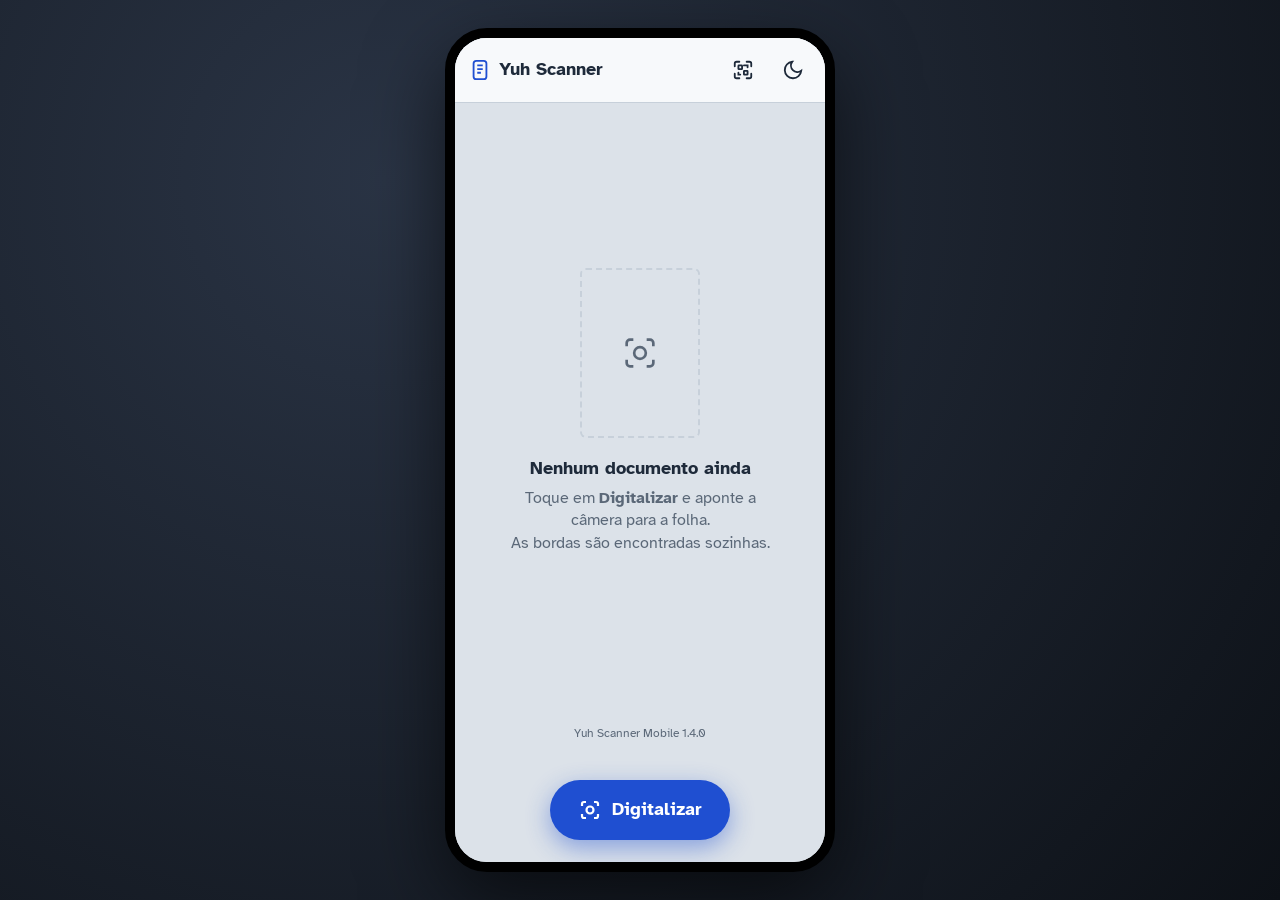
<file: index.html>
<!doctype html>
<html lang="pt-BR">
<head>
<meta charset="utf-8">
<meta name="viewport" content="width=device-width, initial-scale=1, user-scalable=no">
<meta name="theme-color" content="#1F4FD1">
<meta name="description" content="Digitalize documentos com a câmera do celular: a folha sai endireitada, limpa e em PDF.">
<meta name="apple-mobile-web-app-capable" content="yes">
<meta name="mobile-web-app-capable" content="yes">
<meta name="apple-mobile-web-app-status-bar-style" content="default">
<meta name="apple-mobile-web-app-title" content="Yuh Scanner">
<title>Yuh Scanner</title>
<link rel="manifest" href="manifest.webmanifest">
<link rel="icon" href="icones/icone-32.png" sizes="32x32">
<link rel="apple-touch-icon" href="icones/apple-touch-icon.png">
<link rel="stylesheet" href="css/app.css">
</head>
<body>
<div class="celular" id="celular">

  <!-- ===== início ===== -->
  <section class="tela" id="tInicio">
    <header class="barra barra-normal">
      <h1><svg width="22" height="22" viewBox="0 0 24 24" fill="none" stroke="currentColor" stroke-width="2" aria-hidden="true"><rect x="5" y="2" width="14" height="20" rx="3"/><path d="M9 7h6M9 11h6M9 15h4"/></svg>Yuh Scanner</h1>
      <button class="ic" id="bQr" aria-label="Ler QR Code do PC (conectar ao PC)"><svg width="22" height="22" viewBox="0 0 24 24" fill="none" stroke="currentColor" stroke-width="2" stroke-linecap="round" aria-hidden="true"><path d="M3 8V5a2 2 0 0 1 2-2h3M16 3h3a2 2 0 0 1 2 2v3M21 16v3a2 2 0 0 1-2 2h-3M8 21H5a2 2 0 0 1-2-2v-3"/><rect x="7" y="7" width="4" height="4" rx=".5"/><rect x="13" y="13" width="4" height="4" rx=".5"/><path d="M13 7h4v2M7 15v2h2"/></svg></button>
      <button class="ic" id="bTema" aria-label="Trocar tema claro/escuro"><svg width="22" height="22" viewBox="0 0 24 24" fill="none" stroke="currentColor" stroke-width="2" aria-hidden="true"><path d="M21 12.8A9 9 0 1 1 11.2 3a7 7 0 0 0 9.8 9.8z"/></svg></button>
    </header>
    <header class="barra barra-sel" id="barraSel">
      <button class="ic" id="sSair" aria-label="Cancelar seleção"><svg width="22" height="22" viewBox="0 0 24 24" fill="none" stroke="currentColor" stroke-width="2.4" aria-hidden="true"><path d="M6 6l12 12M18 6L6 18"/></svg></button>
      <b id="sConta">1 selecionado</b>
      <button class="ic" id="sTudo" aria-label="Selecionar tudo"><svg width="22" height="22" viewBox="0 0 24 24" fill="none" stroke="currentColor" stroke-width="2" aria-hidden="true"><rect x="3" y="3" width="18" height="18" rx="3"/><path d="M8 12l3 3 5-6"/></svg></button>
    </header>
    <div class="lista" id="lista"></div>
    <div class="acoes-sel" id="acoesSel">
      <button data-a="compartilhar"><svg width="24" height="24" viewBox="0 0 24 24" fill="none" stroke="currentColor" stroke-width="2" aria-hidden="true"><circle cx="18" cy="5" r="3"/><circle cx="6" cy="12" r="3"/><circle cx="18" cy="19" r="3"/><path d="M8.6 13.5l6.8 4M15.4 6.5l-6.8 4"/></svg>Compartilhar</button>
      <button data-a="pc"><svg width="24" height="24" viewBox="0 0 24 24" fill="none" stroke="currentColor" stroke-width="2" aria-hidden="true"><rect x="2" y="4" width="20" height="13" rx="2"/><path d="M8 21h8M12 17v4"/></svg>Levar ao PC</button>
      <button data-a="juntar"><svg width="24" height="24" viewBox="0 0 24 24" fill="none" stroke="currentColor" stroke-width="2" aria-hidden="true"><rect x="3" y="3" width="10" height="13" rx="2"/><rect x="11" y="8" width="10" height="13" rx="2"/></svg>Juntar</button>
      <button data-a="baixar"><svg width="24" height="24" viewBox="0 0 24 24" fill="none" stroke="currentColor" stroke-width="2" aria-hidden="true"><path d="M12 3v12M7 10l5 5 5-5M5 21h14"/></svg>Baixar</button>
      <button data-a="excluir" class="perigo"><svg width="24" height="24" viewBox="0 0 24 24" fill="none" stroke="currentColor" stroke-width="2" aria-hidden="true"><path d="M4 7h16M9 7V4h6v3M6 7l1 13h10l1-13"/></svg>Excluir</button>
    </div>
    <button class="fab" id="bDigitalizar"><svg width="24" height="24" viewBox="0 0 24 24" fill="none" stroke="currentColor" stroke-width="2.2" aria-hidden="true"><path d="M4 8V6a2 2 0 0 1 2-2h2M16 4h2a2 2 0 0 1 2 2v2M20 16v2a2 2 0 0 1-2 2h-2M8 20H6a2 2 0 0 1-2-2v-2"/><circle cx="12" cy="12" r="3.5"/></svg>Digitalizar</button>
  </section>

  <!-- ===== câmera ===== -->
  <section class="tela camera" id="tCamera" hidden>
    <div class="visor" id="visor">
      <video id="video" playsinline muted autoplay hidden></video>
      <canvas class="cena" id="cena" hidden></canvas>
      <svg class="contorno" id="contorno"><polygon points=""/></svg>
      <div class="cam-topo">
        <button class="ic" id="camFechar" aria-label="Fechar câmera"><svg width="24" height="24" viewBox="0 0 24 24" fill="none" stroke="currentColor" stroke-width="2.4" aria-hidden="true"><path d="M6 6l12 12M18 6L6 18"/></svg></button>
        <span style="flex:1"></span>
        <button class="pilula" id="camAuto" aria-pressed="true" title="Tira a foto sozinho quando a folha fica parada">Auto</button>
        <button class="ic" id="camFlash" aria-label="Flash" aria-pressed="false" hidden><svg width="22" height="22" viewBox="0 0 24 24" fill="none" stroke="currentColor" stroke-width="2" aria-hidden="true"><path d="M13 2L4 14h7l-1 8 9-12h-7z"/></svg></button>
      </div>
      <div class="cam-dica" id="camDica">Abrindo a câmera…</div>
      <div class="flash" id="flash"></div>
      <div class="cam-erro" id="camErro" hidden><div><b>Não consegui abrir a câmera</b><span id="camErroTxt">Libere o acesso à câmera para este app nas configurações do navegador.</span><br><button class="btn principal" id="camGaleria2">Escolher foto da galeria</button></div></div>
    </div>
    <div class="cam-base">
      <button class="pilha" id="camPilha" aria-label="Ver páginas tiradas" hidden><img id="camPilhaImg" alt=""><span id="camPilhaN">0</span></button>
      <span id="camPilhaVazia" style="justify-self:start"></span>
      <button class="disparo" id="camDisparo" aria-label="Tirar foto"><i></i></button>
      <button class="galeria" id="camGaleria"><svg width="26" height="26" viewBox="0 0 24 24" fill="none" stroke="currentColor" stroke-width="2" aria-hidden="true"><rect x="3" y="3" width="18" height="18" rx="3"/><circle cx="9" cy="9" r="2"/><path d="M21 15l-5-5L5 21"/></svg>Galeria</button>
      <input type="file" id="arqGaleria" accept="image/*" multiple hidden>
    </div>
  </section>

  <!-- ===== ajustar bordas ===== -->
  <section class="tela bordas" id="tBordas" hidden>
    <header class="barra">
      <button class="ic" id="bordVoltar" aria-label="Voltar" style="color:#fff"><svg width="24" height="24" viewBox="0 0 24 24" fill="none" stroke="currentColor" stroke-width="2.4" aria-hidden="true"><path d="M15 5l-7 7 7 7"/></svg></button>
      <h1 style="font-size:17px" id="bordTitulo">Ajustar bordas</h1>
      <button class="link" id="bordTudo" style="color:#7FA2FF">Folha toda</button>
    </header>
    <div class="palco" id="palco"><div class="quadro" id="quadro"><canvas id="bordCanvas"></canvas><svg id="bordSvg"><polygon points=""/></svg></div></div>
    <div class="dica-b">Arraste as bolinhas até os cantos da folha</div>
    <div class="bordas-base" id="bordBaseNova">
      <button class="btn escuro" id="bordRefazer">Refazer</button>
      <button class="btn escuro" id="bordMais">+ Outra página</button>
      <button class="btn principal claro" id="bordConcluir">Concluir</button>
    </div>
    <div class="bordas-base" id="bordBaseEdit" hidden>
      <button class="btn escuro" id="bordCancelar">Cancelar</button>
      <button class="btn principal claro" id="bordAplicar">Aplicar</button>
    </div>
  </section>

  <!-- ===== documento ===== -->
  <section class="tela" id="tDoc" hidden>
    <header class="barra">
      <button class="ic" id="docVoltar" aria-label="Voltar para o início"><svg width="24" height="24" viewBox="0 0 24 24" fill="none" stroke="currentColor" stroke-width="2.4" aria-hidden="true"><path d="M15 5l-7 7 7 7"/></svg></button>
      <button class="titulo" id="docTitulo"><b id="docNome"></b><small id="docInfo"></small></button>
      <button class="ic" id="docGrade" aria-label="Organizar páginas"><svg width="22" height="22" viewBox="0 0 24 24" fill="none" stroke="currentColor" stroke-width="2" aria-hidden="true"><rect x="3" y="3" width="7" height="7" rx="1"/><rect x="14" y="3" width="7" height="7" rx="1"/><rect x="3" y="14" width="7" height="7" rx="1"/><rect x="14" y="14" width="7" height="7" rx="1"/></svg></button>
      <button class="ic" id="docMenu" aria-label="Mais opções"><svg width="22" height="22" viewBox="0 0 24 24" fill="currentColor" aria-hidden="true"><circle cx="12" cy="5" r="2"/><circle cx="12" cy="12" r="2"/><circle cx="12" cy="19" r="2"/></svg></button>
    </header>
    <div class="carrossel" id="carrossel"></div>
    <div class="indic" id="indic"></div>
    <div class="filtros" id="filtros"></div>
    <nav class="ferramentas">
      <button class="ferr" id="fAdd"><svg width="24" height="24" viewBox="0 0 24 24" fill="none" stroke="currentColor" stroke-width="2" aria-hidden="true"><rect x="4" y="3" width="13" height="17" rx="2"/><path d="M19 9v10a2 2 0 0 1-2 2H8"/><path d="M10.5 8v7M7 11.5h7"/></svg>Página</button>
      <button class="ferr" id="fBordas"><svg width="24" height="24" viewBox="0 0 24 24" fill="none" stroke="currentColor" stroke-width="2" aria-hidden="true"><path d="M6 2v14a2 2 0 0 0 2 2h14"/><path d="M18 22V8a2 2 0 0 0-2-2H2"/></svg>Bordas</button>
      <button class="ferr" id="fGirar"><svg width="24" height="24" viewBox="0 0 24 24" fill="none" stroke="currentColor" stroke-width="2" aria-hidden="true"><path d="M21 12a9 9 0 1 1-3-6.7L21 8"/><path d="M21 3v5h-5"/></svg>Girar</button>
      <button class="ferr" id="fRefazer"><svg width="24" height="24" viewBox="0 0 24 24" fill="none" stroke="currentColor" stroke-width="2" aria-hidden="true"><path d="M4 8V6a2 2 0 0 1 2-2h2M16 4h2a2 2 0 0 1 2 2v2M20 16v2a2 2 0 0 1-2 2h-2M8 20H6a2 2 0 0 1-2-2v-2"/><circle cx="12" cy="12" r="3.5"/></svg>Refazer</button>
      <button class="ferr perigo" id="fExcluir"><svg width="24" height="24" viewBox="0 0 24 24" fill="none" stroke="currentColor" stroke-width="2" aria-hidden="true"><path d="M3 6h18M8 6V4h8v2M6 6l1 14h10l1-14"/></svg>Excluir</button>
    </nav>
    <div class="acao-base"><button class="btn principal" id="bSalvar" style="width:100%"><svg width="20" height="20" viewBox="0 0 24 24" fill="none" stroke="currentColor" stroke-width="2.2" aria-hidden="true"><path d="M12 3v12M7 10l5 5 5-5"/><path d="M5 21h14"/></svg>Salvar ou enviar</button></div>
  </section>

  <!-- ===== organizar ===== -->
  <section class="tela" id="tGrade" hidden>
    <header class="barra">
      <button class="ic" id="gradeVoltar" aria-label="Voltar"><svg width="24" height="24" viewBox="0 0 24 24" fill="none" stroke="currentColor" stroke-width="2.4" aria-hidden="true"><path d="M15 5l-7 7 7 7"/></svg></button>
      <h1 style="font-size:17px">Organizar páginas</h1>
      <button class="link" id="gradePronto">Pronto</button>
    </header>
    <div class="grade" id="grade"></div>
    <div class="dica-g">Segure e arraste para mudar a ordem · toque para abrir</div>
  </section>

  <!-- ===== vários arquivos ===== -->
  <section class="tela" id="tSep" hidden>
    <header class="barra">
      <button class="ic" id="sepVoltar" aria-label="Voltar"><svg width="24" height="24" viewBox="0 0 24 24" fill="none" stroke="currentColor" stroke-width="2.4" aria-hidden="true"><path d="M15 5l-7 7 7 7"/></svg></button>
      <div class="titulo" style="padding:6px"><b>Vários arquivos</b><small id="sepSub"></small></div>
      <button class="ic" id="sepMais" aria-label="Mais opções"><svg width="22" height="22" viewBox="0 0 24 24" fill="currentColor" aria-hidden="true"><circle cx="12" cy="5" r="2"/><circle cx="12" cy="12" r="2"/><circle cx="12" cy="19" r="2"/></svg></button>
    </header>
    <div class="sep-topo">
      <div class="seg" role="group" aria-label="Formato"><button id="vPdf" aria-pressed="true">PDF</button><button id="vJpg" aria-pressed="false">JPG</button></div>
      <p class="dica-sep">Toque na <b>✂</b> entre duas páginas para separar. Cada cartão vira um arquivo.</p>
    </div>
    <div class="sep-lista" id="sepLista"></div>
    <div class="sep-base">
      <div class="resumo" id="resumo"></div>
      <div class="linha-btn">
        <button class="btn" id="bBaixarV"><svg width="20" height="20" viewBox="0 0 24 24" fill="none" stroke="currentColor" stroke-width="2.2" aria-hidden="true"><path d="M12 3v12M7 10l5 5 5-5"/><path d="M5 21h14"/></svg>Salvar</button>
        <button class="btn principal" id="bEnviarV"><svg width="20" height="20" viewBox="0 0 24 24" fill="none" stroke="currentColor" stroke-width="2.2" aria-hidden="true"><circle cx="18" cy="5" r="3"/><circle cx="6" cy="12" r="3"/><circle cx="18" cy="19" r="3"/><path d="M8.6 13.5l6.8 4M15.4 6.5l-6.8 4"/></svg><span id="txtEnviar">Enviar</span></button>
      </div>
    </div>
  </section>

  <!-- ===== página grande ===== -->
  <div class="zoom" id="zoom" hidden>
    <header class="barra escura"><button class="ic" id="zFechar" aria-label="Fechar" style="color:#fff"><svg width="24" height="24" viewBox="0 0 24 24" fill="none" stroke="currentColor" stroke-width="2.4" aria-hidden="true"><path d="M6 6l12 12M18 6L6 18"/></svg></button><h1 id="zTit" style="font-size:16px;color:#fff"></h1></header>
    <div class="z-img"><img id="zImg" alt=""></div>
  </div>

  <div class="aviso" id="aviso" role="status"></div>
</div>
<script type="module" src="js/app.js"></script>
</body>
</html>
</file>
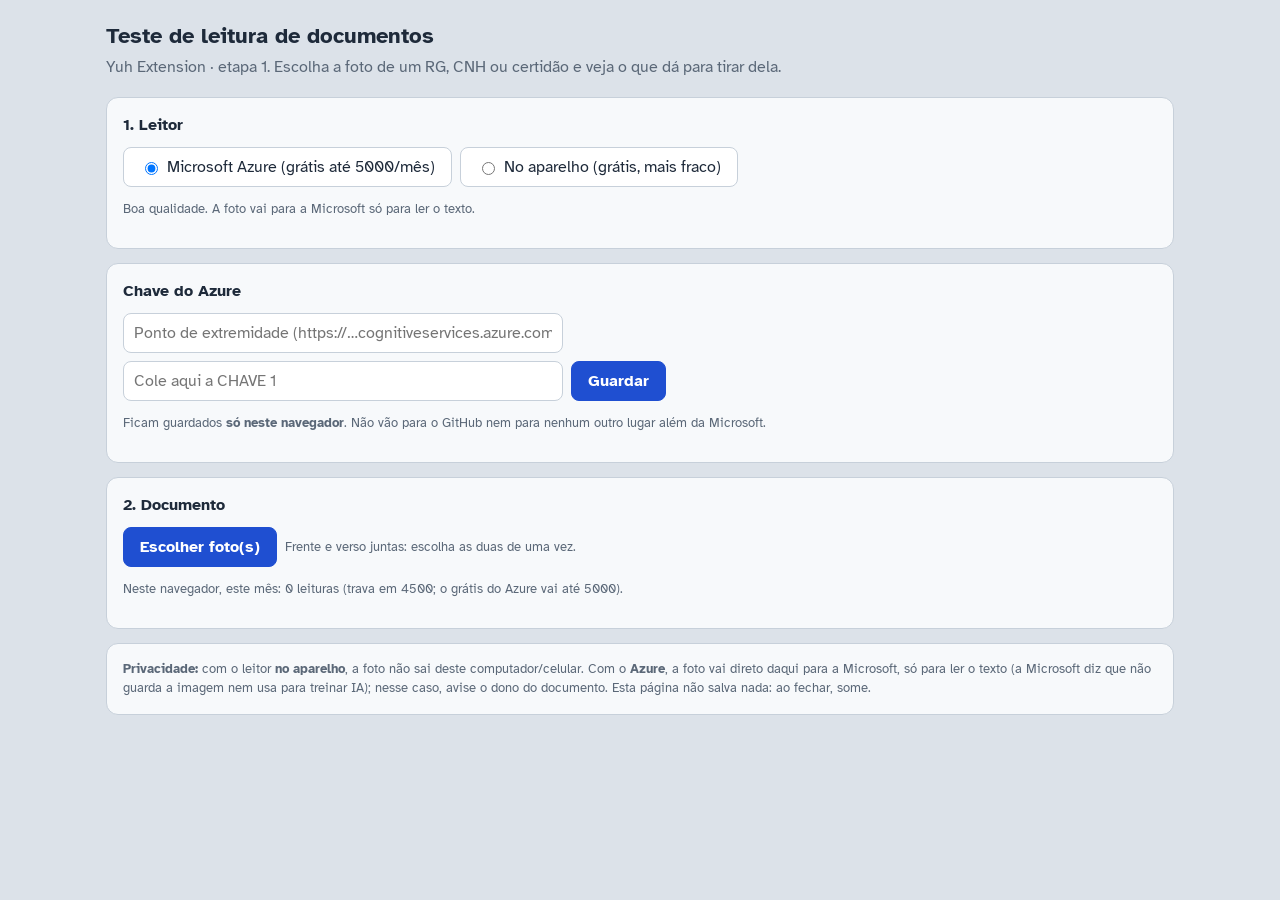
<file: docs/teste-leitura/index.html>
<!doctype html>
<html lang="pt-BR">
<head>
<meta charset="utf-8">
<meta name="viewport" content="width=device-width, initial-scale=1">
<meta name="robots" content="noindex">
<title>Teste de leitura · Yuh</title>
<style>
@font-face{font-family:"Atkinson Hyperlegible";font-weight:400;src:url(../../fontes/atkinson-hyperlegible-latin-400-normal.woff2) format("woff2")}
@font-face{font-family:"Atkinson Hyperlegible";font-weight:700;src:url(../../fontes/atkinson-hyperlegible-latin-700-normal.woff2) format("woff2")}
:root{--mesa:#DCE2E9;--painel:#F7F9FB;--papel:#FFFFFF;--tinta:#1E2A3A;--tinta-2:#5B6878;--linha:#C7D0DA;--caneta:#1F4FD1;--caneta-suave:#E3EAFB;--livre:#1E8A4C;--livre-f:#E5F4EB;--ocupado:#B7791F;--ocupado-f:#FFF4D6;--carimbo:#B42318;--fonte:"Atkinson Hyperlegible",system-ui,-apple-system,"Segoe UI",sans-serif}
@media (prefers-color-scheme:dark){:root:not([data-theme="light"]){--mesa:#1B222C;--painel:#242D39;--papel:#2B3542;--tinta:#E6EBF1;--tinta-2:#9AA7B6;--linha:#384455;--caneta:#7FA2FF;--caneta-suave:#2C3A57;--livre:#4CC283;--livre-f:#1F3A2C;--ocupado:#E3A948;--ocupado-f:#3D3220;--carimbo:#FF7A6E}}
*{box-sizing:border-box}
[hidden]{display:none!important}
body{margin:0;font-family:var(--fonte);background:var(--mesa);color:var(--tinta);line-height:1.45}
main{max-width:1100px;margin:0 auto;padding:20px 16px 60px}
h1{font-size:22px;margin:0 0 4px}
.sub{color:var(--tinta-2);margin:0 0 18px}
.cartao{background:var(--painel);border:1px solid var(--linha);border-radius:12px;padding:16px;margin-bottom:14px}
.cartao h2{font-size:16px;margin:0 0 10px}
input[type=password],input[type=text]{width:100%;max-width:440px;height:40px;border:1px solid var(--linha);border-radius:8px;padding:0 10px;background:var(--papel);color:var(--tinta);font:inherit}
button,.botao{font:inherit;height:40px;padding:0 16px;border-radius:8px;border:1px solid var(--linha);background:var(--papel);color:var(--tinta);cursor:pointer;display:inline-flex;align-items:center;gap:6px}
.principal{background:var(--caneta);border-color:var(--caneta);color:#fff;font-weight:700}
.linha{display:flex;gap:8px;flex-wrap:wrap;align-items:center}
.peq{font-size:13px;color:var(--tinta-2)}
.ok{color:var(--livre)} .erro{color:var(--carimbo)}
ol{margin:6px 0 0;padding-left:20px} ol li{margin:3px 0}
.res{display:grid;grid-template-columns:minmax(0,1fr) minmax(0,1.2fr);gap:14px}
@media (max-width:760px){.res{grid-template-columns:1fr}}
.fotos{display:flex;gap:8px;flex-wrap:wrap}
.fotos img{max-width:100%;max-height:320px;border-radius:8px;border:1px solid var(--linha);background:#fff}
.tipo{display:inline-block;font-size:12px;font-weight:700;padding:2px 10px;border-radius:999px;background:var(--caneta-suave);color:var(--caneta);margin-left:6px}
.campo{display:grid;grid-template-columns:170px 1fr;gap:8px;align-items:start;padding:8px 10px;border-radius:8px;margin-bottom:4px;border-left:4px solid transparent}
@media (max-width:480px){.campo{grid-template-columns:1fr;gap:2px}}
.campo span{font-size:13px;color:var(--tinta-2);padding-top:2px}
.campo b{word-break:break-word}
.campo small{display:block;font-size:12px;font-weight:400;color:var(--ocupado)}
.campo.s-ok{background:var(--livre-f);border-left-color:var(--livre)}
.campo.s-duvida{background:var(--ocupado-f);border-left-color:var(--ocupado)}
.campo.s-falta b{color:var(--tinta-2);font-weight:400;font-style:italic}
details{margin-top:10px} summary{cursor:pointer;color:var(--caneta)}
pre{white-space:pre-wrap;font-size:12px;background:var(--papel);border:1px solid var(--linha);border-radius:8px;padding:10px;max-height:340px;overflow:auto}
.legenda{display:flex;gap:14px;flex-wrap:wrap;font-size:13px;color:var(--tinta-2);margin:4px 0 10px}
.legenda i{display:inline-block;width:10px;height:10px;border-radius:3px;margin-right:5px;vertical-align:-1px}
.lendo{display:flex;align-items:center;gap:10px;color:var(--tinta-2)}
.giro{width:20px;height:20px;border:3px solid var(--caneta-suave);border-top-color:var(--caneta);border-radius:50%;animation:g 1s linear infinite}
@keyframes g{to{transform:rotate(360deg)}}
</style>
</head>
<body>
<main>
  <h1>Teste de leitura de documentos</h1>
  <p class="sub">Yuh Extension · etapa 1. Escolha a foto de um RG, CNH ou certidão e veja o que dá para tirar dela.</p>

  <section class="cartao">
    <h2>1. Leitor</h2>
    <div class="linha">
      <label class="botao"><input type="radio" name="motor" value="azure" checked> Microsoft Azure (grátis até 5000/mês)</label>
      <label class="botao"><input type="radio" name="motor" value="local"> No aparelho (grátis, mais fraco)</label>
    </div>
    <p class="peq" id="motorDica"></p>
  </section>

  <section class="cartao" id="cChave" hidden>
    <h2>Chave do Azure</h2>
    <div id="semChave">
      <div class="linha" style="margin-bottom:8px"><input type="text" id="ponto" placeholder="Ponto de extremidade (https://…cognitiveservices.azure.com/)" autocomplete="off"></div>
      <div class="linha"><input type="password" id="chave" placeholder="Cole aqui a CHAVE 1" autocomplete="off"><button class="principal" id="salvar">Guardar</button></div>
      <p class="peq">Ficam guardados <b>só neste navegador</b>. Não vão para o GitHub nem para nenhum outro lugar além da Microsoft.</p>
    </div>
    <div id="comChave" hidden class="linha"><span class="ok">✓ Azure guardado neste navegador</span><button id="esquecer">Esquecer a chave</button></div>
  </section>

  <section class="cartao">
    <h2>2. Documento</h2>
    <div class="linha">
      <label class="botao principal">Escolher foto(s)<input type="file" id="arq" accept="image/*" multiple hidden></label>
      <span class="peq">Frente e verso juntas: escolha as duas de uma vez.</span>
    </div>
    <p class="peq" id="conta"></p>
  </section>

  <div id="saida"></div>

  <section class="cartao peq">
    <b>Privacidade:</b> com o leitor <b>no aparelho</b>, a foto não sai deste computador/celular. Com o <b>Azure</b>, a foto vai direto daqui para a Microsoft, só para ler o texto (a Microsoft diz que não guarda a imagem nem usa para treinar IA); nesse caso, avise o dono do documento. Esta página não salva nada: ao fechar, some.
  </section>
</main>

<script type="module">
import { lerDocumento } from "./ler.js?v=6";
const $ = id => document.getElementById(id);
const K = "yuh-azure-chave", P = "yuh-azure-ponto", C = "yuh-azure-conta", LIMITE = 4500;
const ler = k => { try { return localStorage.getItem(k); } catch { return null; } };
const gravar = (k, v) => { try { v == null ? localStorage.removeItem(k) : localStorage.setItem(k, v); } catch {} };
const esc = s => String(s).replace(/[&<>"]/g, c => ({ "&": "&amp;", "<": "&lt;", ">": "&gt;", '"': "&quot;" }[c]));

function mostrarChave(){ const tem = !!ler(K); $("semChave").hidden = tem; $("comChave").hidden = !tem; }
$("salvar").onclick = () => {
  const v = $("chave").value.trim(), pt = $("ponto").value.trim().replace(/\/+$/, "");
  if (!/^https:\/\/[\w.-]+\.(cognitiveservices\.azure\.com|api\.cognitive\.microsoft\.com)$/.test(pt)) return alert("O ponto de extremidade não parece certo. Ele começa com https:// e termina com cognitiveservices.azure.com");
  if (!/^[\w]{20,}$/.test(v)) return alert("A chave não parece certa. Copie a CHAVE 1 inteira.");
  gravar(K, v); gravar(P, pt); $("chave").value = ""; $("ponto").value = ""; mostrarChave();
};
$("esquecer").onclick = () => { gravar(K, null); gravar(P, null); mostrarChave(); };
mostrarChave();

const motor = () => document.querySelector('input[name="motor"]:checked').value;
function mostrarMotor(){
  const g = motor() === "azure"; $("cChave").hidden = !g; $("conta").hidden = !g;
  $("motorDica").textContent = g ? "Boa qualidade. A foto vai para a Microsoft só para ler o texto." : "Lê aqui mesmo, sem internet depois da primeira vez. Bem mais fraco com identidades.";
}
document.querySelectorAll('input[name="motor"]').forEach(r => r.onchange = mostrarMotor);
mostrarMotor();

// ---------- leitor no aparelho (Tesseract, o mesmo do "Sugerir nome") ----------
const ocrUrl = q => new URL("../../ocr/" + q, location.href).href;
let worker = null;
async function obterWorker(aviso){
  if (worker) return worker;
  if (!window.Tesseract){
    aviso("Baixando o leitor (só na primeira vez)…");
    await new Promise((ok, falha) => { const s = document.createElement("script"); s.src = ocrUrl("tesseract.min.js"); s.onload = ok; s.onerror = () => falha(new Error("O leitor não carregou (sem internet?)")); document.head.append(s); });
  }
  worker = await window.Tesseract.createWorker("por", 1, { workerPath: ocrUrl("worker.min.js"), corePath: ocrUrl("core"), langPath: ocrUrl("lang"), gzip: true, cacheMethod: "none", workerBlobURL: false });
  return worker;
}
// cinza + contraste esticado, e tamanho bom para o leitor
async function prepararLocal(arquivo, giro){
  const bmp = await createImageBitmap(arquivo);
  const k = Math.min(2, 2200 / Math.max(bmp.width, bmp.height));
  const w = Math.round(bmp.width * k), h = Math.round(bmp.height * k);
  const c = document.createElement("canvas"), g = c.getContext("2d");
  if (giro % 180){ c.width = h; c.height = w; } else { c.width = w; c.height = h; }
  g.translate(c.width / 2, c.height / 2); g.rotate(giro * Math.PI / 180); g.drawImage(bmp, -w / 2, -h / 2, w, h); bmp.close?.();
  const im = g.getImageData(0, 0, c.width, c.height), d = im.data, hist = new Uint32Array(256);
  for (let i = 0; i < d.length; i += 4){ const y = (d[i] * 299 + d[i + 1] * 587 + d[i + 2] * 114) / 1000 | 0; d[i] = y; hist[y]++; }
  const tot = d.length / 4; let lo = 0, hi = 255, a = 0;
  while (lo < 255 && (a += hist[lo]) < tot * 0.01) lo++; a = 0;
  while (hi > 0 && (a += hist[hi]) < tot * 0.01) hi--;
  const esc2 = 255 / Math.max(1, hi - lo);
  for (let i = 0; i < d.length; i += 4){ const v = Math.max(0, Math.min(255, (d[i] - lo) * esc2)); d[i] = d[i + 1] = d[i + 2] = v; }
  g.setTransform(1, 0, 0, 1, 0, 0); g.putImageData(im, 0, 0);
  return c;
}
async function lerLocal(arquivo, aviso){
  const w = await obterWorker(aviso);
  let melhor = null;
  for (const giro of [0, 90, 270, 180]){ // foto de lado: tenta girar e fica com a leitura mais confiante
    aviso(giro ? `Tentando a foto girada (${giro}°)…` : "Lendo…");
    const c = await prepararLocal(arquivo, giro);
    const { data } = await w.recognize(c, {}, { blocks: true, text: true });
    c.width = c.height = 0;
    const palavras = []; for (const b of data.blocks || []) for (const p of b.paragraphs || []) for (const l of p.lines || []) for (const x of l.words || []) if (x.text.trim()) palavras.push(x);
    const boas = palavras.filter(x => x.confidence >= 60 && /[\p{L}\d]{2}/u.test(x.text)).length;
    if (!melhor || boas > melhor.boas) melhor = { boas, data, palavras, giro };
    if (boas >= 25 && melhor.giro === giro) break; // já leu bem, não precisa girar
  }
  const conf = new Map();
  for (const x of melhor.palavras){ const t = x.text.normalize("NFD").replace(/[\u0300-\u036f]/g, "").toUpperCase().replace(/[^A-Z0-9]/g, ""); if (t) conf.set(t, Math.min(conf.get(t) ?? 1, x.confidence / 100)); }
  return { text: melhor.data.text || "", conf };
}

// contador do mês (o Azure dá 5000 leituras grátis por mês)
const mes = () => new Date().toISOString().slice(0, 7);
function conta(mais = 0){
  let c = {}; try { c = JSON.parse(ler(C) || "{}"); } catch {}
  if (c.mes !== mes()) c = { mes: mes(), n: 0 };
  c.n += mais; gravar(C, JSON.stringify(c));
  $("conta").textContent = `Neste navegador, este mês: ${c.n} leituras (trava em ${LIMITE}; o grátis do Azure vai até 5000).`;
  return c.n;
}
conta();

// reduz a foto (mais rápido e dentro do limite do Azure)
async function preparar(arquivo){
  const bmp = await createImageBitmap(arquivo);
  const k = Math.min(1, 2400 / Math.max(bmp.width, bmp.height));
  const c = document.createElement("canvas"); c.width = Math.round(bmp.width * k); c.height = Math.round(bmp.height * k);
  c.getContext("2d").drawImage(bmp, 0, 0, c.width, c.height); bmp.close?.();
  const url = c.toDataURL("image/jpeg", 0.9); c.width = c.height = 0;
  return url;
}

// Azure AI Vision (Image Analysis 4.0, "read"): devolve linhas com posição; remonta as linhas
// lado a lado na mesma "linha" do texto, que é como o entendedor (ler.js) espera.
async function azure(dataUrl){
  const blob = await (await fetch(dataUrl)).blob();
  let r;
  try {
    r = await fetch(ler(P) + "/computervision/imageanalysis:analyze?api-version=2024-02-01&features=read", {
      method: "POST", headers: { "Ocp-Apim-Subscription-Key": ler(K), "Content-Type": "application/octet-stream" }, body: blob,
    });
  } catch { throw new Error("Não consegui falar com o Azure (sem internet, ou o ponto de extremidade está errado)."); }
  const j = await r.json().catch(() => ({}));
  if (!r.ok) throw new Error(explicar(j.error, r.status));
  const linhas = [];
  for (const b of j.readResult?.blocks || []) for (const l of b.lines || []){
    const ys = l.boundingPolygon.map(p => p.y), xs = l.boundingPolygon.map(p => p.x);
    linhas.push({ text: l.text, words: l.words || [], y: (Math.min(...ys) + Math.max(...ys)) / 2, h: Math.max(...ys) - Math.min(...ys), x: Math.min(...xs) });
  }
  linhas.sort((a, b) => a.y - b.y);
  const filas = [];
  for (const l of linhas){ const f = filas[filas.length - 1]; if (f && Math.abs(f.y - l.y) < Math.min(f.h, l.h) * 0.6) f.itens.push(l); else filas.push({ y: l.y, h: l.h, itens: [l] }); }
  const texto = filas.map(f => f.itens.sort((a, b) => a.x - b.x).map(l => l.text).join("  ")).join("\n");
  const conf = new Map();
  for (const l of linhas) for (const w of l.words){ const t = w.text.normalize("NFD").replace(/[\u0300-\u036f]/g, "").toUpperCase().replace(/[^A-Z0-9]/g, ""); if (t) conf.set(t, Math.min(conf.get(t) ?? 1, w.confidence)); }
  return { text: texto, conf };
}
function explicar(e, st){
  const m = (e && e.message) || "";
  if (st === 401) return "O Azure recusou a chave. Confira se copiou a CHAVE 1 inteira e o ponto de extremidade certo.";
  if (st === 404) return "Ponto de extremidade errado (ou a região não tem esse leitor).";
  if (st === 429) return "Muitas leituras seguidas (o grátis aceita 20 por minuto) ou acabou a cota do mês. Espere um pouco.";
  if (st === 403) return "O Azure bloqueou (cota do mês acabou ou assinatura desativada). " + m;
  return `O Azure respondeu com erro (${st}). ${m}`;
}

$("arq").onchange = async () => {
  const fs = [...$("arq").files]; $("arq").value = ""; if (!fs.length) return;
  const local = motor() === "local";
  if (!local && !ler(K)) return alert("Primeiro guarde o ponto de extremidade e a chave do Azure.");
  if (!local && conta() + fs.length > LIMITE) return alert(`Trava do mês: já foram ${conta()} leituras neste navegador. Para não passar do grátis, as leituras voltam dia 1º.`);
  const box = document.createElement("section"); box.className = "cartao";
  box.innerHTML = `<div class="lendo"><span class="giro"></span>Lendo ${fs.length > 1 ? fs.length + " fotos" : "a foto"}…</div>`;
  $("saida").prepend(box);
  const t0 = performance.now();
  try {
    const urls = await Promise.all(fs.map(preparar));
    let texto, conf = new Map();
    if (local){
      const aviso = t => { const e = box.querySelector(".lendo span:last-child"); if (e) e.textContent = t; };
      box.innerHTML = `<div class="lendo"><span class="giro"></span><span>Lendo…</span></div>`;
      const partes = [];
      for (let i = 0; i < fs.length; i++){ const r = await lerLocal(fs[i], t => aviso((fs.length > 1 ? `Foto ${i + 1} de ${fs.length}: ` : "") + t)); partes.push(r.text); for (const [k, v] of r.conf) conf.set(k, Math.min(conf.get(k) ?? 1, v)); }
      texto = partes.join("\n");
    } else {
      const fts = [];
      for (const u of urls){ fts.push(await azure(u)); conta(1); }
      texto = fts.map(f => f.text || "").join("\n");
      for (const f of fts) for (const [k, v] of f.conf) conf.set(k, Math.min(conf.get(k) ?? 1, v));
    }
    const { tipo, ficha } = lerDocumento(texto, conf);
    const seg = ((performance.now() - t0) / 1000).toFixed(1);
    const n = s => ficha.filter(f => f.situacao === s).length;
    box.innerHTML = `<h2>${esc(fs.map(f => f.name).join(" + "))}<span class="tipo">${esc(tipo)}</span><span class="tipo">${local ? "no aparelho" : "Azure"}</span></h2>
      <p class="peq">Lido em ${seg} s · ${n("ok")} certos, ${n("duvida")} para conferir, ${n("falta")} não achados</p>
      <div class="res">
        <div class="fotos">${urls.map(u => `<img src="${u}" alt="">`).join("")}</div>
        <div>
          <div class="legenda"><span><i style="background:var(--livre)"></i>lido com segurança</span><span><i style="background:var(--ocupado)"></i>conferir</span><span><i style="background:var(--linha)"></i>não achou</span></div>
          ${ficha.map(f => `<div class="campo s-${f.situacao}"><span>${esc(f.rotulo)}</span><b>${f.valor ? esc(f.valor) : "não encontrado"}${f.porque ? `<small>${esc(f.porque)}</small>` : ""}</b></div>`).join("")}
          <details><summary>Ver o texto lido</summary><pre>${esc(texto) || "(nenhum texto)"}</pre></details>
          <details><summary>Copiar para me mandar (sem a foto)</summary><p class="peq">Se algum campo veio errado, me mande este texto. <b>Troque nomes e números reais</b> antes, se o documento não for seu.</p><pre>${esc(JSON.stringify({ tipo, ficha: ficha.map(f => [f.rotulo, f.valor, f.situacao]), texto }, null, 1))}</pre></details>
        </div>
      </div>`;
  } catch (e) {
    box.innerHTML = `<h2>${esc(fs.map(f => f.name).join(" + "))}</h2><p class="erro">${esc(e.message || e)}</p>`;
  }
};
</script>
</body>
</html>
</file>
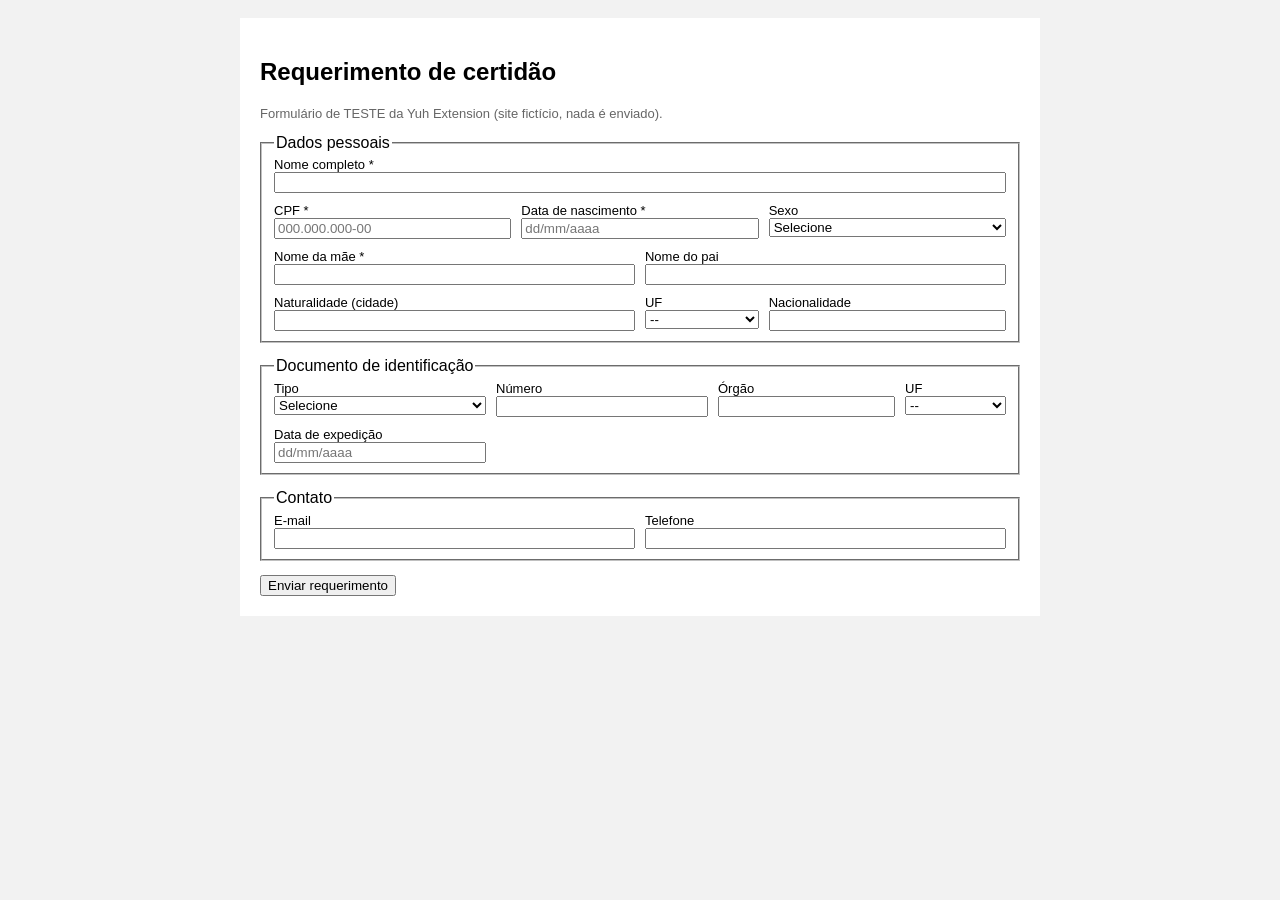
<file: docs/formulario-teste.html>
<!doctype html><html lang="pt-BR"><head><meta charset="utf-8"><title>Portal de Serviços — Requerimento</title>
<style>body{font-family:Arial;background:#f2f2f2;margin:0}.c{max-width:760px;margin:18px auto;background:#fff;padding:20px}fieldset{margin:0 0 14px}.lin{display:grid;grid-template-columns:repeat(6,1fr);gap:10px}label{display:flex;flex-direction:column;font-size:13px}.s2{grid-column:span 2}.s3{grid-column:span 3}.s6{grid-column:span 6}</style></head><body>
<form class="c" id="form" onsubmit="window.enviado=true;return false">
<h2>Requerimento de certidão</h2><p style="color:#666;font-size:13px">Formulário de TESTE da Yuh Extension (site fictício, nada é enviado).</p>
<fieldset><legend>Dados pessoais</legend><div class="lin">
<label class="s6">Nome completo *<input name="txtNomeRequerente"></label>
<label class="s2">CPF *<input name="cpf" placeholder="000.000.000-00"></label>
<label class="s2">Data de nascimento *<input name="dtNasc" placeholder="dd/mm/aaaa"></label>
<label class="s2">Sexo<select name="sexo"><option value="">Selecione</option><option>Feminino</option><option>Masculino</option></select></label>
<label class="s3">Nome da mãe *<input name="nomeMae"></label>
<label class="s3">Nome do pai<input name="nomePai"></label>
<label class="s3">Naturalidade (cidade)<input name="naturalidade"></label>
<label>UF<select name="ufNat"><option value="">--</option><option>BA</option><option>SP</option><option>RJ</option></select></label>
<label class="s2">Nacionalidade<input name="nacionalidade"></label>
</div></fieldset>
<fieldset><legend>Documento de identificação</legend><div class="lin">
<label class="s2">Tipo<select name="tipoDoc"><option value="">Selecione</option><option>RG</option><option>CNH</option><option>Passaporte</option></select></label>
<label class="s2">Número<input name="numDoc"></label>
<label>Órgão<input name="orgao"></label>
<label>UF<select name="ufDoc"><option value="">--</option><option>BA</option><option>SP</option><option>RJ</option></select></label>
<label class="s2">Data de expedição<input name="dtExp" placeholder="dd/mm/aaaa"></label>
</div></fieldset>
<fieldset><legend>Contato</legend><div class="lin"><label class="s3">E-mail<input name="email"></label><label class="s3">Telefone<input name="fone"></label></div></fieldset>
<button type="submit">Enviar requerimento</button>
</form></body></html>
</file>
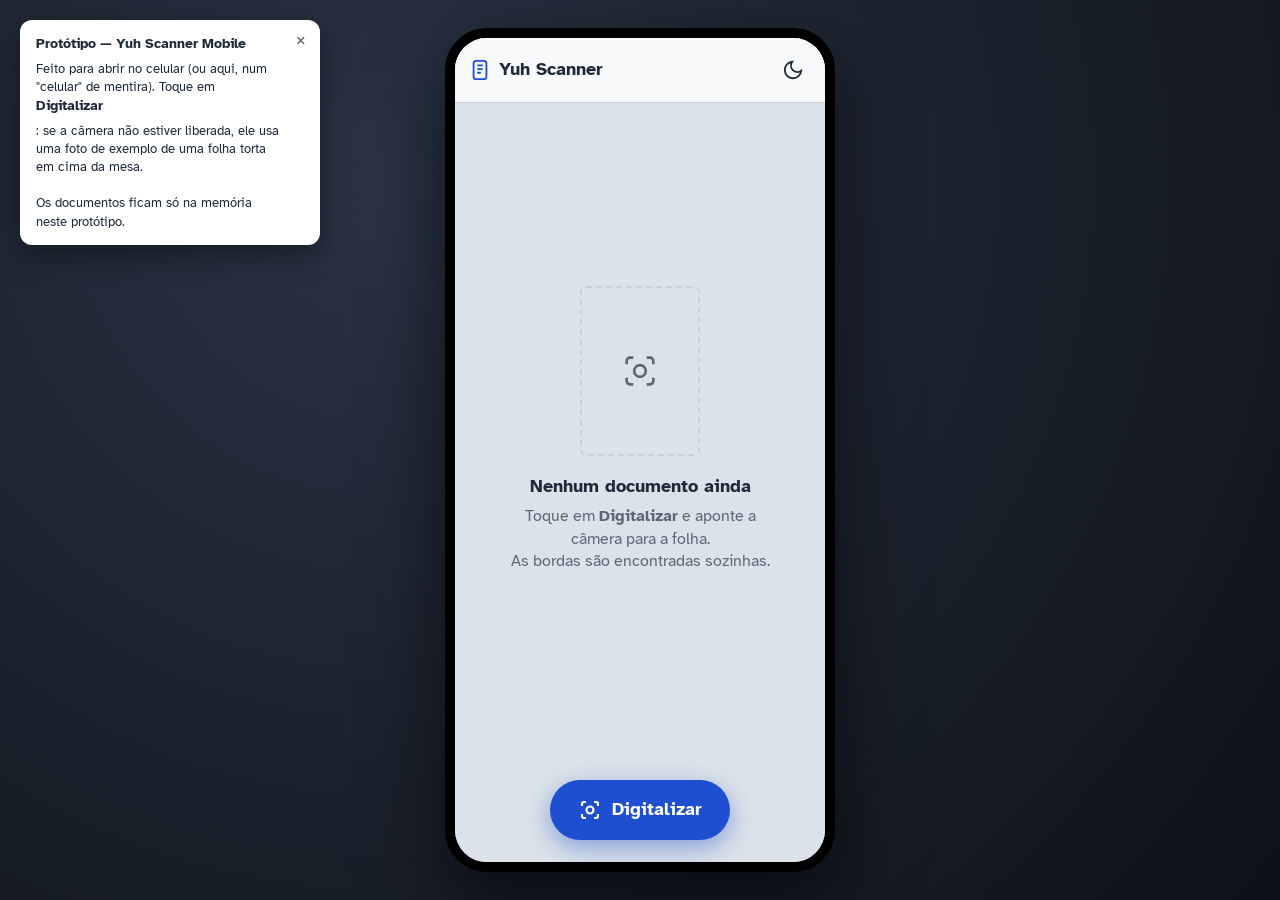
<file: docs/prototipo-mobile.html>
<!doctype html>
<html lang="pt-BR">
<head>
<meta charset="utf-8">
<meta name="viewport" content="width=device-width, initial-scale=1, viewport-fit=cover, user-scalable=no">
<meta name="theme-color" content="#1F4FD1">
<title>Yuh Scanner Mobile · protótipo</title>
<link rel="preconnect" href="https://fonts.googleapis.com">
<link href="https://fonts.googleapis.com/css2?family=Atkinson+Hyperlegible:wght@400;700&display=swap" rel="stylesheet">
<style>
:root{
  --mesa:#DCE2E9; --painel:#F7F9FB; --papel:#FFFFFF; --tinta:#1E2A3A; --tinta-2:#5B6878; --linha:#C7D0DA;
  --caneta:#1F4FD1; --caneta-suave:#E3EAFB; --sobre-caneta:#FFFFFF; --livre:#1E8A4C; --ocupado:#B7791F; --carimbo:#B42318;
  --sombra:0 1px 2px rgba(30,42,58,.18),0 8px 24px rgba(30,42,58,.14);
  --raio:10px; --fonte:"Atkinson Hyperlegible",system-ui,-apple-system,"Segoe UI",sans-serif;
}
@media (prefers-color-scheme:dark){
  :root:not([data-theme="light"]){
    --mesa:#1B222C; --painel:#242D39; --papel:#F2F2EE; --tinta:#E6EBF1; --tinta-2:#9AA7B6; --linha:#384455;
    --caneta:#7FA2FF; --caneta-suave:#2C3A57; --sobre-caneta:#0E1A33; --livre:#4CC283; --ocupado:#E3A948; --carimbo:#FF7A6E;
    --sombra:0 2px 4px rgba(0,0,0,.4),0 12px 32px rgba(0,0,0,.45);
  }
}
:root[data-theme="dark"]{
  --mesa:#1B222C; --painel:#242D39; --papel:#F2F2EE; --tinta:#E6EBF1; --tinta-2:#9AA7B6; --linha:#384455;
  --caneta:#7FA2FF; --caneta-suave:#2C3A57; --sobre-caneta:#0E1A33; --livre:#4CC283; --ocupado:#E3A948; --carimbo:#FF7A6E;
  --sombra:0 2px 4px rgba(0,0,0,.4),0 12px 32px rgba(0,0,0,.45);
}
*{box-sizing:border-box;-webkit-tap-highlight-color:transparent}
[hidden]{display:none!important}
html,body{height:100%;margin:0}
body{font-family:var(--fonte);font-size:16px;line-height:1.4;color:var(--tinta);background:#0d1117;overflow:hidden;overscroll-behavior:none}
button,input{font:inherit;color:inherit}
button{cursor:pointer}
:focus-visible{outline:2px solid var(--caneta);outline-offset:2px}

/* o "celular": tela cheia no celular, moldura no computador */
.celular{position:relative;width:100%;height:100dvh;margin:0 auto;background:var(--mesa);overflow:hidden;display:flex;flex-direction:column}
@media (min-width:600px){
  body{display:grid;place-items:center;background:radial-gradient(circle at 30% 20%,#2a3445,#0d1117)}
  .celular{width:390px;height:min(844px,calc(100dvh - 40px));border-radius:42px;border:10px solid #000;box-shadow:0 30px 80px rgba(0,0,0,.6)}
}
.tela{position:absolute;inset:0;display:flex;flex-direction:column;background:var(--mesa)}

/* barra de cima */
.barra{display:flex;align-items:center;gap:6px;padding:calc(10px + env(safe-area-inset-top)) 10px 10px;background:var(--painel);border-bottom:1px solid var(--linha);min-height:58px}
.barra h1{font-size:18px;margin:0 0 0 4px;flex:1;display:flex;align-items:center;gap:8px;min-width:0}
.barra h1 svg{color:var(--caneta);flex:none}
.barra .titulo{flex:1;min-width:0;text-align:left;border:0;background:none;padding:6px;border-radius:8px;display:flex;flex-direction:column}
.barra .titulo b{white-space:nowrap;overflow:hidden;text-overflow:ellipsis;font-size:16px}
.barra .titulo small{color:var(--tinta-2);font-size:12px}
.ic{width:44px;height:44px;display:grid;place-items:center;border:0;background:none;border-radius:12px;flex:none}
.ic:active{background:var(--caneta-suave)}

/* ---------- início ---------- */
.lista{flex:1;overflow-y:auto;padding:14px 14px 120px;display:flex;flex-direction:column;gap:10px}
.lista h2{font-size:13px;font-weight:400;color:var(--tinta-2);margin:4px 2px}
.doc{display:flex;gap:12px;align-items:center;background:var(--painel);border:1px solid var(--linha);border-radius:14px;padding:10px;text-align:left;width:100%}
.doc:active{background:var(--caneta-suave)}
.doc img{width:52px;height:70px;object-fit:cover;object-position:top;border-radius:4px;background:#fff;box-shadow:0 1px 3px rgba(0,0,0,.25);flex:none}
.doc .inf{flex:1;min-width:0;display:flex;flex-direction:column;gap:2px}
.doc b{white-space:nowrap;overflow:hidden;text-overflow:ellipsis}
.doc small{color:var(--tinta-2);font-size:13px}
.vazio{flex:1;display:grid;place-items:center;text-align:center;color:var(--tinta-2);padding:30px}
.vazio .folha{width:120px;aspect-ratio:210/297;border:2px dashed var(--linha);border-radius:6px;margin:0 auto 18px;display:grid;place-items:center}
.vazio strong{color:var(--tinta);font-size:18px;display:block;margin-bottom:6px}
.fab{position:absolute;left:50%;bottom:calc(22px + env(safe-area-inset-bottom));transform:translateX(-50%);display:flex;align-items:center;gap:10px;height:60px;padding:0 28px;border:0;border-radius:999px;background:var(--caneta);color:var(--sobre-caneta);font-weight:700;font-size:18px;box-shadow:0 8px 24px rgba(31,79,209,.45)}
.fab:active{transform:translateX(-50%) scale(.97)}
.link{border:0;background:none;color:var(--caneta);padding:8px;border-radius:8px;font-size:15px}

/* ---------- câmera ---------- */
.camera{background:#000;color:#fff}
.visor{position:relative;flex:1;overflow:hidden;display:grid;place-items:center}
.visor video,.visor canvas.cena{width:100%;height:100%;object-fit:cover;display:block}
.visor svg.contorno{position:absolute;inset:0;width:100%;height:100%;pointer-events:none}
.contorno polygon{fill:rgba(127,162,255,.18);stroke:#7FA2FF;stroke-width:3;stroke-linejoin:round;animation:pulsa 1.4s ease-in-out infinite}
@keyframes pulsa{50%{fill:rgba(127,162,255,.32)}}
@media (prefers-reduced-motion:reduce){.contorno polygon{animation:none}}
.cam-topo{position:absolute;left:0;right:0;top:0;padding:calc(10px + env(safe-area-inset-top)) 10px 10px;display:flex;align-items:center;gap:6px;background:linear-gradient(rgba(0,0,0,.55),transparent);z-index:2}
.cam-topo .ic{color:#fff}
.cam-topo .ic:active{background:rgba(255,255,255,.15)}
.pilula{display:inline-flex;align-items:center;gap:6px;height:36px;padding:0 14px;border-radius:999px;border:1px solid rgba(255,255,255,.35);background:rgba(0,0,0,.35);color:#fff;font-size:14px}
.pilula[aria-pressed="true"]{background:#fff;color:#000;border-color:#fff;font-weight:700}
.cam-dica{position:absolute;left:50%;top:calc(70px + env(safe-area-inset-top));transform:translateX(-50%);background:rgba(0,0,0,.6);padding:6px 14px;border-radius:999px;font-size:14px;white-space:nowrap;z-index:2}
.cam-base{display:grid;grid-template-columns:1fr auto 1fr;align-items:center;padding:16px 22px calc(20px + env(safe-area-inset-bottom));background:#000}
.disparo{width:76px;height:76px;border-radius:50%;border:4px solid #fff;background:transparent;display:grid;place-items:center;padding:0}
.disparo i{width:60px;height:60px;border-radius:50%;background:#fff;transition:transform .1s}
.disparo:active i{transform:scale(.88)}
.pilha{justify-self:start;position:relative;width:52px;height:68px;border:0;background:none;padding:0}
.pilha img{width:100%;height:100%;object-fit:cover;border-radius:6px;border:2px solid #fff;background:#333}
.pilha span{position:absolute;top:-8px;right:-8px;min-width:24px;height:24px;border-radius:999px;background:var(--caneta);color:var(--sobre-caneta);font-size:13px;font-weight:700;display:grid;place-items:center;padding:0 6px}
.galeria{justify-self:end;display:flex;flex-direction:column;align-items:center;gap:2px;border:0;background:none;color:#fff;font-size:12px}
.flash{position:absolute;inset:0;background:#fff;opacity:0;pointer-events:none;z-index:3}
.flash.on{animation:flash .25s}
@keyframes flash{0%{opacity:.8}100%{opacity:0}}

/* ---------- ajustar bordas ---------- */
.bordas{background:#11161d;color:#fff}
.bordas .barra{background:#11161d;border-color:#2a3442;color:#fff}
.palco{position:relative;flex:1;display:grid;place-items:center;padding:24px;overflow:hidden;touch-action:none}
.palco .quadro{position:relative}
.palco canvas{display:block;max-width:100%;max-height:100%}
.palco svg{position:absolute;inset:0;width:100%;height:100%;overflow:visible;pointer-events:none}
.palco svg polygon{fill:rgba(127,162,255,.15);stroke:#7FA2FF;stroke-width:2.5}
.alca{position:absolute;width:44px;height:44px;margin:-22px 0 0 -22px;border-radius:50%;touch-action:none;display:grid;place-items:center;cursor:grab}
.alca i{width:22px;height:22px;border-radius:50%;background:#fff;border:3px solid #7FA2FF;box-shadow:0 2px 6px rgba(0,0,0,.5)}
.lupa{position:absolute;width:110px;height:110px;border-radius:50%;border:3px solid #fff;box-shadow:0 4px 18px rgba(0,0,0,.6);overflow:hidden;pointer-events:none;z-index:4;background:#000}
.lupa::after{content:"";position:absolute;left:50%;top:50%;width:14px;height:14px;margin:-7px 0 0 -7px;border:2px solid #7FA2FF;border-radius:50%}
.bordas-base{display:flex;gap:10px;padding:12px 14px calc(16px + env(safe-area-inset-bottom));background:#11161d}
.btn{flex:1;height:52px;border-radius:14px;border:1px solid var(--linha);background:var(--painel);font-weight:700;display:inline-flex;align-items:center;justify-content:center;gap:8px;padding:0 12px}
.btn.escuro{background:#222b37;border-color:#384455;color:#fff}
.btn.principal{background:var(--caneta);border-color:var(--caneta);color:var(--sobre-caneta)}
.btn.principal.claro{background:#7FA2FF;border-color:#7FA2FF;color:#0E1A33}
.btn:disabled{opacity:.5}
.dica-b{text-align:center;font-size:13px;color:#9AA7B6;padding:0 16px 8px}

/* ---------- editor do documento ---------- */
.carrossel{flex:1;display:flex;overflow-x:auto;scroll-snap-type:x mandatory;scrollbar-width:none;min-height:0}
.carrossel::-webkit-scrollbar{display:none}
.slide{flex:0 0 100%;scroll-snap-align:center;display:grid;place-items:center;padding:18px 22px 6px;min-height:0}
.slide img{max-width:100%;max-height:100%;box-shadow:var(--sombra);background:#fff;border-radius:2px}
.indic{display:flex;justify-content:center;align-items:center;gap:6px;padding:4px 0 8px;color:var(--tinta-2);font-size:13px}
.indic i{width:7px;height:7px;border-radius:50%;background:var(--linha)}
.indic i.on{background:var(--caneta);width:18px;border-radius:999px}
.filtros{display:flex;gap:8px;padding:2px 14px 10px;overflow-x:auto;scrollbar-width:none}
.filtros::-webkit-scrollbar{display:none}
.filtro{flex:none;display:flex;flex-direction:column;align-items:center;gap:4px;border:0;background:none;padding:4px;border-radius:10px;font-size:12px;color:var(--tinta-2)}
.filtro img{width:56px;height:56px;object-fit:cover;object-position:top;border-radius:8px;border:2px solid transparent;background:#fff}
.filtro[aria-pressed="true"]{color:var(--caneta);font-weight:700}
.filtro[aria-pressed="true"] img{border-color:var(--caneta)}
.ferramentas{display:flex;justify-content:space-around;padding:6px 6px;border-top:1px solid var(--linha);background:var(--painel)}
.ferr{display:flex;flex-direction:column;align-items:center;gap:3px;border:0;background:none;font-size:11px;color:var(--tinta);padding:6px 4px;border-radius:10px;min-width:56px}
.ferr:active{background:var(--caneta-suave)}
.ferr.perigo{color:var(--carimbo)}
.acao-base{padding:8px 14px calc(12px + env(safe-area-inset-bottom));background:var(--painel)}

/* ---------- grade (organizar) ---------- */
.grade{flex:1;overflow-y:auto;padding:14px;display:grid;grid-template-columns:repeat(3,1fr);gap:12px;align-content:start;touch-action:pan-y}
.peca{position:relative;display:flex;flex-direction:column;align-items:center;gap:4px;font-size:12px;color:var(--tinta-2);user-select:none;-webkit-user-select:none}
.peca img{width:100%;aspect-ratio:210/297;object-fit:cover;object-position:top;border-radius:4px;background:#fff;box-shadow:0 1px 4px rgba(0,0,0,.25);pointer-events:none}
.peca.arrastando{opacity:.35}
.peca.alvo img{outline:3px solid var(--caneta);outline-offset:2px}
.fantasma{position:fixed;z-index:50;width:90px;pointer-events:none;transform:translate(-50%,-60%) rotate(-3deg);box-shadow:0 12px 30px rgba(0,0,0,.4);border-radius:4px}
.dica-g{text-align:center;color:var(--tinta-2);font-size:13px;padding:0 14px 8px}

/* ---------- folha de baixo (salvar / menus) ---------- */
.veu{position:absolute;inset:0;background:rgba(10,15,25,.5);z-index:20;display:flex;align-items:flex-end;opacity:0;transition:opacity .2s}
.veu.on{opacity:1}
.folha-baixo{width:100%;background:var(--painel);border-radius:22px 22px 0 0;padding:10px 18px calc(18px + env(safe-area-inset-bottom));display:flex;flex-direction:column;gap:14px;transform:translateY(100%);transition:transform .25s ease;max-height:90%;overflow-y:auto}
.veu.on .folha-baixo{transform:none}
@media (prefers-reduced-motion:reduce){.veu,.folha-baixo{transition:none}}
.puxador{width:40px;height:5px;border-radius:999px;background:var(--linha);margin:0 auto 4px}
.folha-baixo h3{margin:0;font-size:19px}
.folha-baixo .btn{flex:none;width:100%}
.folha-baixo p{margin:0;color:var(--tinta-2);font-size:14px}
.campo{display:flex;flex-direction:column;gap:6px;font-size:13px;color:var(--tinta-2)}
.campo .linha{display:flex;align-items:center;border:1px solid var(--linha);border-radius:12px;background:var(--papel);overflow:hidden;height:50px}
.campo input{flex:1;min-width:0;height:100%;border:0;padding:0 14px;background:transparent;color:#1E2A3A;font-size:17px}
.campo input:focus{outline:none}
.campo .linha:focus-within{outline:2px solid var(--caneta);outline-offset:1px}
.campo .ext{padding:0 14px;color:#5B6878;font-size:15px;height:100%;display:grid;place-items:center;background:#EEF1F5}
.seg{display:flex;border:1px solid var(--linha);border-radius:12px;overflow:hidden}
.seg button{flex:1;height:44px;border:0;background:transparent}
.seg button+button{border-left:1px solid var(--linha)}
.seg button[aria-pressed="true"]{background:var(--caneta-suave);color:var(--caneta);font-weight:700}
.opcoes-lista{display:flex;flex-direction:column}
.opcoes-lista button{display:flex;align-items:center;gap:14px;height:54px;border:0;background:none;padding:0 6px;border-radius:12px;font-size:16px;text-align:left}
.opcoes-lista button:active{background:var(--caneta-suave)}
.opcoes-lista button.perigo{color:var(--carimbo)}

/* aviso */
.aviso{position:absolute;left:50%;bottom:calc(96px + env(safe-area-inset-bottom));transform:translate(-50%,16px);background:var(--tinta);color:var(--painel);padding:10px 16px;border-radius:12px;font-size:14px;opacity:0;pointer-events:none;transition:.2s;z-index:40;max-width:90%;text-align:center}
.aviso.on{opacity:1;transform:translate(-50%,0)}
.processando{position:absolute;inset:0;background:rgba(10,15,25,.55);z-index:30;display:grid;place-items:center;color:#fff;font-weight:700}
.processando div{display:flex;flex-direction:column;align-items:center;gap:12px}
.roda{width:40px;height:40px;border-radius:50%;border:4px solid rgba(255,255,255,.25);border-top-color:#fff;animation:gira .8s linear infinite}
@keyframes gira{to{transform:rotate(360deg)}}

/* nota do protótipo (só no computador) */
.nota{position:fixed;left:20px;top:20px;max-width:300px;background:#fff;color:#1E2A3A;border-radius:12px;padding:14px 36px 14px 16px;font-size:13px;box-shadow:0 10px 30px rgba(0,0,0,.4);display:none}
.nota b{display:block;margin-bottom:6px;font-size:14px}
.nota button{position:absolute;top:6px;right:8px;border:0;background:none;font-size:18px;color:#5B6878}
@media (min-width:1000px){.nota{display:block}}
</style>
</head>
<body>

<div class="nota" id="nota"><button onclick="this.parentNode.remove()" aria-label="Fechar">×</button>
  <b>Protótipo — Yuh Scanner Mobile</b>
  Feito para abrir no celular (ou aqui, num "celular" de mentira). Toque em <b>Digitalizar</b>: se a câmera não estiver liberada, ele usa uma foto de exemplo de uma folha torta em cima da mesa.
  <br><br>Os documentos ficam só na memória neste protótipo.
</div>

<div class="celular" id="celular">

  <!-- ===== início ===== -->
  <section class="tela" id="tInicio">
    <header class="barra">
      <h1><svg width="22" height="22" viewBox="0 0 24 24" fill="none" stroke="currentColor" stroke-width="2" aria-hidden="true"><rect x="5" y="2" width="14" height="20" rx="3"/><path d="M9 7h6M9 11h6M9 15h4"/></svg>Yuh Scanner</h1>
      <button class="ic" id="bTema" aria-label="Trocar tema claro/escuro"><svg width="22" height="22" viewBox="0 0 24 24" fill="none" stroke="currentColor" stroke-width="2" aria-hidden="true"><path d="M21 12.8A9 9 0 1 1 11.2 3a7 7 0 0 0 9.8 9.8z"/></svg></button>
    </header>
    <div class="lista" id="lista"></div>
    <button class="fab" id="bDigitalizar"><svg width="24" height="24" viewBox="0 0 24 24" fill="none" stroke="currentColor" stroke-width="2.2" aria-hidden="true"><path d="M4 8V6a2 2 0 0 1 2-2h2M16 4h2a2 2 0 0 1 2 2v2M20 16v2a2 2 0 0 1-2 2h-2M8 20H6a2 2 0 0 1-2-2v-2"/><circle cx="12" cy="12" r="3.5"/></svg>Digitalizar</button>
  </section>

  <!-- ===== câmera ===== -->
  <section class="tela camera" id="tCamera" hidden>
    <div class="visor" id="visor">
      <video id="video" playsinline muted autoplay hidden></video>
      <canvas class="cena" id="cena" hidden></canvas>
      <svg class="contorno" id="contorno"><polygon points=""/></svg>
      <div class="cam-topo">
        <button class="ic" id="camFechar" aria-label="Fechar câmera"><svg width="24" height="24" viewBox="0 0 24 24" fill="none" stroke="currentColor" stroke-width="2.4" aria-hidden="true"><path d="M6 6l12 12M18 6L6 18"/></svg></button>
        <span style="flex:1"></span>
        <button class="pilula" id="camAuto" aria-pressed="true" title="Tira a foto sozinho quando a folha fica parada">Auto</button>
        <button class="ic" id="camFlash" aria-label="Flash" aria-pressed="false"><svg width="22" height="22" viewBox="0 0 24 24" fill="none" stroke="currentColor" stroke-width="2" aria-hidden="true"><path d="M13 2L4 14h7l-1 8 9-12h-7z"/></svg></button>
      </div>
      <div class="cam-dica" id="camDica">Procurando a folha…</div>
      <div class="flash" id="flash"></div>
    </div>
    <div class="cam-base">
      <button class="pilha" id="camPilha" aria-label="Ver páginas tiradas" hidden><img id="camPilhaImg" alt=""><span id="camPilhaN">0</span></button>
      <span id="camPilhaVazia" style="justify-self:start"></span>
      <button class="disparo" id="camDisparo" aria-label="Tirar foto"><i></i></button>
      <button class="galeria" id="camGaleria"><svg width="26" height="26" viewBox="0 0 24 24" fill="none" stroke="currentColor" stroke-width="2" aria-hidden="true"><rect x="3" y="3" width="18" height="18" rx="3"/><circle cx="9" cy="9" r="2"/><path d="M21 15l-5-5L5 21"/></svg>Galeria</button>
      <input type="file" id="arqGaleria" accept="image/*" multiple hidden>
      <input type="file" id="arqCamera" accept="image/*" capture="environment" hidden>
    </div>
  </section>

  <!-- ===== ajustar bordas ===== -->
  <section class="tela bordas" id="tBordas" hidden>
    <header class="barra">
      <button class="ic" id="bordVoltar" aria-label="Voltar" style="color:#fff"><svg width="24" height="24" viewBox="0 0 24 24" fill="none" stroke="currentColor" stroke-width="2.4" aria-hidden="true"><path d="M15 5l-7 7 7 7"/></svg></button>
      <h1 style="font-size:17px" id="bordTitulo">Ajustar bordas</h1>
      <button class="link" id="bordTudo" style="color:#7FA2FF">Folha toda</button>
    </header>
    <div class="palco" id="palco"><div class="quadro" id="quadro"><canvas id="bordCanvas"></canvas><svg id="bordSvg"><polygon points=""/></svg></div></div>
    <div class="dica-b">Arraste as bolinhas até os cantos da folha</div>
    <div class="bordas-base" id="bordBaseNova">
      <button class="btn escuro" id="bordRefazer">Refazer</button>
      <button class="btn escuro" id="bordMais">+ Outra página</button>
      <button class="btn principal claro" id="bordConcluir">Concluir</button>
    </div>
    <div class="bordas-base" id="bordBaseEdit" hidden>
      <button class="btn escuro" id="bordCancelar">Cancelar</button>
      <button class="btn principal claro" id="bordAplicar">Aplicar</button>
    </div>
  </section>

  <!-- ===== documento ===== -->
  <section class="tela" id="tDoc" hidden>
    <header class="barra">
      <button class="ic" id="docVoltar" aria-label="Voltar para o início"><svg width="24" height="24" viewBox="0 0 24 24" fill="none" stroke="currentColor" stroke-width="2.4" aria-hidden="true"><path d="M15 5l-7 7 7 7"/></svg></button>
      <button class="titulo" id="docTitulo"><b id="docNome"></b><small id="docInfo"></small></button>
      <button class="ic" id="docGrade" aria-label="Organizar páginas"><svg width="22" height="22" viewBox="0 0 24 24" fill="none" stroke="currentColor" stroke-width="2" aria-hidden="true"><rect x="3" y="3" width="7" height="7" rx="1"/><rect x="14" y="3" width="7" height="7" rx="1"/><rect x="3" y="14" width="7" height="7" rx="1"/><rect x="14" y="14" width="7" height="7" rx="1"/></svg></button>
      <button class="ic" id="docMenu" aria-label="Mais opções"><svg width="22" height="22" viewBox="0 0 24 24" fill="currentColor" aria-hidden="true"><circle cx="12" cy="5" r="2"/><circle cx="12" cy="12" r="2"/><circle cx="12" cy="19" r="2"/></svg></button>
    </header>
    <div class="carrossel" id="carrossel"></div>
    <div class="indic" id="indic"></div>
    <div class="filtros" id="filtros"></div>
    <nav class="ferramentas">
      <button class="ferr" id="fAdd"><svg width="24" height="24" viewBox="0 0 24 24" fill="none" stroke="currentColor" stroke-width="2" aria-hidden="true"><rect x="4" y="3" width="13" height="17" rx="2"/><path d="M19 9v10a2 2 0 0 1-2 2H8"/><path d="M10.5 8v7M7 11.5h7"/></svg>Página</button>
      <button class="ferr" id="fBordas"><svg width="24" height="24" viewBox="0 0 24 24" fill="none" stroke="currentColor" stroke-width="2" aria-hidden="true"><path d="M6 2v14a2 2 0 0 0 2 2h14"/><path d="M18 22V8a2 2 0 0 0-2-2H2"/></svg>Bordas</button>
      <button class="ferr" id="fGirar"><svg width="24" height="24" viewBox="0 0 24 24" fill="none" stroke="currentColor" stroke-width="2" aria-hidden="true"><path d="M21 12a9 9 0 1 1-3-6.7L21 8"/><path d="M21 3v5h-5"/></svg>Girar</button>
      <button class="ferr" id="fRefazer"><svg width="24" height="24" viewBox="0 0 24 24" fill="none" stroke="currentColor" stroke-width="2" aria-hidden="true"><path d="M4 8V6a2 2 0 0 1 2-2h2M16 4h2a2 2 0 0 1 2 2v2M20 16v2a2 2 0 0 1-2 2h-2M8 20H6a2 2 0 0 1-2-2v-2"/><circle cx="12" cy="12" r="3.5"/></svg>Refazer</button>
      <button class="ferr perigo" id="fExcluir"><svg width="24" height="24" viewBox="0 0 24 24" fill="none" stroke="currentColor" stroke-width="2" aria-hidden="true"><path d="M3 6h18M8 6V4h8v2M6 6l1 14h10l1-14"/></svg>Excluir</button>
    </nav>
    <div class="acao-base"><button class="btn principal" id="bSalvar" style="width:100%"><svg width="20" height="20" viewBox="0 0 24 24" fill="none" stroke="currentColor" stroke-width="2.2" aria-hidden="true"><path d="M12 3v12M7 10l5 5 5-5"/><path d="M5 21h14"/></svg>Salvar ou enviar</button></div>
  </section>

  <!-- ===== organizar ===== -->
  <section class="tela" id="tGrade" hidden>
    <header class="barra">
      <button class="ic" id="gradeVoltar" aria-label="Voltar"><svg width="24" height="24" viewBox="0 0 24 24" fill="none" stroke="currentColor" stroke-width="2.4" aria-hidden="true"><path d="M15 5l-7 7 7 7"/></svg></button>
      <h1 style="font-size:17px">Organizar páginas</h1>
      <button class="link" id="gradePronto">Pronto</button>
    </header>
    <div class="grade" id="grade"></div>
    <div class="dica-g">Segure e arraste para mudar a ordem · toque para abrir</div>
  </section>

  <div class="aviso" id="aviso" role="status"></div>
</div>

<script>
"use strict";
const $ = id => document.getElementById(id);
const celular = $("celular");

/* ================= estado ================= */
// documento: { id, nome, criado, paginas:[pagina] }
// página: { foto (canvas), cantos:[{x,y}×4] (na foto), filtro, rot (0-3), pronta (canvas), mini (dataURL) }
let docs = [], docAtual = null, novas = [], refazendo = null, editandoBordas = null, seq = 0;
const FILTROS = [["realcado", "Realçado"], ["original", "Original"], ["cinza", "Cinza"], ["pb", "P&B"]];

/* ================= navegação ================= */
function ir(tela){
  for (const t of document.querySelectorAll(".tela")) t.hidden = t.id !== tela;
  if (tela !== "tCamera") pararCamera();
}

/* ================= aviso / processando ================= */
let tAviso;
function avisar(t){ const a = $("aviso"); a.textContent = t; a.classList.add("on"); clearTimeout(tAviso); tAviso = setTimeout(() => a.classList.remove("on"), 2600); }
function processando(t){
  let p = celular.querySelector(".processando");
  if (t === false){ p?.remove(); return; }
  if (!p){ p = document.createElement("div"); p.className = "processando"; p.innerHTML = `<div><span class="roda"></span><span></span></div>`; celular.append(p); }
  p.querySelector("span:last-child").textContent = t;
}
const espera = () => new Promise(r => requestAnimationFrame(() => setTimeout(r, 0)));

/* ================= matemática: endireitar a folha ================= */
// homografia que leva 4 pontos "de" em 4 pontos "para"
function homografia(de, para){
  const A = [], b = [];
  for (let i = 0; i < 4; i++){
    const { x, y } = de[i], { x: u, y: v } = para[i];
    A.push([x, y, 1, 0, 0, 0, -u * x, -u * y]); b.push(u);
    A.push([0, 0, 0, x, y, 1, -v * x, -v * y]); b.push(v);
  }
  // Gauss
  for (let c = 0; c < 8; c++){
    let m = c; for (let r = c + 1; r < 8; r++) if (Math.abs(A[r][c]) > Math.abs(A[m][c])) m = r;
    [A[c], A[m]] = [A[m], A[c]]; [b[c], b[m]] = [b[m], b[c]];
    for (let r = c + 1; r < 8; r++){ const f = A[r][c] / A[c][c]; for (let k = c; k < 8; k++) A[r][k] -= f * A[c][k]; b[r] -= f * b[c]; }
  }
  const h = new Array(8);
  for (let r = 7; r >= 0; r--){ let s = b[r]; for (let k = r + 1; k < 8; k++) s -= A[r][k] * h[k]; h[r] = s / A[r][r]; }
  return [...h, 1];
}
// pinta em "dst" (só dentro do quadrilátero dstQuad) a imagem "src" vista pelos cantos srcQuad
function deformar(src, srcQuad, dst, dstQuad){
  const H = homografia(dstQuad, srcQuad);
  const sw = src.width, sh = src.height, sd = src.getContext("2d").getImageData(0, 0, sw, sh).data;
  const dctx = dst.getContext("2d"), dw = dst.width, dh = dst.height;
  const xs = dstQuad.map(p => p.x), ys = dstQuad.map(p => p.y);
  const x0 = Math.max(0, Math.floor(Math.min(...xs))), x1 = Math.min(dw, Math.ceil(Math.max(...xs)));
  const y0 = Math.max(0, Math.floor(Math.min(...ys))), y1 = Math.min(dh, Math.ceil(Math.max(...ys)));
  const out = dctx.getImageData(x0, y0, x1 - x0, y1 - y0), od = out.data, ow = x1 - x0;
  const dentro = (px, py) => { // ponto dentro do quadrilátero (convexo)
    let s = 0;
    for (let i = 0; i < 4; i++){
      const a = dstQuad[i], c = dstQuad[(i + 1) % 4];
      const cr = (c.x - a.x) * (py - a.y) - (c.y - a.y) * (px - a.x);
      if (cr !== 0){ if (s === 0) s = Math.sign(cr); else if (Math.sign(cr) !== s) return false; }
    }
    return true;
  };
  for (let y = y0; y < y1; y++){
    for (let x = x0; x < x1; x++){
      if (!dentro(x + .5, y + .5)) continue;
      const w = H[6] * x + H[7] * y + 1;
      const u = (H[0] * x + H[1] * y + H[2]) / w, v = (H[3] * x + H[4] * y + H[5]) / w;
      if (u < 0 || v < 0 || u > sw - 1 || v > sh - 1) continue;
      const ux = Math.floor(u), vy = Math.floor(v), fx = u - ux, fy = v - vy;
      const i00 = (vy * sw + ux) * 4, i10 = i00 + 4, i01 = i00 + sw * 4, i11 = i01 + 4;
      const o = ((y - y0) * ow + (x - x0)) * 4;
      for (let k = 0; k < 3; k++){
        const t = sd[i00 + k] * (1 - fx) + sd[i10 + k] * fx, bt = sd[i01 + k] * (1 - fx) + sd[i11 + k] * fx;
        od[o + k] = t * (1 - fy) + bt * fy;
      }
      od[o + 3] = 255;
    }
  }
  dctx.putImageData(out, x0, y0);
}
const dist = (a, b) => Math.hypot(a.x - b.x, a.y - b.y);
function endireitar(foto, c){
  // tamanho da folha endireitada: média dos lados, com o maior lado em até 1600 px
  let w = (dist(c[0], c[1]) + dist(c[3], c[2])) / 2, h = (dist(c[0], c[3]) + dist(c[1], c[2])) / 2;
  const s = Math.min(1, 1600 / Math.max(w, h)) * Math.max(1, 900 / Math.max(w, h));
  w = Math.round(w * s); h = Math.round(h * s);
  const out = document.createElement("canvas"); out.width = w; out.height = h;
  deformar(foto, c, out, [{ x: 0, y: 0 }, { x: w, y: 0 }, { x: w, y: h }, { x: 0, y: h }]);
  return out;
}

/* ================= filtros (cara de digitalizado) ================= */
function fundoEstimado(c){
  // fundo = a página muito borrada (reduz bastante e amplia de novo)
  const p = document.createElement("canvas"); p.width = Math.max(1, Math.round(c.width / 24)); p.height = Math.max(1, Math.round(c.height / 24));
  const g = p.getContext("2d"); g.imageSmoothingQuality = "high"; g.drawImage(c, 0, 0, p.width, p.height);
  // "fecha" o texto: cada ponto pega o mais claro dos vizinhos (o texto some, sobra o papel)
  const d = g.getImageData(0, 0, p.width, p.height), o = new Uint8ClampedArray(d.data);
  for (let y = 0; y < p.height; y++) for (let x = 0; x < p.width; x++){
    for (let k = 0; k < 3; k++){
      let m = 0;
      for (let dy = -2; dy <= 2; dy++) for (let dx = -2; dx <= 2; dx++){
        const yy = Math.min(p.height - 1, Math.max(0, y + dy)), xx = Math.min(p.width - 1, Math.max(0, x + dx));
        m = Math.max(m, d.data[(yy * p.width + xx) * 4 + k]);
      }
      o[(y * p.width + x) * 4 + k] = m;
    }
  }
  d.data.set(o); g.putImageData(d, 0, 0);
  const f = document.createElement("canvas"); f.width = c.width; f.height = c.height;
  const fg = f.getContext("2d"); fg.imageSmoothingQuality = "high"; fg.drawImage(p, 0, 0, c.width, c.height);
  return fg.getImageData(0, 0, c.width, c.height).data;
}
function aplicarFiltro(src, filtro){
  const c = document.createElement("canvas"); c.width = src.width; c.height = src.height;
  const g = c.getContext("2d"); g.drawImage(src, 0, 0);
  if (filtro === "original") return c;
  const img = g.getImageData(0, 0, c.width, c.height), d = img.data;
  if (filtro === "cinza"){
    for (let i = 0; i < d.length; i += 4){ const l = .299 * d[i] + .587 * d[i + 1] + .114 * d[i + 2]; d[i] = d[i + 1] = d[i + 2] = l; }
  } else {
    const f = fundoEstimado(c);
    for (let i = 0; i < d.length; i += 4){
      for (let k = 0; k < 3; k++){
        let v = d[i + k] / Math.max(1, f[i + k]) * 255;   // tira a sombra / luz desigual
        v = (v - 40) * 255 / 190;                           // mais contraste: papel branco, tinta escura
        d[i + k] = v;
      }
      if (filtro === "pb"){ const l = .299 * d[i] + .587 * d[i + 1] + .114 * d[i + 2]; d[i] = d[i + 1] = d[i + 2] = l < 170 ? 0 : 255; }
    }
  }
  g.putImageData(img, 0, 0);
  return c;
}
function girarCanvas(src, q){
  q = ((q % 4) + 4) % 4; if (!q) return src;
  const c = document.createElement("canvas");
  [c.width, c.height] = q % 2 ? [src.height, src.width] : [src.width, src.height];
  const g = c.getContext("2d"); g.translate(c.width / 2, c.height / 2); g.rotate(q * Math.PI / 2); g.drawImage(src, -src.width / 2, -src.height / 2);
  return c;
}
function miniatura(c, larg = 220){
  const m = document.createElement("canvas"), s = larg / c.width;
  m.width = larg; m.height = Math.round(c.height * s);
  const g = m.getContext("2d"); g.imageSmoothingQuality = "high"; g.drawImage(c, 0, 0, m.width, m.height);
  return m.toDataURL("image/jpeg", .8);
}
async function prepararPagina(p){
  const reta = endireitar(p.foto, p.cantos);
  p.pronta = girarCanvas(aplicarFiltro(reta, p.filtro), p.rot);
  p.reta = reta; p.mini = miniatura(p.pronta);
}

/* ================= foto de exemplo (sem câmera) ================= */
const PESSOAS = ["MARIA DE SOUZA", "JOSÉ CARLOS LIMA", "ANA PAULA ROCHA", "PEDRO ALVES"];
let exemplo = 0;
function folhaDeExemplo(n){
  const c = document.createElement("canvas"); c.width = 850; c.height = 1200;
  const g = c.getContext("2d");
  g.fillStyle = "#fbfaf6"; g.fillRect(0, 0, c.width, c.height);
  g.fillStyle = "#1d2433"; g.font = "bold 40px Arial"; g.fillText(["PROCURAÇÃO", "RECIBO", "DECLARAÇÃO", "REQUERIMENTO"][n % 4], 70, 120);
  g.font = "22px Arial"; g.fillStyle = "#555"; g.fillText("Tabelionato de Notas · Livro 12 · Folha " + (40 + n), 70, 160);
  g.fillStyle = "#222"; g.font = "24px Arial"; g.fillText("Outorgante:", 70, 240); g.font = "bold 26px Arial"; g.fillText(PESSOAS[n % 4], 230, 240);
  g.font = "22px Arial";
  for (let y = 300, i = 0; y < 900; y += 38, i++){ g.fillStyle = "#444"; g.fillRect(70, y, 700 - (i * 53 % 160), 9); }
  g.strokeStyle = "#1f3fb0"; g.lineWidth = 3; g.beginPath();
  for (let x = 0; x < 260; x++) g.lineTo(470 + x, 1010 + Math.sin(x / 9) * 22 + Math.sin(x / 3) * 4); g.stroke();
  g.fillStyle = "#333"; g.fillRect(450, 1060, 320, 2); g.font = "18px Arial"; g.fillText("Assinatura", 560, 1090);
  return c;
}
function cenaDeExemplo(){
  const W = 1080, H = 1440, c = document.createElement("canvas"); c.width = W; c.height = H;
  const g = c.getContext("2d");
  // mesa de madeira
  const gr = g.createLinearGradient(0, 0, W, H); gr.addColorStop(0, "#7a5233"); gr.addColorStop(1, "#4e3320");
  g.fillStyle = gr; g.fillRect(0, 0, W, H);
  for (let i = 0; i < 90; i++){ g.strokeStyle = `rgba(${30 + i % 40},${15 + i % 20},5,.18)`; g.lineWidth = 1 + i % 4; g.beginPath(); g.moveTo(0, i * 17 + Math.sin(i) * 9); g.bezierCurveTo(W / 3, i * 17 + 12, W * 2 / 3, i * 17 - 10, W, i * 17 + 5); g.stroke(); }
  // folha torta, em perspectiva
  const j = (exemplo % 3) * 18;
  const quad = [{ x: 210 + j, y: 240 - j }, { x: 880 - j / 2, y: 300 + j }, { x: 960 - j, y: 1210 }, { x: 140 + j, y: 1150 - j }];
  // sombra
  g.save(); g.filter = "blur(18px)"; g.fillStyle = "rgba(0,0,0,.45)"; g.beginPath(); quad.forEach((p, i) => i ? g.lineTo(p.x + 16, p.y + 22) : g.moveTo(p.x + 16, p.y + 22)); g.fill(); g.restore();
  const f = folhaDeExemplo(exemplo);
  deformar(f, [{ x: 0, y: 0 }, { x: f.width, y: 0 }, { x: f.width, y: f.height }, { x: 0, y: f.height }], c, quad);
  // luz desigual (canto escuro), como foto de verdade
  const luz = g.createRadialGradient(W * .3, H * .25, 100, W * .5, H * .6, W);
  luz.addColorStop(0, "rgba(255,250,235,.10)"); luz.addColorStop(1, "rgba(0,0,0,.38)");
  g.fillStyle = luz; g.fillRect(0, 0, W, H);
  exemplo++;
  return { c, quad };
}

/* ================= câmera ================= */
let fluxo = null, cena = null, tAuto = null, camDe = "tInicio";
async function abrirCamera(paraDoc){
  docAlvo = paraDoc || null;
  camDe = !$("tDoc").hidden ? "tDoc" : "tInicio";
  novas = []; atualizarPilha();
  ir("tCamera");
  $("camDica").textContent = "Procurando a folha…";
  const video = $("video");
  try {
    if (!navigator.mediaDevices?.getUserMedia) throw new Error("sem câmera");
    fluxo = await navigator.mediaDevices.getUserMedia({ video: { facingMode: "environment", width: { ideal: 1920 }, height: { ideal: 1440 } }, audio: false });
    video.srcObject = fluxo; video.hidden = false; $("cena").hidden = true;
    await video.play().catch(() => {});
    cena = null;
    desenharContorno(null);
    $("camDica").textContent = "Enquadre a folha e toque no botão";
  } catch (e) {
    // sem câmera (computador / permissão negada): usa a foto de exemplo
    video.hidden = true; mostrarCenaExemplo();
  }
}
function mostrarCenaExemplo(){
  cena = cenaDeExemplo();
  const cv = $("cena"); cv.width = cena.c.width; cv.height = cena.c.height; cv.getContext("2d").drawImage(cena.c, 0, 0); cv.hidden = false;
  $("camDica").textContent = "Câmera de exemplo · folha encontrada";
  desenharContorno(cena.quad);
  clearTimeout(tAuto);
  if ($("camAuto").getAttribute("aria-pressed") === "true"){
    tAuto = setTimeout(() => { if (!$("tCamera").hidden && cena){ $("camDica").textContent = "Segure firme…"; tAuto = setTimeout(() => !$("tCamera").hidden && disparar(), 900); } }, 1600);
  }
}
function desenharContorno(quad){
  const svg = $("contorno"), pol = svg.querySelector("polygon"), cv = $("cena");
  if (!quad){ pol.setAttribute("points", ""); return; }
  // a cena é "object-fit: cover": converte para a tela
  const r = svg.getBoundingClientRect(), s = Math.max(r.width / cv.width, r.height / cv.height);
  const ox = (r.width - cv.width * s) / 2, oy = (r.height - cv.height * s) / 2;
  pol.setAttribute("points", quad.map(p => `${ox + p.x * s},${oy + p.y * s}`).join(" "));
}
function pararCamera(){
  clearTimeout(tAuto);
  if (fluxo){ fluxo.getTracks().forEach(t => t.stop()); fluxo = null; }
}
let docAlvo = null;
async function disparar(){
  clearTimeout(tAuto);
  $("flash").classList.remove("on"); void $("flash").offsetWidth; $("flash").classList.add("on");
  let foto, cantos;
  if (fluxo){
    const v = $("video"); foto = document.createElement("canvas"); foto.width = v.videoWidth; foto.height = v.videoHeight;
    foto.getContext("2d").drawImage(v, 0, 0);
    cantos = cantosPadrao(foto);   // na versão real: detecção automática das bordas
  } else if (cena){
    // "detecção": os cantos da folha, puxados um pouquinho para dentro (não pegar a mesa)
    foto = cena.c;
    const cx = cena.quad.reduce((s, p) => s + p.x, 0) / 4, cy = cena.quad.reduce((s, p) => s + p.y, 0) / 4;
    cantos = cena.quad.map(p => ({ x: p.x + (cx - p.x) * .015, y: p.y + (cy - p.y) * .015 }));
  } else return;
  await abrirBordasNova({ foto, cantos, filtro: "realcado", rot: 0 });
}
const cantosPadrao = f => { const mx = f.width * .08, my = f.height * .08; return [{ x: mx, y: my }, { x: f.width - mx, y: my }, { x: f.width - mx, y: f.height - my }, { x: mx, y: f.height - my }]; };
function atualizarPilha(){
  const n = novas.length;
  $("camPilha").hidden = !n; $("camPilhaVazia").hidden = !!n;
  if (n){ $("camPilhaN").textContent = n; $("camPilhaImg").src = novas[n - 1].mini; }
}
async function fotosDaGaleria(arqs){
  for (const f of arqs){
    const url = URL.createObjectURL(f);
    try {
      const im = new Image(); im.src = url; await im.decode();
      const s = Math.min(1, 2400 / Math.max(im.naturalWidth, im.naturalHeight));
      const c = document.createElement("canvas"); c.width = Math.round(im.naturalWidth * s); c.height = Math.round(im.naturalHeight * s);
      c.getContext("2d").drawImage(im, 0, 0, c.width, c.height);
      const p = { foto: c, cantos: cantosPadrao(c), filtro: "realcado", rot: 0 };
      processando("Endireitando…"); await espera(); await prepararPagina(p); processando(false);
      novas.push(p);
    } finally { URL.revokeObjectURL(url); }
  }
  atualizarPilha();
  if (novas.length) concluirCaptura();
}

/* ================= ajustar bordas ================= */
let bordasPag = null, escala = 1;
async function abrirBordasNova(p){
  bordasPag = p; editandoBordas = null;
  $("bordBaseNova").hidden = false; $("bordBaseEdit").hidden = true;
  $("bordTitulo").textContent = refazendo ? "Nova foto da página" : `Página ${novas.length + 1}`;
  $("bordMais").hidden = !!refazendo; $("bordConcluir").textContent = refazendo ? "Usar esta" : "Concluir";
  ir("tBordas"); await espera(); montarBordas();
}
async function abrirBordasEditar(p){
  bordasPag = { ...p, cantos: p.cantos.map(c => ({ ...c })) }; editandoBordas = p;
  $("bordBaseNova").hidden = true; $("bordBaseEdit").hidden = false;
  $("bordTitulo").textContent = "Ajustar bordas";
  ir("tBordas"); await espera(); montarBordas();
}
function montarBordas(){
  const foto = bordasPag.foto, palco = $("palco"), cv = $("bordCanvas");
  const r = palco.getBoundingClientRect(), maxW = r.width - 48, maxH = r.height - 48;
  escala = Math.min(maxW / foto.width, maxH / foto.height);
  cv.width = Math.round(foto.width * escala * devicePixelRatio); cv.height = Math.round(foto.height * escala * devicePixelRatio);
  cv.style.width = Math.round(foto.width * escala) + "px"; cv.style.height = Math.round(foto.height * escala) + "px";
  const g = cv.getContext("2d"); g.imageSmoothingQuality = "high"; g.drawImage(foto, 0, 0, cv.width, cv.height);
  const Q = $("quadro"); Q.querySelectorAll(".alca").forEach(a => a.remove());
  bordasPag.cantos.forEach((c, i) => {
    const a = document.createElement("div"); a.className = "alca"; a.innerHTML = "<i></i>"; a.dataset.i = i;
    a.setAttribute("role", "slider"); a.setAttribute("aria-label", ["Canto superior esquerdo", "Canto superior direito", "Canto inferior direito", "Canto inferior esquerdo"][i]);
    Q.append(a); arrastarAlca(a, i);
  });
  desenharBordas();
}
function desenharBordas(){
  const c = bordasPag.cantos;
  $("bordSvg").querySelector("polygon").setAttribute("points", c.map(p => `${p.x * escala},${p.y * escala}`).join(" "));
  $("quadro").querySelectorAll(".alca").forEach((a, i) => { a.style.left = c[i].x * escala + "px"; a.style.top = c[i].y * escala + "px"; });
}
function arrastarAlca(a, i){
  let lupa = null;
  a.addEventListener("pointerdown", e => {
    e.preventDefault(); a.setPointerCapture(e.pointerId);
    lupa = document.createElement("div"); lupa.className = "lupa"; const lc = document.createElement("canvas"); lc.width = 220; lc.height = 220; lc.style.width = lc.style.height = "110px"; lupa.append(lc); $("palco").append(lupa);
    mover(e);
  });
  const mover = e => {
    if (!lupa) return;
    const r = $("bordCanvas").getBoundingClientRect(), f = bordasPag.foto;
    const x = Math.max(0, Math.min(f.width, (e.clientX - r.left) / escala)), y = Math.max(0, Math.min(f.height, (e.clientY - r.top) / escala));
    bordasPag.cantos[i] = { x, y }; desenharBordas();
    // lupa acima do dedo
    const pr = $("palco").getBoundingClientRect();
    lupa.style.left = (e.clientX - pr.left - 55) + "px"; lupa.style.top = Math.max(4, e.clientY - pr.top - 150) + "px";
    // lupa: mostra ~2,2× ampliado o que está embaixo do dedo
    const g = lupa.querySelector("canvas").getContext("2d"), sl = 50 / escala;
    g.fillStyle = "#000"; g.fillRect(0, 0, 220, 220);
    g.drawImage(f, x - sl / 2, y - sl / 2, sl, sl, 0, 0, 220, 220);
  };
  a.addEventListener("pointermove", mover);
  const fim = () => { lupa?.remove(); lupa = null; };
  a.addEventListener("pointerup", fim); a.addEventListener("pointercancel", fim);
}
$("bordTudo").onclick = () => { const f = bordasPag.foto; bordasPag.cantos = [{ x: 0, y: 0 }, { x: f.width, y: 0 }, { x: f.width, y: f.height }, { x: 0, y: f.height }]; desenharBordas(); };
async function confirmarBordaNova(){
  processando("Endireitando a folha…"); await espera();
  await prepararPagina(bordasPag); processando(false);
  if (refazendo){ // "Refazer" de uma página do documento: troca a foto, mantém o lugar
    Object.assign(refazendo, bordasPag, { previas: null });
    const i = docAtual.paginas.indexOf(refazendo); refazendo = null;
    abrirDoc(docAtual, i); avisar(`Página ${i + 1} trocada`); return null;
  }
  novas.push(bordasPag); atualizarPilha();
  return bordasPag;
}
$("bordMais").onclick = async () => { if (await confirmarBordaNova() === null) return; ir("tCamera"); $("camDica").textContent = "Próxima página…"; if (fluxo) $("camDica").textContent = "Enquadre a próxima folha"; else mostrarCenaExemplo(); };
$("bordConcluir").onclick = async () => { if (await confirmarBordaNova() === null) return; concluirCaptura(); };
$("bordRefazer").onclick = () => { ir("tCamera"); if (!fluxo) mostrarCenaExemplo(); };
$("bordVoltar").onclick = () => { if (editandoBordas) abrirDoc(docAtual, docAtual.paginas.indexOf(editandoBordas)); else { ir("tCamera"); if (!fluxo) mostrarCenaExemplo(); } };
$("bordCancelar").onclick = () => abrirDoc(docAtual, docAtual.paginas.indexOf(editandoBordas));
$("bordAplicar").onclick = async () => {
  const p = editandoBordas; p.cantos = bordasPag.cantos;
  processando("Endireitando…"); await espera(); await prepararPagina(p); processando(false);
  abrirDoc(docAtual, docAtual.paginas.indexOf(p)); avisar("Bordas ajustadas");
};
function concluirCaptura(){
  pararCamera();
  if (!novas.length){ ir(docAlvo ? "tDoc" : "tInicio"); return; }
  if (docAlvo){ docAlvo.paginas.push(...novas); abrirDoc(docAlvo, docAlvo.paginas.length - novas.length); avisar(`${novas.length} ${novas.length > 1 ? "páginas adicionadas" : "página adicionada"}`); }
  else {
    const d = { id: ++seq, nome: nomePadrao(), criado: new Date(), paginas: novas.slice() };
    docs.unshift(d); abrirDoc(d, 0);
  }
  novas = [];
}
function nomePadrao(){ const d = new Date(), z = v => String(v).padStart(2, "0"); return `${d.getFullYear()}-${z(d.getMonth() + 1)}-${z(d.getDate())}_${z(d.getHours())}${z(d.getMinutes())}_Documento`; }

/* ================= documento ================= */
let pagVista = 0;
function abrirDoc(d, i = 0){
  docAtual = d; pagVista = Math.max(0, Math.min(i ?? 0, d.paginas.length - 1));
  ir("tDoc"); desenharDoc(true);
}
function desenharDoc(rolar){
  const d = docAtual;
  $("docNome").textContent = d.nome;
  $("docInfo").textContent = `${d.paginas.length} ${d.paginas.length > 1 ? "páginas" : "página"} · toque para renomear`;
  const C = $("carrossel"); C.innerHTML = "";
  d.paginas.forEach(p => { const s = document.createElement("div"); s.className = "slide"; const im = document.createElement("img"); im.alt = ""; im.src = grande(p); s.append(im); C.append(s); });
  if (rolar) requestAnimationFrame(() => { C.scrollLeft = pagVista * C.clientWidth; });
  desenharIndic(); desenharFiltros();
}
const grandeCache = new WeakMap();
function grande(p){ // imagem da página no tamanho da tela
  let u = grandeCache.get(p.pronta); if (!u){ u = miniatura(p.pronta, 900); grandeCache.set(p.pronta, u); } return u;
}
function desenharIndic(){
  const I = $("indic"), n = docAtual.paginas.length; I.innerHTML = "";
  if (n <= 12) for (let i = 0; i < n; i++){ const b = document.createElement("i"); if (i === pagVista) b.className = "on"; I.append(b); }
  const t = document.createElement("span"); t.textContent = ` ${pagVista + 1} de ${n}`; I.append(t);
}
$("carrossel").addEventListener("scroll", () => {
  const C = $("carrossel"), i = Math.round(C.scrollLeft / Math.max(1, C.clientWidth));
  if (i !== pagVista && docAtual){ pagVista = i; desenharIndic(); desenharFiltros(); }
}, { passive: true });
async function desenharFiltros(){
  const F = $("filtros"), p = docAtual.paginas[pagVista]; if (!p) return;
  F.innerHTML = "";
  for (const [k, rot] of FILTROS){
    const b = document.createElement("button"); b.className = "filtro"; b.setAttribute("aria-pressed", p.filtro === k);
    const im = document.createElement("img"); im.alt = ""; b.append(im, document.createTextNode(rot));
    b.onclick = async () => {
      if (p.filtro === k) return;
      p.filtro = k; processando("Aplicando…"); await espera();
      p.pronta = girarCanvas(aplicarFiltro(p.reta, k), p.rot); p.mini = miniatura(p.pronta); processando(false);
      desenharDoc(false);
    };
    F.append(b);
    // prévia pequena de cada filtro
    if (!p.previas) p.previas = {};
    if (!p.previas[k]){ const pq = document.createElement("canvas"), s = 160 / p.reta.width; pq.width = 160; pq.height = Math.round(p.reta.height * s); pq.getContext("2d").drawImage(p.reta, 0, 0, pq.width, pq.height); p.previas[k] = miniatura(girarCanvas(aplicarFiltro(pq, k), p.rot), 112); }
    im.src = p.previas[k];
  }
}
$("fGirar").onclick = () => {
  const p = docAtual.paginas[pagVista]; if (!p) return;
  p.rot = (p.rot + 1) % 4; p.pronta = girarCanvas(p.pronta, 1); p.mini = miniatura(p.pronta); p.previas = null;
  desenharDoc(false);
};
$("fBordas").onclick = () => { const p = docAtual.paginas[pagVista]; if (p) abrirBordasEditar(p); };
$("fAdd").onclick = () => abrirCamera(docAtual);
$("fRefazer").onclick = () => {
  const p = docAtual.paginas[pagVista]; if (!p) return;
  refazendo = p; abrirCamera(null).then(() => { $("camDica").textContent = `Tirando de novo a página ${pagVista + 1}`; });
};
$("fExcluir").onclick = () => folhaBaixo({
  titulo: `Excluir a página ${pagVista + 1}?`, texto: docAtual.paginas.length > 1 ? "Ela sai do documento." : "É a única página: o documento inteiro vai ser excluído.",
  opcoes: [{ t: "Excluir página", perigo: true, f: () => {
    docAtual.paginas.splice(pagVista, 1);
    if (!docAtual.paginas.length){ docs = docs.filter(x => x !== docAtual); ir("tInicio"); desenharInicio(); avisar("Documento excluído"); return; }
    abrirDoc(docAtual, Math.min(pagVista, docAtual.paginas.length - 1)); avisar("Página excluída");
  } }],
});
$("docVoltar").onclick = () => { ir("tInicio"); desenharInicio(); };
$("docTitulo").onclick = renomear;
$("docMenu").onclick = () => folhaBaixo({
  titulo: docAtual.nome,
  opcoes: [
    { t: "Renomear", f: renomear },
    { t: "Organizar páginas", f: abrirGrade },
    { t: "Excluir documento", perigo: true, f: () => folhaBaixo({ titulo: "Excluir o documento?", texto: `“${docAtual.nome}” e as ${docAtual.paginas.length} páginas somem do celular.`, opcoes: [{ t: "Excluir documento", perigo: true, f: () => { docs = docs.filter(x => x !== docAtual); ir("tInicio"); desenharInicio(); avisar("Documento excluído"); } }] }) },
  ],
});
function renomear(){
  folhaBaixo({ titulo: "Nome do documento", campo: docAtual.nome, ok: "Salvar nome", aoOk: v => { if (v.trim()){ docAtual.nome = limparNome(v); desenharDoc(false); } } });
}
const limparNome = s => s.replace(/[\\/:*?"<>|]/g, "-").trim();

/* ================= organizar (arrastar) ================= */
function abrirGrade(){ ir("tGrade"); desenharGrade(); }
function desenharGrade(){
  const G = $("grade"); G.innerHTML = "";
  docAtual.paginas.forEach((p, i) => {
    const d = document.createElement("div"); d.className = "peca"; d.dataset.i = i;
    d.innerHTML = `<img alt=""><span>${i + 1}</span>`; d.querySelector("img").src = p.mini;
    G.append(d);
  });
}
(() => {
  const G = $("grade"); let seg = null, timer = null;
  G.addEventListener("pointerdown", e => {
    const d = e.target.closest(".peca"); if (!d) return;
    const x0 = e.clientX, y0 = e.clientY, i = +d.dataset.i;
    seg = { d, i, x0, y0, ativo: false, id: e.pointerId };
    timer = setTimeout(() => { // segurar = começa a arrastar
      if (!seg) return; seg.ativo = true; d.classList.add("arrastando"); G.style.touchAction = "none";
      const f = document.createElement("img"); f.className = "fantasma"; f.src = docAtual.paginas[i].mini; f.style.left = x0 + "px"; f.style.top = y0 + "px"; document.body.append(f); seg.f = f;
      navigator.vibrate?.(20);
    }, 280);
  });
  G.addEventListener("pointermove", e => {
    if (!seg) return;
    if (!seg.ativo){ if (Math.hypot(e.clientX - seg.x0, e.clientY - seg.y0) > 10){ clearTimeout(timer); seg = null; } return; }
    e.preventDefault();
    seg.f.style.left = e.clientX + "px"; seg.f.style.top = e.clientY + "px";
    G.querySelectorAll(".peca").forEach(p => p.classList.remove("alvo"));
    const alvo = document.elementFromPoint(e.clientX, e.clientY)?.closest(".peca");
    if (alvo && alvo !== seg.d) alvo.classList.add("alvo");
  });
  const fim = e => {
    clearTimeout(timer); if (!seg) return;
    const { ativo, d, i } = seg;
    if (ativo){
      const alvo = document.elementFromPoint(e.clientX, e.clientY)?.closest(".peca");
      seg.f.remove(); G.style.touchAction = "";
      if (alvo && alvo !== d){ const j = +alvo.dataset.i; const [p] = docAtual.paginas.splice(i, 1); docAtual.paginas.splice(j, 0, p); avisar(`Página ${i + 1} agora é a ${j + 1}`); }
      desenharGrade();
    } else if (e.type === "pointerup"){ abrirDoc(docAtual, i); }
    seg = null;
  };
  G.addEventListener("pointerup", fim); G.addEventListener("pointercancel", fim);
  G.addEventListener("contextmenu", e => e.preventDefault());
})();
$("gradeVoltar").onclick = $("gradePronto").onclick = () => abrirDoc(docAtual, pagVista);
$("docGrade").onclick = abrirGrade;

/* ================= folha de baixo ================= */
function folhaBaixo({ titulo, texto, opcoes, campo, ok, aoOk, corpo }){
  const v = document.createElement("div"); v.className = "veu";
  v.innerHTML = `<div class="folha-baixo" role="dialog" aria-modal="true"><div class="puxador"></div><h3></h3></div>`;
  const F = v.querySelector(".folha-baixo"); F.querySelector("h3").textContent = titulo;
  const fechar = () => { v.classList.remove("on"); setTimeout(() => v.remove(), 220); };
  if (texto){ const p = document.createElement("p"); p.textContent = texto; F.append(p); }
  if (corpo) corpo(F, fechar);
  if (campo !== undefined){
    const l = document.createElement("label"); l.className = "campo"; l.innerHTML = `<span class="linha"><input enterkeyhint="done"></span>`;
    const inp = l.querySelector("input"); inp.value = campo; F.append(l);
    const b = document.createElement("button"); b.className = "btn principal"; b.textContent = ok || "OK";
    b.onclick = () => { fechar(); aoOk(inp.value); };
    inp.onkeydown = e => { if (e.key === "Enter") b.click(); };
    F.append(b); setTimeout(() => { inp.focus(); inp.select(); }, 250);
  }
  if (opcoes){
    const L = document.createElement("div"); L.className = "opcoes-lista";
    for (const o of opcoes){ const b = document.createElement("button"); if (o.perigo) b.className = "perigo"; b.textContent = o.t; b.onclick = () => { fechar(); setTimeout(o.f, 230); }; L.append(b); }
    const c = document.createElement("button"); c.textContent = "Cancelar"; c.style.color = "var(--tinta-2)"; c.onclick = fechar; L.append(c);
    F.append(L);
  }
  v.addEventListener("click", e => { if (e.target === v) fechar(); });
  celular.append(v); requestAnimationFrame(() => v.classList.add("on"));
  return fechar;
}

/* ================= salvar / enviar ================= */
$("bSalvar").onclick = () => {
  let formato = "pdf";
  folhaBaixo({
    titulo: "Salvar ou enviar",
    corpo: (F, fechar) => {
      F.insertAdjacentHTML("beforeend", `
        <label class="campo">Nome do arquivo<span class="linha"><input id="sNome" enterkeyhint="done"><span class="ext" id="sExt">.pdf</span></span></label>
        <div class="seg" role="group" aria-label="Formato"><button id="sPdf" aria-pressed="true">PDF</button><button id="sJpg" aria-pressed="false">JPG</button></div>
        <p id="sInfo"></p>
        <button class="btn principal" id="sEnviar"><svg width="20" height="20" viewBox="0 0 24 24" fill="none" stroke="currentColor" stroke-width="2.2" aria-hidden="true"><circle cx="18" cy="5" r="3"/><circle cx="6" cy="12" r="3"/><circle cx="18" cy="19" r="3"/><path d="M8.6 13.5l6.8 4M15.4 6.5l-6.8 4"/></svg>Enviar (WhatsApp, e-mail…)</button>
        <button class="btn" id="sBaixar"><svg width="20" height="20" viewBox="0 0 24 24" fill="none" stroke="currentColor" stroke-width="2.2" aria-hidden="true"><path d="M12 3v12M7 10l5 5 5-5"/><path d="M5 21h14"/></svg>Salvar no celular</button>`);
      const nome = F.querySelector("#sNome"); nome.value = docAtual.nome;
      const info = () => {
        const n = docAtual.paginas.length;
        F.querySelector("#sExt").textContent = formato === "pdf" ? ".pdf" : n > 1 ? `_p01.jpg…` : ".jpg";
        F.querySelector("#sInfo").textContent = formato === "pdf" ? `Um PDF com ${n} ${n > 1 ? "páginas" : "página"}.` : `${n} ${n > 1 ? "imagens JPG, uma por página" : "imagem JPG"}.`;
      };
      const seg = f => { formato = f; F.querySelector("#sPdf").setAttribute("aria-pressed", f === "pdf"); F.querySelector("#sJpg").setAttribute("aria-pressed", f === "jpg"); info(); };
      F.querySelector("#sPdf").onclick = () => seg("pdf"); F.querySelector("#sJpg").onclick = () => seg("jpg");
      info();
      const gerar = async () => {
        docAtual.nome = limparNome(nome.value) || docAtual.nome;
        processando(formato === "pdf" ? "Montando o PDF…" : "Preparando as imagens…"); await espera();
        try { return formato === "pdf" ? [await gerarPdf(docAtual)] : await gerarJpgs(docAtual); } finally { processando(false); }
      };
      F.querySelector("#sEnviar").onclick = async () => {
        const arqs = await gerar();
        if (navigator.canShare?.({ files: arqs })){
          try { await navigator.share({ files: arqs, title: docAtual.nome }); fechar(); avisar("Enviado"); }
          catch (e) { if (e.name !== "AbortError") avisar("Não consegui abrir o compartilhar"); }
        } else { avisar("Este navegador não envia arquivos direto — usei “Salvar no celular”"); baixar(arqs); fechar(); }
      };
      F.querySelector("#sBaixar").onclick = async () => { const arqs = await gerar(); baixar(arqs); fechar(); avisar(arqs.length > 1 ? `${arqs.length} imagens salvas em Downloads` : `“${arqs[0].name}” salvo em Downloads`); desenharDoc(false); };
    },
  });
};
function baixar(arqs){
  for (const f of arqs){ const a = document.createElement("a"); a.href = URL.createObjectURL(f); a.download = f.name; document.body.append(a); a.click(); setTimeout(() => { URL.revokeObjectURL(a.href); a.remove(); }, 4000); }
}
const paraJpeg = c => new Promise(r => c.toBlob(b => r(b), "image/jpeg", .88));
async function gerarJpgs(d){
  const out = [];
  for (let i = 0; i < d.paginas.length; i++){
    const b = await paraJpeg(d.paginas[i].pronta);
    out.push(new File([b], d.paginas.length > 1 ? `${d.nome}_p${String(i + 1).padStart(2, "0")}.jpg` : `${d.nome}.jpg`, { type: "image/jpeg" }));
  }
  return out;
}
// PDF simples: uma imagem JPEG por página, página A4 de largura
async function gerarPdf(d){
  const enc = new TextEncoder(), partes = [], offs = [];
  let tam = 0;
  const add = x => { const u = typeof x === "string" ? enc.encode(x) : x; partes.push(u); tam += u.length; };
  const obj = (n, corpo) => { offs[n] = tam; add(`${n} 0 obj\n`); corpo(); add("\nendobj\n"); };
  add("%PDF-1.4\n%\xE2\xE3\xCF\xD3\n");
  const n = d.paginas.length, kids = [];
  for (let i = 0; i < n; i++) kids.push(3 + i * 3);
  obj(1, () => add("<< /Type /Catalog /Pages 2 0 R >>"));
  obj(2, () => add(`<< /Type /Pages /Count ${n} /Kids [${kids.map(k => k + " 0 R").join(" ")}] >>`));
  for (let i = 0; i < n; i++){
    const c = d.paginas[i].pronta, jpg = new Uint8Array(await (await paraJpeg(c)).arrayBuffer());
    const W = 595.28, H = +(W * c.height / c.width).toFixed(2);
    const pg = 3 + i * 3, im = pg + 1, ct = pg + 2, conteudo = `q ${W} 0 0 ${H} 0 0 cm /Im0 Do Q`;
    obj(pg, () => add(`<< /Type /Page /Parent 2 0 R /MediaBox [0 0 ${W} ${H}] /Resources << /XObject << /Im0 ${im} 0 R >> >> /Contents ${ct} 0 R >>`));
    obj(im, () => { add(`<< /Type /XObject /Subtype /Image /Width ${c.width} /Height ${c.height} /ColorSpace /DeviceRGB /BitsPerComponent 8 /Filter /DCTDecode /Length ${jpg.length} >>\nstream\n`); add(jpg); add("\nendstream"); });
    obj(ct, () => add(`<< /Length ${conteudo.length} >>\nstream\n${conteudo}\nendstream`));
  }
  const total = 3 + n * 3, xref = tam;
  add(`xref\n0 ${total}\n0000000000 65535 f \n`);
  for (let k = 1; k < total; k++) add(String(offs[k]).padStart(10, "0") + " 00000 n \n");
  add(`trailer\n<< /Size ${total} /Root 1 0 R >>\nstartxref\n${xref}\n%%EOF`);
  return new File(partes, `${d.nome}.pdf`, { type: "application/pdf" });
}

/* ================= início ================= */
function desenharInicio(){
  const L = $("lista"); L.innerHTML = "";
  if (!docs.length){
    L.innerHTML = `<div class="vazio"><div><div class="folha"><svg width="40" height="40" viewBox="0 0 24 24" fill="none" stroke="currentColor" stroke-width="1.6" aria-hidden="true"><path d="M4 8V6a2 2 0 0 1 2-2h2M16 4h2a2 2 0 0 1 2 2v2M20 16v2a2 2 0 0 1-2 2h-2M8 20H6a2 2 0 0 1-2-2v-2"/><circle cx="12" cy="12" r="3.5"/></svg></div>
      <strong>Nenhum documento ainda</strong>Toque em <b>Digitalizar</b> e aponte a câmera para a folha.<br>As bordas são encontradas sozinhas.</div></div>`;
    return;
  }
  const h = document.createElement("h2"); h.textContent = "Documentos"; L.append(h);
  for (const d of docs){
    const b = document.createElement("button"); b.className = "doc";
    b.innerHTML = `<img alt=""><span class="inf"><b></b><small></small></span><svg width="20" height="20" viewBox="0 0 24 24" fill="none" stroke="currentColor" stroke-width="2" aria-hidden="true" style="color:var(--tinta-2)"><path d="M9 5l7 7-7 7"/></svg>`;
    b.querySelector("img").src = d.paginas[0].mini; b.querySelector("b").textContent = d.nome;
    const hr = d.criado.toLocaleTimeString("pt-BR", { hour: "2-digit", minute: "2-digit" });
    b.querySelector("small").textContent = `${d.paginas.length} ${d.paginas.length > 1 ? "páginas" : "página"} · hoje, ${hr}`;
    b.onclick = () => abrirDoc(d, 0);
    L.append(b);
  }
}

/* ================= botões gerais ================= */
$("bDigitalizar").onclick = () => abrirCamera(null);
$("camFechar").onclick = () => { if (novas.length) concluirCaptura(); else { refazendo = null; pararCamera(); ir(camDe); } };
$("camDisparo").onclick = disparar;
$("camPilha").onclick = concluirCaptura;
$("camAuto").onclick = () => { const b = $("camAuto"), on = b.getAttribute("aria-pressed") !== "true"; b.setAttribute("aria-pressed", on); avisar(on ? "Automático: tira a foto quando a folha fica parada" : "Manual: toque no botão para tirar"); if (on && cena && !fluxo) mostrarCenaExemplo(); else clearTimeout(tAuto); };
$("camFlash").onclick = () => { const b = $("camFlash"), on = b.getAttribute("aria-pressed") !== "true"; b.setAttribute("aria-pressed", on); b.style.color = on ? "#FFD34D" : "#fff"; };
$("camGaleria").onclick = () => $("arqGaleria").click();
$("arqGaleria").onchange = e => { const a = [...e.target.files]; e.target.value = ""; if (a.length) fotosDaGaleria(a); };
$("bTema").onclick = () => {
  const r = document.documentElement, escuro = r.dataset.theme ? r.dataset.theme === "dark" : matchMedia("(prefers-color-scheme: dark)").matches;
  r.dataset.theme = escuro ? "light" : "dark";
};
window.addEventListener("resize", () => { if (!$("tBordas").hidden && bordasPag) montarBordas(); if (!$("tCamera").hidden && cena) desenharContorno(cena.quad); });

desenharInicio();
</script>
</body>
</html>
</file>
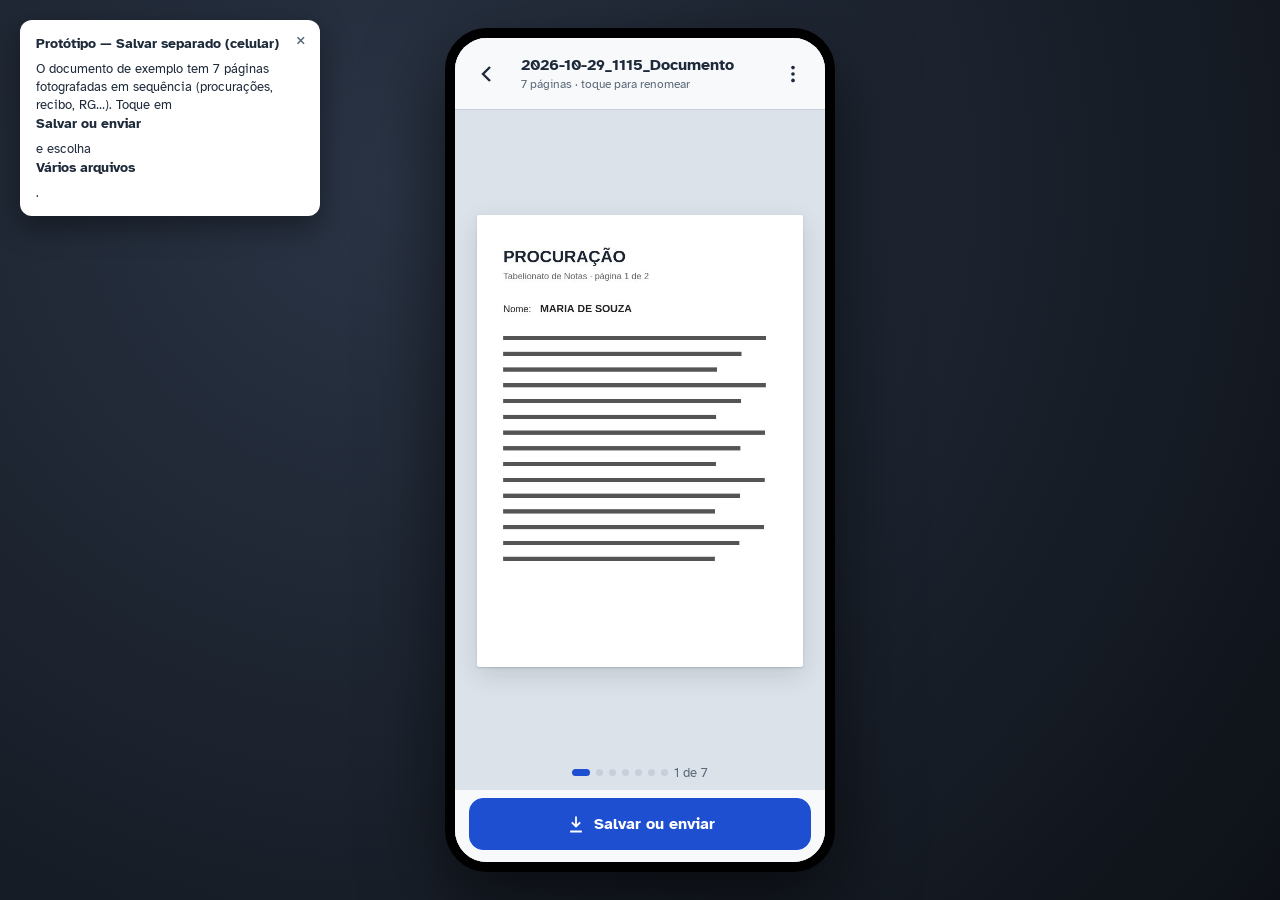
<file: docs/prototipo-salvar-separado.html>
<!doctype html>
<html lang="pt-BR">
<head>
<meta charset="utf-8">
<meta name="viewport" content="width=device-width, initial-scale=1, viewport-fit=cover, user-scalable=no">
<title>Yuh Scanner Mobile · protótipo: vários arquivos</title>
<link rel="preconnect" href="https://fonts.googleapis.com">
<link href="https://fonts.googleapis.com/css2?family=Atkinson+Hyperlegible:wght@400;700&display=swap" rel="stylesheet">
<style>

:root{
  --mesa:#DCE2E9; --painel:#F7F9FB; --papel:#FFFFFF; --tinta:#1E2A3A; --tinta-2:#5B6878; --linha:#C7D0DA;
  --caneta:#1F4FD1; --caneta-suave:#E3EAFB; --sobre-caneta:#FFFFFF; --livre:#1E8A4C; --ocupado:#B7791F; --carimbo:#B42318;
  --sombra:0 1px 2px rgba(30,42,58,.18),0 8px 24px rgba(30,42,58,.14);
  --raio:10px; --fonte:"Atkinson Hyperlegible",system-ui,-apple-system,"Segoe UI",sans-serif;
}
@media (prefers-color-scheme:dark){
  :root:not([data-theme="light"]){
    --mesa:#1B222C; --painel:#242D39; --papel:#F2F2EE; --tinta:#E6EBF1; --tinta-2:#9AA7B6; --linha:#384455;
    --caneta:#7FA2FF; --caneta-suave:#2C3A57; --sobre-caneta:#0E1A33; --livre:#4CC283; --ocupado:#E3A948; --carimbo:#FF7A6E;
    --sombra:0 2px 4px rgba(0,0,0,.4),0 12px 32px rgba(0,0,0,.45);
  }
}
:root[data-theme="dark"]{
  --mesa:#1B222C; --painel:#242D39; --papel:#F2F2EE; --tinta:#E6EBF1; --tinta-2:#9AA7B6; --linha:#384455;
  --caneta:#7FA2FF; --caneta-suave:#2C3A57; --sobre-caneta:#0E1A33; --livre:#4CC283; --ocupado:#E3A948; --carimbo:#FF7A6E;
  --sombra:0 2px 4px rgba(0,0,0,.4),0 12px 32px rgba(0,0,0,.45);
}
*{box-sizing:border-box;-webkit-tap-highlight-color:transparent}
[hidden]{display:none!important}
html,body{height:100%;margin:0}
body{font-family:var(--fonte);font-size:16px;line-height:1.4;color:var(--tinta);background:#0d1117;overflow:hidden;overscroll-behavior:none}
button,input{font:inherit;color:inherit}
button{cursor:pointer}
:focus-visible{outline:2px solid var(--caneta);outline-offset:2px}

/* o "celular": tela cheia no celular, moldura no computador */
.celular{position:relative;width:100%;height:100dvh;margin:0 auto;background:var(--mesa);overflow:hidden;display:flex;flex-direction:column}
@media (min-width:600px){
  body{display:grid;place-items:center;background:radial-gradient(circle at 30% 20%,#2a3445,#0d1117)}
  .celular{width:390px;height:min(844px,calc(100dvh - 40px));border-radius:42px;border:10px solid #000;box-shadow:0 30px 80px rgba(0,0,0,.6)}
}
.tela{position:absolute;inset:0;display:flex;flex-direction:column;background:var(--mesa)}

/* barra de cima */
.barra{display:flex;align-items:center;gap:6px;padding:calc(10px + env(safe-area-inset-top)) 10px 10px;background:var(--painel);border-bottom:1px solid var(--linha);min-height:58px}
.barra h1{font-size:18px;margin:0 0 0 4px;flex:1;display:flex;align-items:center;gap:8px;min-width:0}
.barra h1 svg{color:var(--caneta);flex:none}
.barra .titulo{flex:1;min-width:0;text-align:left;border:0;background:none;padding:6px;border-radius:8px;display:flex;flex-direction:column}
.barra .titulo b{white-space:nowrap;overflow:hidden;text-overflow:ellipsis;font-size:16px}
.barra .titulo small{color:var(--tinta-2);font-size:12px}
.ic{width:44px;height:44px;display:grid;place-items:center;border:0;background:none;border-radius:12px;flex:none}
.ic:active{background:var(--caneta-suave)}

/* ---------- início ---------- */
.lista{flex:1;overflow-y:auto;padding:14px 14px 120px;display:flex;flex-direction:column;gap:10px}
.lista h2{font-size:13px;font-weight:400;color:var(--tinta-2);margin:4px 2px}
.doc{display:flex;gap:12px;align-items:center;background:var(--painel);border:1px solid var(--linha);border-radius:14px;padding:10px;text-align:left;width:100%}
.doc:active{background:var(--caneta-suave)}
.doc img{width:52px;height:70px;object-fit:cover;object-position:top;border-radius:4px;background:#fff;box-shadow:0 1px 3px rgba(0,0,0,.25);flex:none}
.doc .inf{flex:1;min-width:0;display:flex;flex-direction:column;gap:2px}
.doc b{white-space:nowrap;overflow:hidden;text-overflow:ellipsis}
.doc small{color:var(--tinta-2);font-size:13px}
.vazio{flex:1;display:grid;place-items:center;text-align:center;color:var(--tinta-2);padding:30px}
.vazio .folha{width:120px;aspect-ratio:210/297;border:2px dashed var(--linha);border-radius:6px;margin:0 auto 18px;display:grid;place-items:center}
.vazio strong{color:var(--tinta);font-size:18px;display:block;margin-bottom:6px}
.fab{position:absolute;left:50%;bottom:calc(22px + env(safe-area-inset-bottom));transform:translateX(-50%);display:flex;align-items:center;gap:10px;height:60px;padding:0 28px;border:0;border-radius:999px;background:var(--caneta);color:var(--sobre-caneta);font-weight:700;font-size:18px;box-shadow:0 8px 24px rgba(31,79,209,.45)}
.fab:active{transform:translateX(-50%) scale(.97)}
.link{border:0;background:none;color:var(--caneta);padding:8px;border-radius:8px;font-size:15px}

/* ---------- câmera ---------- */
.camera{background:#000;color:#fff}
.visor{position:relative;flex:1;overflow:hidden;display:grid;place-items:center}
.visor video,.visor canvas.cena{width:100%;height:100%;object-fit:cover;display:block}
.visor svg.contorno{position:absolute;inset:0;width:100%;height:100%;pointer-events:none}
.contorno polygon{fill:rgba(127,162,255,.18);stroke:#7FA2FF;stroke-width:3;stroke-linejoin:round;animation:pulsa 1.4s ease-in-out infinite}
@keyframes pulsa{50%{fill:rgba(127,162,255,.32)}}
@media (prefers-reduced-motion:reduce){.contorno polygon{animation:none}}
.cam-topo{position:absolute;left:0;right:0;top:0;padding:calc(10px + env(safe-area-inset-top)) 10px 10px;display:flex;align-items:center;gap:6px;background:linear-gradient(rgba(0,0,0,.55),transparent);z-index:2}
.cam-topo .ic{color:#fff}
.cam-topo .ic:active{background:rgba(255,255,255,.15)}
.pilula{display:inline-flex;align-items:center;gap:6px;height:36px;padding:0 14px;border-radius:999px;border:1px solid rgba(255,255,255,.35);background:rgba(0,0,0,.35);color:#fff;font-size:14px}
.pilula[aria-pressed="true"]{background:#fff;color:#000;border-color:#fff;font-weight:700}
.cam-dica{position:absolute;left:50%;top:calc(70px + env(safe-area-inset-top));transform:translateX(-50%);background:rgba(0,0,0,.6);padding:6px 14px;border-radius:999px;font-size:14px;white-space:nowrap;z-index:2}
.cam-base{display:grid;grid-template-columns:1fr auto 1fr;align-items:center;padding:16px 22px calc(20px + env(safe-area-inset-bottom));background:#000}
.disparo{width:76px;height:76px;border-radius:50%;border:4px solid #fff;background:transparent;display:grid;place-items:center;padding:0}
.disparo i{width:60px;height:60px;border-radius:50%;background:#fff;transition:transform .1s}
.disparo:active i{transform:scale(.88)}
.pilha{justify-self:start;position:relative;width:52px;height:68px;border:0;background:none;padding:0}
.pilha img{width:100%;height:100%;object-fit:cover;border-radius:6px;border:2px solid #fff;background:#333}
.pilha span{position:absolute;top:-8px;right:-8px;min-width:24px;height:24px;border-radius:999px;background:var(--caneta);color:var(--sobre-caneta);font-size:13px;font-weight:700;display:grid;place-items:center;padding:0 6px}
.galeria{justify-self:end;display:flex;flex-direction:column;align-items:center;gap:2px;border:0;background:none;color:#fff;font-size:12px}
.flash{position:absolute;inset:0;background:#fff;opacity:0;pointer-events:none;z-index:3}
.flash.on{animation:flash .25s}
@keyframes flash{0%{opacity:.8}100%{opacity:0}}

/* ---------- ajustar bordas ---------- */
.bordas{background:#11161d;color:#fff}
.bordas .barra{background:#11161d;border-color:#2a3442;color:#fff}
.palco{position:relative;flex:1;display:grid;place-items:center;padding:24px;overflow:hidden;touch-action:none}
.palco .quadro{position:relative}
.palco canvas{display:block;max-width:100%;max-height:100%}
.palco svg{position:absolute;inset:0;width:100%;height:100%;overflow:visible;pointer-events:none}
.palco svg polygon{fill:rgba(127,162,255,.15);stroke:#7FA2FF;stroke-width:2.5}
.alca{position:absolute;width:44px;height:44px;margin:-22px 0 0 -22px;border-radius:50%;touch-action:none;display:grid;place-items:center;cursor:grab}
.alca i{width:22px;height:22px;border-radius:50%;background:#fff;border:3px solid #7FA2FF;box-shadow:0 2px 6px rgba(0,0,0,.5)}
.lupa{position:absolute;width:110px;height:110px;border-radius:50%;border:3px solid #fff;box-shadow:0 4px 18px rgba(0,0,0,.6);overflow:hidden;pointer-events:none;z-index:4;background:#000}
.lupa::after{content:"";position:absolute;left:50%;top:50%;width:14px;height:14px;margin:-7px 0 0 -7px;border:2px solid #7FA2FF;border-radius:50%}
.bordas-base{display:flex;gap:10px;padding:12px 14px calc(16px + env(safe-area-inset-bottom));background:#11161d}
.btn{flex:1;height:52px;border-radius:14px;border:1px solid var(--linha);background:var(--painel);font-weight:700;display:inline-flex;align-items:center;justify-content:center;gap:8px;padding:0 12px}
.btn.escuro{background:#222b37;border-color:#384455;color:#fff}
.btn.principal{background:var(--caneta);border-color:var(--caneta);color:var(--sobre-caneta)}
.btn.principal.claro{background:#7FA2FF;border-color:#7FA2FF;color:#0E1A33}
.btn:disabled{opacity:.5}
.dica-b{text-align:center;font-size:13px;color:#9AA7B6;padding:0 16px 8px}

/* ---------- editor do documento ---------- */
.carrossel{flex:1;display:flex;overflow-x:auto;scroll-snap-type:x mandatory;scrollbar-width:none;min-height:0}
.carrossel::-webkit-scrollbar{display:none}
.slide{flex:0 0 100%;scroll-snap-align:center;display:grid;place-items:center;padding:18px 22px 6px;min-height:0}
.slide img{max-width:100%;max-height:100%;box-shadow:var(--sombra);background:#fff;border-radius:2px}
.indic{display:flex;justify-content:center;align-items:center;gap:6px;padding:4px 0 8px;color:var(--tinta-2);font-size:13px}
.indic i{width:7px;height:7px;border-radius:50%;background:var(--linha)}
.indic i.on{background:var(--caneta);width:18px;border-radius:999px}
.filtros{display:flex;gap:8px;padding:2px 14px 10px;overflow-x:auto;scrollbar-width:none}
.filtros::-webkit-scrollbar{display:none}
.filtro{flex:none;display:flex;flex-direction:column;align-items:center;gap:4px;border:0;background:none;padding:4px;border-radius:10px;font-size:12px;color:var(--tinta-2)}
.filtro img{width:56px;height:56px;object-fit:cover;object-position:top;border-radius:8px;border:2px solid transparent;background:#fff}
.filtro[aria-pressed="true"]{color:var(--caneta);font-weight:700}
.filtro[aria-pressed="true"] img{border-color:var(--caneta)}
.ferramentas{display:flex;justify-content:space-around;padding:6px 6px;border-top:1px solid var(--linha);background:var(--painel)}
.ferr{display:flex;flex-direction:column;align-items:center;gap:3px;border:0;background:none;font-size:11px;color:var(--tinta);padding:6px 4px;border-radius:10px;min-width:56px}
.ferr:active{background:var(--caneta-suave)}
.ferr.perigo{color:var(--carimbo)}
.acao-base{padding:8px 14px calc(12px + env(safe-area-inset-bottom));background:var(--painel)}

/* ---------- grade (organizar) ---------- */
.grade{flex:1;overflow-y:auto;padding:14px;display:grid;grid-template-columns:repeat(3,1fr);gap:12px;align-content:start;touch-action:pan-y}
.peca{position:relative;display:flex;flex-direction:column;align-items:center;gap:4px;font-size:12px;color:var(--tinta-2);user-select:none;-webkit-user-select:none}
.peca img{width:100%;aspect-ratio:210/297;object-fit:cover;object-position:top;border-radius:4px;background:#fff;box-shadow:0 1px 4px rgba(0,0,0,.25);pointer-events:none}
.peca.arrastando{opacity:.35}
.peca.alvo img{outline:3px solid var(--caneta);outline-offset:2px}
.fantasma{position:fixed;z-index:50;width:90px;pointer-events:none;transform:translate(-50%,-60%) rotate(-3deg);box-shadow:0 12px 30px rgba(0,0,0,.4);border-radius:4px}
.dica-g{text-align:center;color:var(--tinta-2);font-size:13px;padding:0 14px 8px}

/* ---------- folha de baixo (salvar / menus) ---------- */
.veu{position:absolute;inset:0;background:rgba(10,15,25,.5);z-index:20;display:flex;align-items:flex-end;opacity:0;transition:opacity .2s}
.veu.on{opacity:1}
.folha-baixo{width:100%;background:var(--painel);border-radius:22px 22px 0 0;padding:10px 18px calc(18px + env(safe-area-inset-bottom));display:flex;flex-direction:column;gap:14px;transform:translateY(100%);transition:transform .25s ease;max-height:90%;overflow-y:auto}
.veu.on .folha-baixo{transform:none}
@media (prefers-reduced-motion:reduce){.veu,.folha-baixo{transition:none}}
.puxador{width:40px;height:5px;border-radius:999px;background:var(--linha);margin:0 auto 4px}
.folha-baixo h3{margin:0;font-size:19px;overflow-wrap:anywhere}
.folha-baixo .btn{flex:none;width:100%}
.folha-baixo p{margin:0;color:var(--tinta-2);font-size:14px}
.campo{display:flex;flex-direction:column;gap:6px;font-size:13px;color:var(--tinta-2)}
.campo .linha{display:flex;align-items:center;border:1px solid var(--linha);border-radius:12px;background:var(--papel);overflow:hidden;height:50px}
.campo input{flex:1;min-width:0;height:100%;border:0;padding:0 14px;background:transparent;color:#1E2A3A;font-size:17px}
.campo input:focus{outline:none}
.campo .linha:focus-within{outline:2px solid var(--caneta);outline-offset:1px}
.campo .ext{padding:0 14px;color:#5B6878;font-size:15px;height:100%;display:grid;place-items:center;background:#EEF1F5}
.seg{display:flex;border:1px solid var(--linha);border-radius:12px;overflow:hidden}
.seg button{flex:1;height:44px;border:0;background:transparent}
.seg button+button{border-left:1px solid var(--linha)}
.seg button[aria-pressed="true"]{background:var(--caneta-suave);color:var(--caneta);font-weight:700}
.opcoes-lista{display:flex;flex-direction:column}
.opcoes-lista button{display:flex;align-items:center;gap:14px;height:54px;border:0;background:none;padding:0 6px;border-radius:12px;font-size:16px;text-align:left}
.opcoes-lista button:active{background:var(--caneta-suave)}
.opcoes-lista button.perigo{color:var(--carimbo)}

/* aviso */
.aviso{position:absolute;left:50%;bottom:calc(96px + env(safe-area-inset-bottom));transform:translate(-50%,16px);background:var(--tinta);color:var(--painel);padding:10px 16px;border-radius:12px;font-size:14px;opacity:0;pointer-events:none;transition:.2s;z-index:40;max-width:90%;text-align:center}
.aviso.on{opacity:1;transform:translate(-50%,0)}
.processando{position:absolute;inset:0;background:rgba(10,15,25,.55);z-index:30;display:grid;place-items:center;color:#fff;font-weight:700}
.processando div{display:flex;flex-direction:column;align-items:center;gap:12px}
.roda{width:40px;height:40px;border-radius:50%;border:4px solid rgba(255,255,255,.25);border-top-color:#fff;animation:gira .8s linear infinite}
@keyframes gira{to{transform:rotate(360deg)}}


/* ---------- extras do app ---------- */
.instalar{display:flex;align-items:center;gap:12px;background:var(--caneta-suave);border:1px solid var(--linha);border-radius:14px;padding:12px 14px;font-size:14px}
.instalar svg{flex:none;color:var(--caneta)}
.instalar b{display:block;color:var(--tinta)}
.instalar span{color:var(--tinta-2)}
.instalar .fechar-i{margin-left:auto;border:0;background:none;color:var(--tinta-2);font-size:20px;width:36px;height:36px;flex:none}
.instalar .acao-i{margin-left:auto;border:0;border-radius:999px;background:var(--caneta);color:var(--sobre-caneta);font-weight:700;height:36px;padding:0 14px;flex:none}
.versao{color:var(--tinta-2);font-size:12px;text-align:center;padding:10px 0 0}
.doc .mais{width:40px;height:40px;display:grid;place-items:center;border-radius:10px;color:var(--tinta-2);flex:none}
.cam-erro{position:absolute;inset:0;display:grid;place-items:center;padding:30px;text-align:center;color:#cfd6df;z-index:1}
.cam-erro b{display:block;color:#fff;font-size:18px;margin-bottom:8px}
.cam-erro .btn{margin-top:16px;max-width:260px}
.slide .carregando{width:60%;aspect-ratio:210/297;background:rgba(255,255,255,.5);border-radius:2px}
.aviso button{margin-left:10px;border:0;background:rgba(255,255,255,.18);color:inherit;border-radius:8px;padding:4px 10px;font-weight:700}
.aviso.acao{pointer-events:auto}
@media (min-width:600px){.celular{height:min(844px,calc(100dvh - 40px))}}

/* ---------- salvar separado (protótipo) ---------- */
.escolha{display:grid;grid-template-columns:1fr 1fr;gap:10px}
.escolha button{display:flex;flex-direction:column;align-items:center;gap:6px;padding:14px 8px;border:2px solid var(--linha);border-radius:14px;background:var(--papel);color:#1E2A3A;font-weight:700}
.escolha button small{font-weight:400;color:#5B6878;font-size:12px;text-align:center}
.escolha button[aria-pressed="true"]{border-color:var(--caneta);background:var(--caneta-suave);color:var(--caneta)}
:root[data-theme="dark"] .escolha button[aria-pressed="true"] small{color:var(--tinta-2)}
.escolha svg{color:currentColor}

.sep-topo{padding:12px 14px 6px;display:flex;flex-direction:column;gap:8px;background:var(--mesa)}
.dica-sep{margin:0;font-size:13px;color:var(--tinta-2)}
.sep-lista{flex:1;overflow-y:auto;padding:6px 14px 16px}
.cartao{background:var(--painel);border:1px solid var(--linha);border-radius:16px;padding:12px;display:flex;flex-direction:column;gap:10px}
.cartao.foco{border-color:var(--caneta);box-shadow:0 0 0 2px var(--caneta-suave)}
.cartao .cab{display:flex;align-items:center;gap:8px}
.cartao .num{width:28px;height:28px;border-radius:50%;display:grid;place-items:center;font-size:13px;font-weight:700;background:var(--mesa);color:var(--tinta-2);flex:none}
.cartao.foco .num{background:var(--caneta);color:var(--sobre-caneta)}
.cartao .linha-nome{flex:1;min-width:0;display:flex;align-items:center;border:1px solid var(--linha);border-radius:12px;background:var(--papel);overflow:hidden;height:46px}
.cartao .linha-nome:focus-within{outline:2px solid var(--caneta);outline-offset:1px}
.cartao input{flex:1;min-width:0;height:100%;border:0;padding:0 12px;background:transparent;color:#1E2A3A;font-size:16px}
.cartao input:focus{outline:none}
.cartao input::placeholder{color:#8A96A6}
.cartao .ext{padding:0 10px;color:#5B6878;font-size:13px;height:100%;display:grid;place-items:center;background:#EEF1F5}
.cartao .aviso-nome{font-size:12px;color:var(--tinta-2);margin:-4px 0 0 36px;min-height:0}
.cartao .aviso-nome.erro{color:var(--carimbo);font-weight:700}
.cartao.repetido .linha-nome{border-color:var(--carimbo)}
.tira{display:flex;align-items:center;gap:0;overflow-x:auto;scrollbar-width:none;padding:2px 2px 4px;margin-left:36px}
.tira::-webkit-scrollbar{display:none}
.pg{position:relative;flex:none;width:62px;border:0;background:none;padding:0}
.pg img{width:62px;height:86px;object-fit:cover;object-position:top;border-radius:4px;background:#fff;box-shadow:0 1px 3px rgba(0,0,0,.25);display:block}
.pg span{position:absolute;bottom:3px;right:3px;font-size:10px;font-weight:700;background:rgba(0,0,0,.6);color:#fff;border-radius:4px;padding:0 4px;line-height:15px}
.corte{flex:none;width:34px;height:86px;display:grid;place-items:center;border:0;background:none;color:var(--tinta-2);padding:0}
.corte i{width:28px;height:28px;border-radius:50%;display:grid;place-items:center;background:var(--mesa);border:1px dashed var(--linha)}
.corte:active i{background:var(--caneta-suave);color:var(--caneta);border-color:var(--caneta)}
.sug{display:flex;gap:6px;overflow-x:auto;scrollbar-width:none;margin-left:36px;align-items:center}
.sug::-webkit-scrollbar{display:none}
.sug button{flex:none;border:1px solid var(--linha);background:var(--papel);color:#1E2A3A;border-radius:999px;padding:6px 12px;font-size:13px;max-width:220px;overflow:hidden;text-overflow:ellipsis;white-space:nowrap}
.sug .ler{background:none;color:var(--caneta);border-style:dashed;display:inline-flex;align-items:center;gap:6px}
.sug .lendo{font-size:13px;color:var(--tinta-2);font-style:italic;flex:none}
.juntar{display:flex;align-items:center;gap:8px;height:40px;padding:0 10px}
.juntar::before,.juntar::after{content:"";flex:1;height:1px;background:var(--linha)}
.juntar button{display:inline-flex;align-items:center;gap:5px;border:1px solid var(--linha);background:var(--painel);border-radius:999px;font-size:12px;padding:5px 12px;color:var(--caneta)}
.sep-base{padding:10px 14px calc(12px + env(safe-area-inset-bottom));background:var(--painel);border-top:1px solid var(--linha);display:flex;flex-direction:column;gap:8px}
.resumo{font-size:13px;color:var(--tinta-2);display:flex;gap:10px;flex-wrap:wrap;justify-content:center}
.resumo b{color:var(--tinta)}
.resumo .meio{color:var(--ocupado);font-weight:700}
.resumo .alerta{color:var(--carimbo);font-weight:700}
.linha-btn{display:flex;gap:10px}
.linha-btn .btn:first-child{flex:0 0 38%}
.zoom{position:absolute;inset:0;z-index:25;background:#0b0f14;display:flex;flex-direction:column}
.barra.escura{background:#0b0f14;border-color:#222}
.z-img{flex:1;display:grid;place-items:center;padding:16px;min-height:0}
.z-img img{max-width:100%;max-height:100%;background:#fff}
.nota{position:fixed;left:20px;top:20px;max-width:300px;background:#fff;color:#1E2A3A;border-radius:12px;padding:14px 36px 14px 16px;font-size:13px;box-shadow:0 10px 30px rgba(0,0,0,.4);display:none}
.nota b{display:block;margin-bottom:6px;font-size:14px}
.nota button{position:absolute;top:6px;right:8px;border:0;background:none;font-size:18px;color:#5B6878}
@media (min-width:1000px){.nota{display:block}}

</style>
</head>
<body>
<div class="nota" id="nota"><button onclick="this.parentNode.remove()" aria-label="Fechar">×</button>
  <b>Protótipo — Salvar separado (celular)</b>
  O documento de exemplo tem 7 páginas fotografadas em sequência (procurações, recibo, RG…). Toque em <b>Salvar ou enviar</b> e escolha <b>Vários arquivos</b>.
</div>
<div class="celular" id="celular">

  <!-- documento (fundo, igual ao app) -->
  <section class="tela" id="tDoc">
    <header class="barra">
      <button class="ic" aria-label="Voltar"><svg width="24" height="24" viewBox="0 0 24 24" fill="none" stroke="currentColor" stroke-width="2.4" aria-hidden="true"><path d="M15 5l-7 7 7 7"/></svg></button>
      <button class="titulo"><b id="docNome">2026-10-29_1115_Documento</b><small>7 páginas · toque para renomear</small></button>
      <button class="ic" aria-label="Mais opções"><svg width="22" height="22" viewBox="0 0 24 24" fill="currentColor" aria-hidden="true"><circle cx="12" cy="5" r="2"/><circle cx="12" cy="12" r="2"/><circle cx="12" cy="19" r="2"/></svg></button>
    </header>
    <div class="carrossel"><div class="slide"><img id="docImg" alt=""></div></div>
    <div class="indic"><i class="on"></i><i></i><i></i><i></i><i></i><i></i><i></i><span> 1 de 7</span></div>
    <div class="acao-base"><button class="btn principal" id="bSalvar" style="width:100%"><svg width="20" height="20" viewBox="0 0 24 24" fill="none" stroke="currentColor" stroke-width="2.2" aria-hidden="true"><path d="M12 3v12M7 10l5 5 5-5"/><path d="M5 21h14"/></svg>Salvar ou enviar</button></div>
  </section>

  <!-- salvar separado -->
  <section class="tela" id="tSep" hidden>
    <header class="barra">
      <button class="ic" id="sepVoltar" aria-label="Voltar"><svg width="24" height="24" viewBox="0 0 24 24" fill="none" stroke="currentColor" stroke-width="2.4" aria-hidden="true"><path d="M15 5l-7 7 7 7"/></svg></button>
      <div class="titulo" style="padding:6px"><b>Vários arquivos</b><small id="sepSub"></small></div>
      <button class="ic" id="sepMais" aria-label="Mais opções"><svg width="22" height="22" viewBox="0 0 24 24" fill="currentColor" aria-hidden="true"><circle cx="12" cy="5" r="2"/><circle cx="12" cy="12" r="2"/><circle cx="12" cy="19" r="2"/></svg></button>
    </header>
    <div class="sep-topo">
      <div class="seg" role="group" aria-label="Formato"><button id="fPdf" aria-pressed="true">PDF</button><button id="fJpg" aria-pressed="false">JPG</button></div>
      <p class="dica-sep">Toque na <b>✂</b> entre duas páginas para separar. Cada cartão vira um arquivo.</p>
    </div>
    <div class="sep-lista" id="sepLista"></div>
    <div class="sep-base">
      <div class="resumo" id="resumo"></div>
      <div class="linha-btn">
        <button class="btn" id="bBaixarV"><svg width="20" height="20" viewBox="0 0 24 24" fill="none" stroke="currentColor" stroke-width="2.2" aria-hidden="true"><path d="M12 3v12M7 10l5 5 5-5"/><path d="M5 21h14"/></svg>Salvar</button>
        <button class="btn principal" id="bEnviarV"><svg width="20" height="20" viewBox="0 0 24 24" fill="none" stroke="currentColor" stroke-width="2.2" aria-hidden="true"><circle cx="18" cy="5" r="3"/><circle cx="6" cy="12" r="3"/><circle cx="18" cy="19" r="3"/><path d="M8.6 13.5l6.8 4M15.4 6.5l-6.8 4"/></svg><span id="txtEnviar">Enviar</span></button>
      </div>
    </div>
  </section>

  <!-- página grande -->
  <div class="zoom" id="zoom" hidden>
    <header class="barra escura"><button class="ic" id="zFechar" aria-label="Fechar" style="color:#fff"><svg width="24" height="24" viewBox="0 0 24 24" fill="none" stroke="currentColor" stroke-width="2.4" aria-hidden="true"><path d="M6 6l12 12M18 6L6 18"/></svg></button><h1 id="zTit" style="font-size:16px;color:#fff"></h1></header>
    <div class="z-img"><img id="zImg" alt=""></div>
  </div>

  <div class="aviso" id="aviso" role="status"></div>
</div>

<script>
"use strict";
const $ = id => document.getElementById(id);
const celular = $("celular");
const NOME_DOC = "2026-10-29_1115_Documento";

/* páginas de exemplo: 7 fotos seguidas de documentos diferentes */
const DOCS = [["PROCURAÇÃO", "MARIA DE SOUZA", 2], ["RECIBO", "JOSÉ CARLOS LIMA", 1], ["CARTEIRA DE IDENTIDADE", "ANA PAULA ROCHA", 2], ["REQUERIMENTO", "PEDRO ALVES", 2]];
const paginas = [];
for (const [tipo, pessoa, n] of DOCS) for (let k = 1; k <= n; k++) paginas.push({ n: paginas.length + 1, tipo, pessoa, img: folha(tipo, pessoa, k, n) });
function folha(tipo, pessoa, k, n){
  const c = document.createElement("canvas"); c.width = 620; c.height = 860; const g = c.getContext("2d");
  g.fillStyle = "#fff"; g.fillRect(0, 0, c.width, c.height);
  const rg = tipo.startsWith("CARTEIRA");
  if (rg){
    g.fillStyle = "#dfe9e1"; g.fillRect(70, 200, 480, 300); g.strokeStyle = "#7a9a80"; g.lineWidth = 3; g.strokeRect(70, 200, 480, 300);
    g.fillStyle = "#24442b"; g.font = "bold 22px Arial"; g.fillText(k === 1 ? "REPÚBLICA FEDERATIVA DO BRASIL" : "VÁLIDA EM TODO O TERRITÓRIO", 95, 245);
    g.font = "16px Arial"; g.fillText(k === 1 ? "Nome" : "Filiação", 95, 300); g.font = "bold 20px Arial"; g.fillText(pessoa, 95, 328);
    g.fillStyle = "#b7c9bb"; g.fillRect(400, 280, 120, 150);
  } else {
    g.fillStyle = "#1d2433"; g.font = "bold 32px Arial"; g.fillText(tipo, 50, 90);
    g.font = "17px Arial"; g.fillStyle = "#666"; g.fillText(`Tabelionato de Notas · página ${k} de ${n}`, 50, 122);
    g.fillStyle = "#222"; g.font = "18px Arial"; g.fillText("Nome:", 50, 185); g.font = "bold 20px Arial"; g.fillText(pessoa, 120, 185);
    for (let y = 230, i = 0; y < 680; y += 30, i++){ g.fillStyle = "#555"; g.fillRect(50, y, 500 - (i * 47 % 140), 8); }
    if (k === n){ g.strokeStyle = "#1f3fb0"; g.lineWidth = 2.5; g.beginPath(); for (let x = 0; x < 190; x++) g.lineTo(350 + x, 750 + Math.sin(x / 8) * 16); g.stroke(); }
  }
  return c.toDataURL("image/jpeg", .85);
}
$("docImg").src = paginas[0].img;

/* ---------- folha de baixo ---------- */
function folhaBaixo({ titulo, corpo, opcoes }){
  const v = document.createElement("div"); v.className = "veu";
  v.innerHTML = `<div class="folha-baixo" role="dialog" aria-modal="true"><div class="puxador"></div><h3></h3></div>`;
  const F = v.querySelector(".folha-baixo"); F.querySelector("h3").textContent = titulo;
  const fechar = () => { v.classList.remove("on"); setTimeout(() => v.remove(), 220); };
  if (corpo) corpo(F, fechar);
  if (opcoes){
    const L = document.createElement("div"); L.className = "opcoes-lista";
    for (const o of opcoes){ const b = document.createElement("button"); b.textContent = o.t; b.onclick = () => { fechar(); setTimeout(o.f, 230); }; L.append(b); }
    const c = document.createElement("button"); c.textContent = "Cancelar"; c.style.color = "var(--tinta-2)"; c.onclick = fechar; L.append(c); F.append(L);
  }
  v.addEventListener("click", e => { if (e.target === v) fechar(); });
  celular.append(v); requestAnimationFrame(() => v.classList.add("on"));
}
let tAviso;
function avisar(t){ const a = $("aviso"); a.textContent = t; a.className = "aviso on"; clearTimeout(tAviso); tAviso = setTimeout(() => a.className = "aviso", 3200); }

/* ---------- "Salvar ou enviar": um arquivo ou vários ---------- */
const ICO_UM = '<svg width="34" height="34" viewBox="0 0 24 24" fill="none" stroke="currentColor" stroke-width="1.8" aria-hidden="true"><rect x="5" y="3" width="14" height="18" rx="2"/><path d="M8 8h8M8 12h8M8 16h5"/></svg>';
const ICO_VARIOS = '<svg width="34" height="34" viewBox="0 0 24 24" fill="none" stroke="currentColor" stroke-width="1.8" aria-hidden="true"><rect x="2" y="5" width="9" height="13" rx="1.5"/><rect x="13" y="5" width="9" height="13" rx="1.5"/><path d="M4.5 9h4M15.5 9h4M4.5 12h4M15.5 12h4"/></svg>';
$("bSalvar").onclick = () => folhaBaixo({
  titulo: "Salvar ou enviar",
  corpo: (F, fechar) => {
    F.insertAdjacentHTML("beforeend", `
      <div class="escolha" role="group" aria-label="Como salvar">
        <button id="eUm" aria-pressed="true">${ICO_UM}Um arquivo<small>As 7 páginas juntas</small></button>
        <button id="eVarios" aria-pressed="false">${ICO_VARIOS}Vários arquivos<small>Separar, cada um com seu nome</small></button>
      </div>
      <label class="campo">Nome do arquivo<span class="linha"><input value="${NOME_DOC}"><span class="ext">.pdf</span></span></label>
      <div class="seg"><button aria-pressed="true">PDF</button><button aria-pressed="false">JPG</button></div>
      <button class="btn principal" id="umEnviar">Enviar (WhatsApp, e-mail…)</button>
      <button class="btn" id="umSalvar">Salvar no celular</button>`);
    F.querySelector("#eVarios").onclick = () => { fechar(); setTimeout(abrirSeparado, 200); };
    F.querySelector("#umEnviar").onclick = F.querySelector("#umSalvar").onclick = () => { fechar(); avisar("(protótipo) igual ao app de hoje"); };
  },
});

/* ---------- vários arquivos ---------- */
let arquivos = [], foco = 0, formato = "pdf", base = "";
const limpo = s => s.replace(/[\\/:*?"<>|]/g, "-").trim();
const autoNome = i => { const b = limpo(base) || NOME_DOC; return arquivos.length === 1 ? b : `${b} ${String(i + 1).padStart(2, "0")}`; };
const nomeFinal = (a, i) => limpo(a.nome) || autoNome(i);
const ext = a => formato === "pdf" ? ".pdf" : a.pags.length > 1 ? "pasta" : ".jpg";
function abrirSeparado(){
  arquivos = [{ pags: paginas.slice(), nome: "" }]; foco = 0;
  for (const t of document.querySelectorAll(".tela")) t.hidden = t.id !== "tSep";
  desenhar();
  setTimeout(() => avisar("Começa tudo junto: toque na ✂ onde um documento termina"), 300);
}
$("sepVoltar").onclick = () => { for (const t of document.querySelectorAll(".tela")) t.hidden = t.id !== "tDoc"; };
function repetidos(){ const c = {}; arquivos.forEach((a, i) => { const k = nomeFinal(a, i).toLowerCase() + ext(a); c[k] = (c[k] || 0) + 1; }); return arquivos.map((a, i) => c[nomeFinal(a, i).toLowerCase() + ext(a)] > 1); }
function desenhar(focarNome){
  const L = $("sepLista"); L.innerHTML = ""; const rep = repetidos();
  arquivos.forEach((a, i) => {
    if (i > 0){
      const j = document.createElement("div"); j.className = "juntar";
      j.innerHTML = `<button>⤒ juntar com o de cima</button>`; j.querySelector("button").onclick = () => juntar(i); L.append(j);
    }
    const c = document.createElement("div"); c.className = "cartao" + (i === foco ? " foco" : "") + (rep[i] ? " repetido" : "");
    c.innerHTML = `<div class="cab"><span class="num">${i + 1}</span><span class="linha-nome"><input enterkeyhint="${i < arquivos.length - 1 ? "next" : "done"}" autocomplete="off" aria-label="Nome do arquivo ${i + 1}"><span class="ext"></span></span></div>
      <div class="aviso-nome"></div><div class="tira"></div><div class="sug"></div>`;
    const inp = c.querySelector("input"); inp.value = a.nome; inp.placeholder = autoNome(i);
    c.querySelector(".ext").textContent = ext(a);
    const av = c.querySelector(".aviso-nome");
    const info = () => { const r = repetidos()[i]; c.classList.toggle("repetido", r); av.className = "aviso-nome" + (r ? " erro" : ""); av.textContent = r ? "Nome repetido — vai sair como “(2)”" : !a.nome.trim() ? "Sem nome: vai com o nome em cinza" : ""; };
    info();
    inp.addEventListener("focus", () => { foco = i; document.querySelectorAll(".cartao").forEach((x, k) => x.classList.toggle("foco", k === i)); });
    inp.addEventListener("input", () => { a.nome = inp.value; document.querySelectorAll(".cartao").forEach((x, k) => { const inf = x.querySelector(".aviso-nome"), r = repetidos()[k]; x.classList.toggle("repetido", r); inf.className = "aviso-nome" + (r ? " erro" : ""); inf.textContent = r ? "Nome repetido — vai sair como “(2)”" : !arquivos[k].nome.trim() ? "Sem nome: vai com o nome em cinza" : ""; x.querySelector("input").placeholder = autoNome(k); }); resumo(); });
    inp.addEventListener("keydown", e => { if (e.key === "Enter"){ e.preventDefault(); const prox = document.querySelectorAll(".cartao input")[i + 1]; if (prox){ prox.focus(); prox.scrollIntoView({ block: "center", behavior: "smooth" }); } else inp.blur(); } });
    const T = c.querySelector(".tira");
    a.pags.forEach((p, k) => {
      if (k > 0){ const x = document.createElement("button"); x.className = "corte"; x.setAttribute("aria-label", `Separar antes da página ${p.n}`); x.innerHTML = `<i><svg width="15" height="15" viewBox="0 0 24 24" fill="none" stroke="currentColor" stroke-width="2.2" aria-hidden="true"><circle cx="6" cy="6" r="3"/><circle cx="6" cy="18" r="3"/><path d="M20 4L8.1 15.9M14.5 14.5L20 20M8.1 8.1L12 12"/></svg></i>`; x.onclick = () => separar(i, k); T.append(x); }
      const b = document.createElement("button"); b.className = "pg"; b.innerHTML = `<img alt=""><span>${p.n}</span>`; b.querySelector("img").src = p.img;
      b.onclick = () => { $("zImg").src = p.img; $("zTit").textContent = `Página ${p.n} · arquivo ${i + 1}`; $("zoom").hidden = false; };
      T.append(b);
    });
    // nomes lidos na página (o app lê o texto da 1ª página do arquivo quando você pede)
    const S = c.querySelector(".sug");
    const ler = document.createElement("button"); ler.className = "ler"; ler.innerHTML = `<svg width="15" height="15" viewBox="0 0 24 24" fill="none" stroke="currentColor" stroke-width="2.2" aria-hidden="true"><circle cx="11" cy="11" r="7"/><path d="M20 20l-4-4"/></svg>Sugerir nome`;
    ler.onclick = () => {
      S.innerHTML = `<span class="lendo">Lendo a página ${a.pags[0].n}…</span>`;
      setTimeout(() => {
        S.innerHTML = ""; const p = a.pags[0];
        for (const t of [`${cap(p.tipo)} - ${cap(p.pessoa)}`, cap(p.pessoa), cap(p.tipo)]){
          const s = document.createElement("button"); s.textContent = t;
          s.onclick = () => { a.nome = t; inp.value = t; inp.dispatchEvent(new Event("input")); };
          S.append(s);
        }
      }, 1100);
    };
    S.append(ler);
    L.append(c);
  });
  resumo();
  if (focarNome !== undefined){ const inp = document.querySelectorAll(".cartao input")[focarNome]; inp?.closest(".cartao").scrollIntoView({ block: "center", behavior: "smooth" }); }
}
const cap = s => s.toLowerCase().replace(/(^|\s)(\p{L})/gu, (m, a, b) => a + b.toUpperCase()).replace(/ De /g, " de ").replace(/ Do /g, " do ");
function separar(i, k){ const a = arquivos[i]; arquivos.splice(i + 1, 0, { pags: a.pags.splice(k), nome: "" }); foco = i + 1; desenhar(i + 1); navigator.vibrate?.(15); }
function juntar(i){ const de = arquivos[i], para = arquivos[i - 1]; para.pags.push(...de.pags); if (!para.nome.trim()) para.nome = de.nome; arquivos.splice(i, 1); foco = i - 1; desenhar(i - 1); }
function resumo(){
  const n = arquivos.length, sem = arquivos.filter(a => !a.nome.trim()).length, rep = repetidos().filter(Boolean).length;
  $("sepSub").textContent = `${paginas.length} páginas → ${n} ${n > 1 ? "arquivos" : "arquivo"}`;
  const R = $("resumo"); R.innerHTML = "";
  const s = (t, c) => { const e = document.createElement("span"); if (c) e.className = c; e.textContent = t; R.append(e); };
  s(`${n - sem} de ${n} com nome`); if (sem) s(`${sem} com nome automático`, "meio"); if (rep) s(`${rep} com nome repetido`, "alerta");
  $("txtEnviar").textContent = n > 1 ? `Enviar ${n} arquivos` : "Enviar";
}
$("fPdf").onclick = () => { formato = "pdf"; $("fPdf").setAttribute("aria-pressed", true); $("fJpg").setAttribute("aria-pressed", false); desenhar(); };
$("fJpg").onclick = () => { formato = "jpg"; $("fJpg").setAttribute("aria-pressed", true); $("fPdf").setAttribute("aria-pressed", false); desenhar(); };
$("sepMais").onclick = () => folhaBaixo({ titulo: "Vários arquivos", opcoes: [
  { t: "Uma página por arquivo", f: () => { arquivos = paginas.map(p => ({ pags: [p], nome: "" })); desenhar(0); } },
  { t: "Juntar tudo de novo", f: () => { arquivos = [{ pags: paginas.slice(), nome: "" }]; desenhar(0); } },
  { t: "Mudar o nome base dos automáticos", f: () => folhaBaixo({ titulo: "Nome base", corpo: (F, fechar) => {
      F.insertAdjacentHTML("beforeend", `<p>Arquivos sem nome viram “Base 01”, “Base 02”…</p><label class="campo"><span class="linha"><input id="iBase" placeholder="${NOME_DOC}"></span></label><button class="btn principal" id="okBase">Usar</button>`);
      F.querySelector("#iBase").value = base; F.querySelector("#okBase").onclick = () => { base = F.querySelector("#iBase").value; fechar(); desenhar(); };
    } }) },
] });
$("bEnviarV").onclick = () => { const nomes = arquivos.map((a, i) => nomeFinal(a, i) + (ext(a) === "pasta" ? "_p01.jpg…" : ext(a))); avisar(`(protótipo) abriria o compartilhar do celular com: ${nomes.join(", ")}`); };
$("bBaixarV").onclick = () => avisar(`(protótipo) ${arquivos.length} ${formato === "pdf" ? "PDFs" : "arquivos"} salvos em Downloads`);
$("zFechar").onclick = () => $("zoom").hidden = true;

</script>
</body>
</html>
</file>
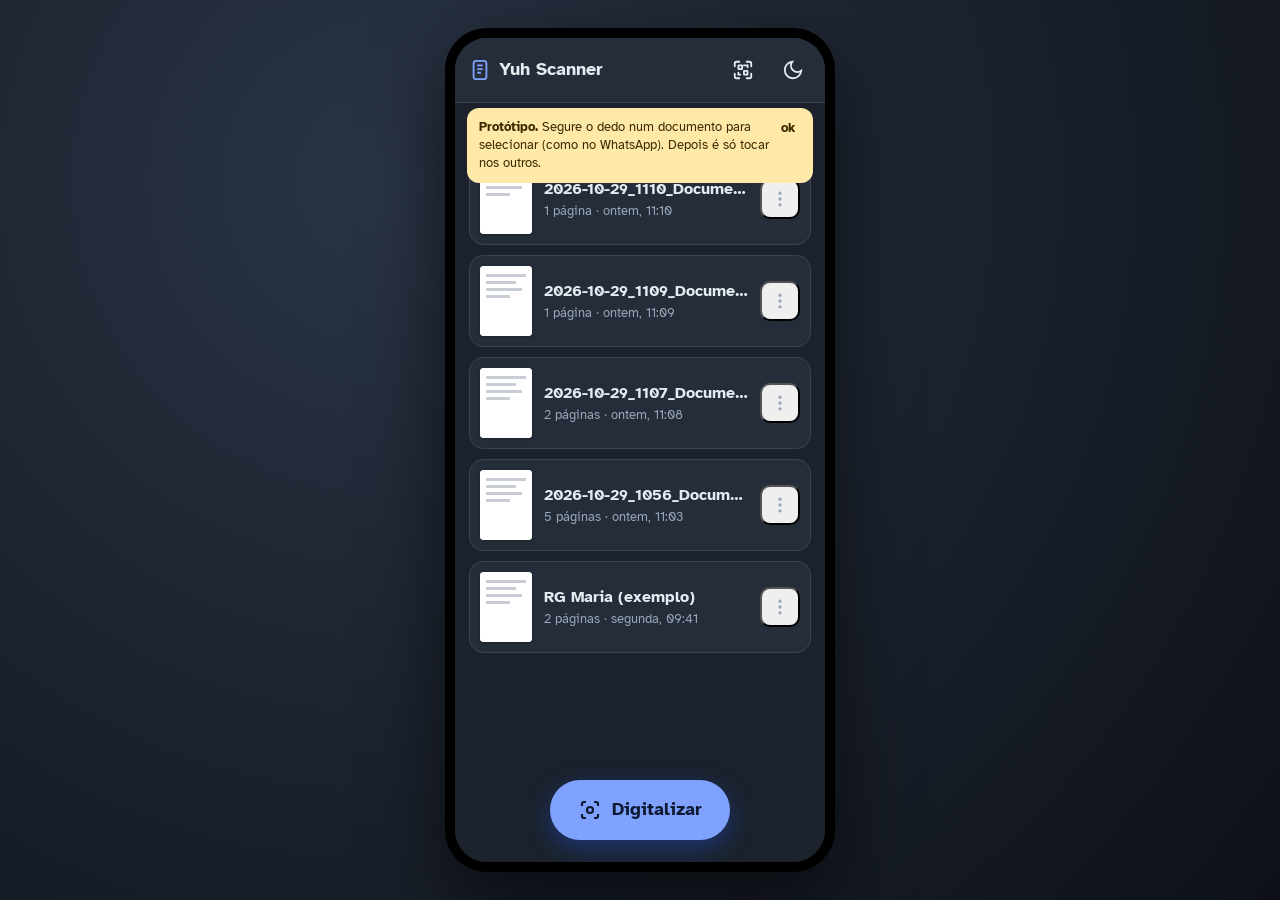
<file: docs/prototipo-selecao.html>
<!doctype html>
<html lang="pt-BR" data-theme="dark">
<head>
<meta charset="utf-8">
<meta name="viewport" content="width=device-width,initial-scale=1">
<title>Protótipo: selecionar vários</title>
<link rel="stylesheet" href="../css/app.css">
<style>
/* ---- só o que é novo neste protótipo ---- */
.doc{position:relative;transition:background .15s,border-color .15s;user-select:none;-webkit-user-select:none;-webkit-touch-callout:none}
.doc .marca{display:none;width:26px;height:26px;border-radius:50%;border:2px solid var(--tinta-2);flex:none;place-items:center}
.selecionando .doc .marca{display:grid}
.selecionando .doc .mais{display:none}
.doc.sel{background:var(--caneta-suave);border-color:var(--caneta)}
.doc.sel .marca{background:var(--caneta);border-color:var(--caneta);color:var(--sobre-caneta)}
.doc.sel .marca::after{content:"";width:6px;height:11px;border:solid currentColor;border-width:0 3px 3px 0;transform:translate(0,-1px) rotate(45deg)}
/* barra de seleção (troca a barra de cima, como no WhatsApp do celular) */
.barra-sel{display:none}
.selecionando .barra-normal{display:none}
.selecionando .barra-sel{display:flex}
.barra-sel b{flex:1;font-size:18px;margin-left:4px}
/* faixa de ações embaixo (no lugar do Digitalizar) */
.acoes-sel{position:absolute;left:12px;right:12px;bottom:calc(16px + var(--fundo));display:none;justify-content:space-around;background:var(--painel);border:1px solid var(--linha);border-radius:20px;padding:8px 4px;box-shadow:var(--sombra)}
.selecionando .acoes-sel{display:flex}
.selecionando .fab{display:none}
.acoes-sel button{flex:1;display:flex;flex-direction:column;align-items:center;gap:4px;border:0;background:none;color:var(--tinta);font-size:12px;padding:6px 2px;border-radius:12px}
.acoes-sel button:active{background:var(--caneta-suave)}
.acoes-sel button:disabled{opacity:.35}
.acoes-sel svg{color:var(--caneta)}
.acoes-sel .perigo svg{color:var(--carimbo)}
.dica-proto{position:absolute;left:12px;right:12px;top:70px;background:#ffe9a8;color:#3a2a00;border-radius:12px;padding:10px 12px;font-size:13px;z-index:5}
.dica-proto button{border:0;background:none;font-weight:700;float:right}
/* folha de baixo (protótipo) */
.fundo-proto{position:absolute;inset:0;background:rgba(0,0,0,.5);display:flex;align-items:flex-end;z-index:20}
.fundo-proto .folha-baixo{transform:none}
.aviso-proto{position:absolute;left:50%;bottom:calc(110px + var(--fundo));transform:translateX(-50%);background:var(--tinta);color:var(--painel);padding:10px 16px;border-radius:12px;font-size:14px;z-index:30;max-width:90%;text-align:center}
</style>
</head>
<body>
<div class="celular" id="cel">
  <section class="tela" id="tInicio">
    <header class="barra barra-normal">
      <h1><svg width="22" height="22" viewBox="0 0 24 24" fill="none" stroke="currentColor" stroke-width="2"><rect x="5" y="2" width="14" height="20" rx="3"/><path d="M9 7h6M9 11h6M9 15h4"/></svg>Yuh Scanner</h1>
      <button class="ic" aria-label="Ler QR Code"><svg width="22" height="22" viewBox="0 0 24 24" fill="none" stroke="currentColor" stroke-width="2" stroke-linecap="round"><path d="M3 8V5a2 2 0 0 1 2-2h3M16 3h3a2 2 0 0 1 2 2v3M21 16v3a2 2 0 0 1-2 2h-3M8 21H5a2 2 0 0 1-2-2v-3"/><rect x="7" y="7" width="4" height="4" rx=".5"/><rect x="13" y="13" width="4" height="4" rx=".5"/><path d="M13 7h4v2M7 15v2h2"/></svg></button>
      <button class="ic" aria-label="Tema"><svg width="22" height="22" viewBox="0 0 24 24" fill="none" stroke="currentColor" stroke-width="2"><path d="M21 12.8A9 9 0 1 1 11.2 3a7 7 0 0 0 9.8 9.8z"/></svg></button>
    </header>
    <header class="barra barra-sel">
      <button class="ic" id="sSair" aria-label="Cancelar seleção"><svg width="22" height="22" viewBox="0 0 24 24" fill="none" stroke="currentColor" stroke-width="2.4"><path d="M6 6l12 12M18 6L6 18"/></svg></button>
      <b id="sConta">1 selecionado</b>
      <button class="ic" id="sTudo" aria-label="Selecionar tudo"><svg width="22" height="22" viewBox="0 0 24 24" fill="none" stroke="currentColor" stroke-width="2"><rect x="3" y="3" width="18" height="18" rx="3"/><path d="M8 12l3 3 5-6"/></svg></button>
    </header>
    <div class="lista" id="lista"></div>
    <button class="fab"><svg width="24" height="24" viewBox="0 0 24 24" fill="none" stroke="currentColor" stroke-width="2.2"><path d="M4 8V6a2 2 0 0 1 2-2h2M16 4h2a2 2 0 0 1 2 2v2M20 16v2a2 2 0 0 1-2 2h-2M8 20H6a2 2 0 0 1-2-2v-2"/><circle cx="12" cy="12" r="3"/></svg>Digitalizar</button>
    <div class="acoes-sel" id="acoes">
      <button data-a="compartilhar"><svg width="24" height="24" viewBox="0 0 24 24" fill="none" stroke="currentColor" stroke-width="2"><circle cx="18" cy="5" r="3"/><circle cx="6" cy="12" r="3"/><circle cx="18" cy="19" r="3"/><path d="M8.6 13.5l6.8 4M15.4 6.5l-6.8 4"/></svg>Compartilhar</button>
      <button data-a="pc"><svg width="24" height="24" viewBox="0 0 24 24" fill="none" stroke="currentColor" stroke-width="2"><rect x="2" y="4" width="20" height="13" rx="2"/><path d="M8 21h8M12 17v4"/></svg>Levar ao PC</button>
      <button data-a="juntar"><svg width="24" height="24" viewBox="0 0 24 24" fill="none" stroke="currentColor" stroke-width="2"><rect x="3" y="3" width="10" height="13" rx="2"/><rect x="11" y="8" width="10" height="13" rx="2"/></svg>Juntar</button>
      <button data-a="salvar"><svg width="24" height="24" viewBox="0 0 24 24" fill="none" stroke="currentColor" stroke-width="2"><path d="M12 3v12M7 10l5 5 5-5M5 21h14"/></svg>Baixar</button>
      <button data-a="excluir" class="perigo"><svg width="24" height="24" viewBox="0 0 24 24" fill="none" stroke="currentColor" stroke-width="2"><path d="M4 7h16M9 7V4h6v3M6 7l1 13h10l1-13"/></svg>Excluir</button>
    </div>
    <div class="dica-proto" id="dica"><button onclick="this.parentNode.remove()">ok</button><b>Protótipo.</b> Segure o dedo num documento para selecionar (como no WhatsApp). Depois é só tocar nos outros.</div>
  </section>
</div>
<script>
const $ = id => document.getElementById(id);
const docs = [
  { nome: "2026-10-29_1110_Documento", p: 1, q: "ontem, 11:10" },
  { nome: "2026-10-29_1109_Documento", p: 1, q: "ontem, 11:09" },
  { nome: "2026-10-29_1107_Documento", p: 2, q: "ontem, 11:08" },
  { nome: "2026-10-29_1056_Documento", p: 5, q: "ontem, 11:03" },
  { nome: "RG Maria (exemplo)", p: 2, q: "segunda, 09:41" },
];
let sel = new Set(), modo = false;
const pl = (n, a, b) => `${n} ${n === 1 ? a : b}`;
function desenhar(){
  const L = $("lista"); L.innerHTML = `<h2>Documentos</h2>`;
  $("tInicio").classList.toggle("selecionando", modo);
  docs.forEach((d, i) => {
    const b = document.createElement("div"); b.className = "doc" + (sel.has(i) ? " sel" : "");
    b.innerHTML = `<span class="marca"></span><img alt="" src="data:image/svg+xml,${encodeURIComponent('<svg xmlns="http://www.w3.org/2000/svg" width="52" height="70"><rect width="52" height="70" fill="#fff"/><g fill="#c9ced6"><rect x="6" y="8" width="40" height="3"/><rect x="6" y="15" width="30" height="3"/><rect x="6" y="22" width="36" height="3"/><rect x="6" y="29" width="24" height="3"/></g></svg>')}"><span class="inf"><b></b><small></small></span><button class="mais" aria-label="Opções"><svg width="20" height="20" viewBox="0 0 24 24" fill="currentColor"><circle cx="12" cy="5" r="2"/><circle cx="12" cy="12" r="2"/><circle cx="12" cy="19" r="2"/></svg></button>`;
    b.querySelector("b").textContent = d.nome; b.querySelector("small").textContent = `${pl(d.p, "página", "páginas")} · ${d.q}`;
    let t = null, longo = false;
    b.onpointerdown = () => { longo = false; t = setTimeout(() => { longo = true; if (!modo){ modo = true; sel.add(i); navigator.vibrate?.(30); desenhar(); } }, 450); };
    b.onpointerup = b.onpointerleave = b.onpointercancel = () => clearTimeout(t);
    b.oncontextmenu = e => e.preventDefault();
    b.onclick = e => {
      if (longo) return;
      if (e.target.closest(".mais")) return folha("Opções do documento", "", [["Renomear"], ["Organizar páginas"], ["Selecionar vários", () => { modo = true; sel.add(i); desenhar(); }], ["Excluir documento", null, true]]);
      if (modo){ sel.has(i) ? sel.delete(i) : sel.add(i); if (!sel.size) modo = false; desenhar(); }
      else aviso(`(abriria “${d.nome}”)`);
    };
    L.append(b);
  });
  const n = sel.size, pags = [...sel].reduce((s, i) => s + docs[i].p, 0);
  $("sConta").textContent = pl(n, "selecionado", "selecionados");
  document.querySelector('[data-a="juntar"]').disabled = n < 2;
  window._pags = pags;
}
function sair(){ modo = false; sel.clear(); desenhar(); }
$("sSair").onclick = sair;
$("sTudo").onclick = () => { if (sel.size === docs.length) sel.clear(); else docs.forEach((_, i) => sel.add(i)); if (!sel.size) modo = false; desenhar(); };
history.pushState(null, ""); addEventListener("popstate", () => { if (modo){ sair(); history.pushState(null, ""); } });   // botão voltar do Android sai da seleção

function folha(titulo, texto, opcoes){
  const f = document.createElement("div"); f.className = "fundo-proto";
  f.innerHTML = `<div class="folha-baixo"><h3></h3>${texto ? "<p></p>" : ""}<div class="ops"></div><button class="btn leve">Cancelar</button></div>`;
  f.querySelector("h3").textContent = titulo; if (texto) f.querySelector("p").textContent = texto;
  for (const [t, fn, perigo, sub] of opcoes){
    const o = document.createElement("button"); o.className = "opc"; if (perigo) o.style.color = "var(--carimbo)";
    o.innerHTML = `<span><b></b>${sub ? "<small></small>" : ""}</span>`; o.querySelector("b").textContent = t; if (sub) o.querySelector("small").textContent = sub;
    o.onclick = () => { f.remove(); fn ? fn() : aviso(`(${t})`); };
    f.querySelector(".ops").append(o);
  }
  f.onclick = e => { if (e.target === f || e.target.classList.contains("leve")) f.remove(); };
  $("cel").append(f);
}
function aviso(t){ const a = document.createElement("div"); a.className = "aviso-proto"; a.textContent = t; $("cel").append(a); setTimeout(() => a.remove(), 2200); }
const resumo = () => `${pl(sel.size, "documento", "documentos")} · ${pl(window._pags, "página", "páginas")}`;
$("acoes").onclick = e => {
  const a = e.target.closest("[data-a]")?.dataset.a; if (!a) return;
  if (a === "compartilhar") folha("Compartilhar", resumo(), [
    ["Um PDF para cada documento", () => { aviso("Abre o compartilhar do celular (WhatsApp, e-mail, Drive…)"); sair(); }, false, "Do jeito que estão"],
    ["Tudo num PDF só", () => { aviso("Abre o compartilhar do celular com 1 PDF"); sair(); }, false, "As páginas em sequência, na ordem da lista"],
    ["Como fotos (JPG)", () => { aviso("Abre o compartilhar do celular com as fotos"); sair(); }, false, "Uma imagem por página"],
  ]);
  if (a === "pc") folha("Levar para o formulário no PC", resumo() + " · vão para “PC do balcão”", [["Mandar agora", () => { aviso("Enviando 1 de " + sel.size + "… (Kuru)"); sair(); }]]);
  if (a === "juntar") folha("Juntar num documento só?", `As ${window._pags} páginas viram um documento, na ordem da lista. Os originais continuam aqui.`, [
    ["Juntar", () => { aviso("Criado: “Documento juntado” com " + window._pags + " páginas"); sair(); }],
    ["Juntar e apagar os originais", () => { aviso("Juntado; originais apagados"); sair(); }, true],
  ]);
  if (a === "salvar") folha("Baixar no celular", resumo(), [
    ["Um PDF para cada documento", () => { aviso("Salvos em Downloads"); sair(); }],
    ["Tudo num PDF só", () => { aviso("Salvo em Downloads"); sair(); }],
  ]);
  if (a === "excluir") folha(`Excluir ${pl(sel.size, "documento", "documentos")}?`, "Somem do celular. Não dá para desfazer.", [[`Excluir ${pl(sel.size, "documento", "documentos")}`, () => { aviso("Excluídos"); sair(); }, true]]);
};
desenhar();
</script>
</body>
</html>
</file>
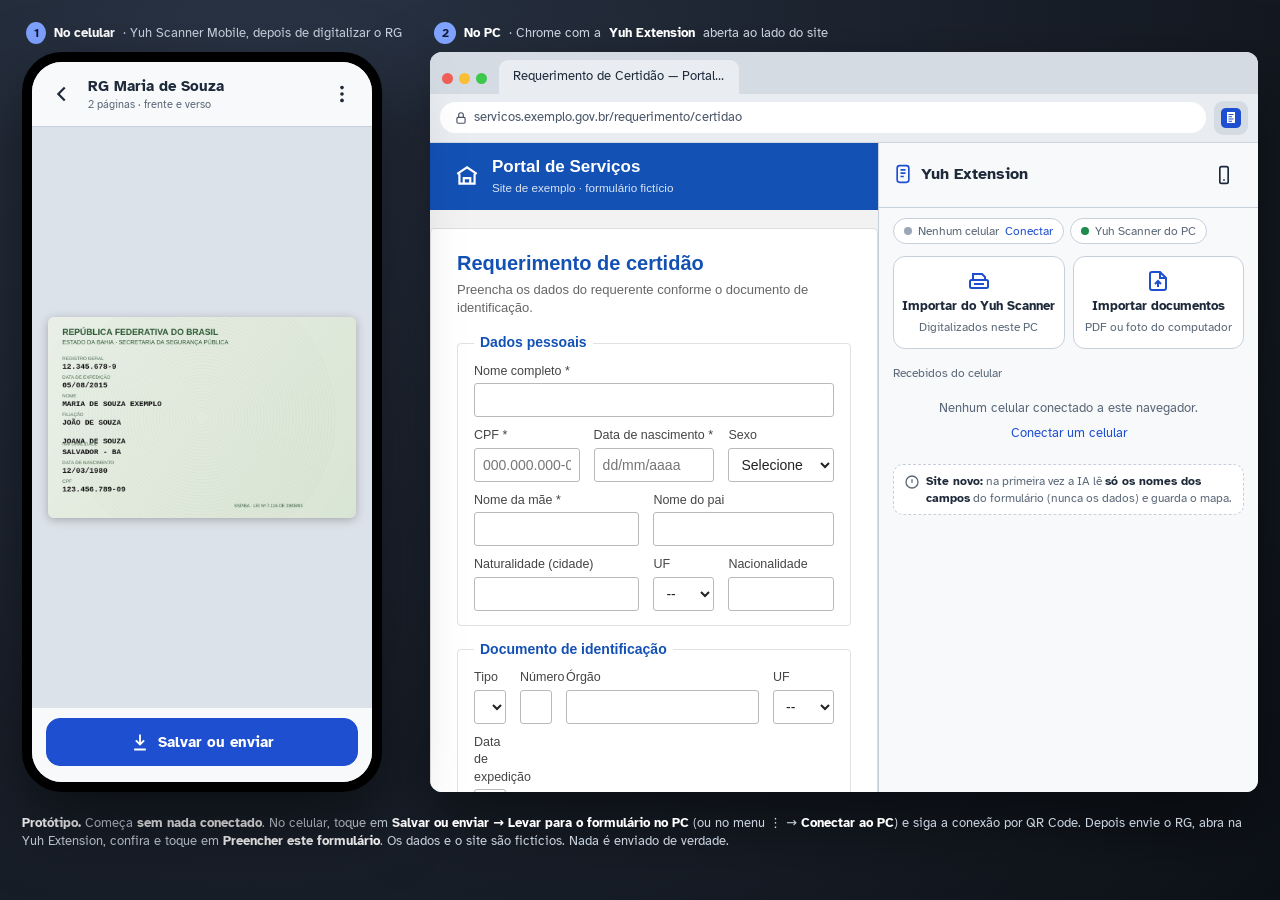
<file: docs/prototipo-yuh-extension.html>
<!doctype html>
<html lang="pt-BR">
<head>
<meta charset="utf-8">
<meta name="viewport" content="width=device-width, initial-scale=1">
<title>Yuh Extension · protótipo</title>
<link rel="preconnect" href="https://fonts.googleapis.com">
<link href="https://fonts.googleapis.com/css2?family=Atkinson+Hyperlegible:wght@400;700&display=swap" rel="stylesheet">
<style>
:root{
  --mesa:#DCE2E9; --painel:#F7F9FB; --papel:#FFFFFF; --tinta:#1E2A3A; --tinta-2:#5B6878; --linha:#C7D0DA;
  --caneta:#1F4FD1; --caneta-suave:#E3EAFB; --sobre-caneta:#fff; --livre:#1E8A4C; --livre-suave:#DDF3E6; --ocupado:#B7791F; --ocupado-suave:#FCF0D9; --carimbo:#B42318;
  --fonte:"Atkinson Hyperlegible",system-ui,sans-serif;
}
*{box-sizing:border-box;-webkit-tap-highlight-color:transparent}
[hidden]{display:none!important}
html,body{margin:0;height:100%}
body{font-family:var(--fonte);font-size:15px;line-height:1.4;color:var(--tinta);background:radial-gradient(circle at 20% 10%,#2a3445,#0d1117);min-height:100vh}
button,input,select{font:inherit;color:inherit}
button{cursor:pointer}
:focus-visible{outline:2px solid var(--caneta);outline-offset:2px}

.cena{display:grid;grid-template-columns:380px 1fr;gap:28px;padding:22px;align-items:start;max-width:1500px;margin:0 auto}
@media (max-width:1100px){.cena{grid-template-columns:1fr}.celular{margin:0 auto}}
.legenda{color:#c9d3df;font-size:13px;margin:0 0 8px 4px;display:flex;align-items:center;gap:8px;white-space:nowrap}
.legenda b{color:#fff}
.passo{display:inline-grid;place-items:center;width:22px;height:22px;border-radius:50%;background:#7FA2FF;color:#0E1A33;font-weight:700;font-size:12px}

/* ================= CELULAR ================= */
.celular{width:360px;height:740px;border-radius:40px;border:10px solid #000;background:var(--mesa);overflow:hidden;position:relative;display:flex;flex-direction:column;box-shadow:0 30px 70px rgba(0,0,0,.55)}
.c-barra{display:flex;align-items:center;gap:6px;padding:12px 10px;background:var(--painel);border-bottom:1px solid var(--linha)}
.c-barra b{flex:1;font-size:15px;white-space:nowrap;overflow:hidden;text-overflow:ellipsis}
.c-barra small{display:block;color:var(--tinta-2);font-size:11px;font-weight:400}
.ic{width:40px;height:40px;display:grid;place-items:center;border:0;background:none;border-radius:10px}
.c-folha{flex:1;display:grid;place-items:center;padding:16px}
.c-folha img{max-width:100%;max-height:100%;box-shadow:0 2px 10px rgba(0,0,0,.25);border-radius:6px}
.c-base{padding:10px 14px 16px;background:var(--painel)}
.btn{height:48px;border-radius:14px;border:1px solid var(--linha);background:var(--painel);font-weight:700;display:inline-flex;align-items:center;justify-content:center;gap:8px;padding:0 14px;width:100%}
.btn.principal{background:var(--caneta);border-color:var(--caneta);color:#fff}
.btn:disabled{opacity:.5}
.veu{position:absolute;inset:0;background:rgba(10,15,25,.5);display:flex;align-items:flex-end;z-index:5}
.folha-baixo{width:100%;background:var(--painel);border-radius:22px 22px 0 0;padding:10px 16px 18px;display:flex;flex-direction:column;gap:10px;animation:sobe .22s ease}
@keyframes sobe{from{transform:translateY(100%)}}
.puxador{width:40px;height:5px;border-radius:999px;background:var(--linha);margin:0 auto 4px}
.folha-baixo h3{margin:0;font-size:18px}
.opc{display:flex;align-items:center;gap:12px;border:1px solid var(--linha);background:var(--papel);border-radius:14px;padding:12px;text-align:left;width:100%}
.opc .ico{width:42px;height:42px;border-radius:12px;display:grid;place-items:center;background:var(--caneta-suave);color:var(--caneta);flex:none}
.opc b{display:block;font-size:15px}
.opc small{display:block;color:var(--tinta-2);font-size:12px}
.opc .pc{display:inline-flex;align-items:center;gap:5px;margin-top:4px;font-size:12px;color:var(--livre);font-weight:700}
.opc .pc i{width:7px;height:7px;border-radius:50%;background:var(--livre)}
.opc.destaque{border-color:var(--caneta);box-shadow:0 0 0 2px var(--caneta-suave)}
.enviando{position:absolute;inset:0;background:rgba(10,15,25,.6);display:grid;place-items:center;z-index:6;color:#fff;text-align:center;padding:30px}
.kuru{display:block;margin:0 auto 12px;width:150px;height:auto;background:#fff;border-radius:18px;padding:8px;box-shadow:0 6px 20px rgba(0,0,0,.3)}
.lendo .kuru{box-shadow:none;padding:2px;border-radius:10px}
.preencher .lendo{margin-bottom:8px}
.lendo .kuru{width:58px;margin:0}
.enviando .anel{width:64px;height:64px;border-radius:50%;border:5px solid rgba(255,255,255,.25);border-top-color:#fff;animation:gira .9s linear infinite;margin:0 auto 14px}
.enviando .ok{width:64px;height:64px;border-radius:50%;background:var(--livre);display:grid;place-items:center;margin:0 auto 14px}
@keyframes gira{to{transform:rotate(360deg)}}
.c-aviso{position:absolute;left:50%;bottom:90px;transform:translateX(-50%);background:var(--tinta);color:#fff;padding:9px 14px;border-radius:12px;font-size:13px;white-space:nowrap;z-index:7}

/* ================= NAVEGADOR ================= */
.janela{background:#e9edf2;border-radius:12px;overflow:hidden;box-shadow:0 30px 70px rgba(0,0,0,.55);display:flex;flex-direction:column;height:740px;min-width:0}
.abas-nav{display:flex;align-items:flex-end;gap:2px;padding:8px 10px 0;background:#d5dbe3}
.bolinhas{display:flex;gap:6px;margin:0 10px 10px 2px}.bolinhas i{width:11px;height:11px;border-radius:50%;background:#f25f58}.bolinhas i:nth-child(2){background:#f9be33}.bolinhas i:nth-child(3){background:#3cc84a}
.aba-nav{background:#e9edf2;border-radius:9px 9px 0 0;padding:8px 14px;font-size:12.5px;max-width:240px;white-space:nowrap;overflow:hidden;text-overflow:ellipsis}
.barra-end{display:flex;align-items:center;gap:8px;padding:7px 10px;background:#e9edf2;border-bottom:1px solid #cfd6de}
.end{flex:1;background:#fff;border-radius:999px;padding:6px 14px;font-size:13px;color:#4a5566;display:flex;align-items:center;gap:6px;min-width:0;white-space:nowrap;overflow:hidden}
.end svg{flex:none;color:#4a5566}
.ext-btn{width:34px;height:34px;border-radius:9px;border:0;background:transparent;display:grid;place-items:center;position:relative}
.ext-btn:hover,.ext-btn[aria-pressed="true"]{background:#d5dbe3}
.ext-btn img{width:20px;height:20px}
.ext-btn .bolha{position:absolute;top:2px;right:2px;min-width:16px;height:16px;border-radius:999px;background:var(--carimbo);color:#fff;font-size:10px;font-weight:700;display:grid;place-items:center;padding:0 4px}
.corpo-nav{flex:1;display:flex;min-height:0}

/* site de exemplo (governo genérico) */
.site{flex:1;overflow:auto;background:#f2f2f2;font-family:Arial,Helvetica,sans-serif;font-size:14px;color:#333;min-width:0}
.site-topo{background:#1351b4;color:#fff;padding:12px 24px;display:flex;align-items:center;gap:12px}
.site-topo b{font-size:17px}.site-topo small{opacity:.85}
.site-cont{max-width:760px;margin:18px auto;background:#fff;border:1px solid #ddd;border-radius:4px;padding:20px 26px 26px}
.site-cont h2{margin:0 0 4px;font-size:20px;color:#1351b4}
.site-cont p.sub{margin:0 0 16px;color:#666;font-size:13px}
fieldset{border:1px solid #e1e1e1;border-radius:4px;padding:10px 16px 14px;margin:0 0 14px}
legend{font-weight:bold;color:#1351b4;padding:0 6px}
.lin{display:grid;grid-template-columns:repeat(6,1fr);gap:10px 14px}
.cp{display:flex;flex-direction:column;gap:3px;font-size:12.5px;color:#444;position:relative}
.cp.s2{grid-column:span 2}.cp.s3{grid-column:span 3}.cp.s4{grid-column:span 4}.cp.s6{grid-column:span 6}
.cp input,.cp select{height:34px;border:1px solid #b9b9b9;border-radius:3px;padding:0 8px;font-family:Arial;font-size:14px;background:#fff;color:#222;transition:background .3s,border-color .3s}
.cp.verde input,.cp.verde select{background:#e5f6ec;border-color:#1E8A4C}
.cp.amarelo input,.cp.amarelo select{background:#fff4dc;border-color:#d39b2a}
.cp .marca{position:absolute;right:6px;top:22px;font-size:11px;font-weight:bold;font-family:var(--fonte);pointer-events:none}
.cp.verde .marca{color:#1E8A4C}.cp.amarelo .marca{color:#B7791F}
.site-acoes{display:flex;justify-content:flex-end;gap:10px;margin-top:6px}
.site-acoes button{height:38px;padding:0 20px;border-radius:20px;border:1px solid #1351b4;background:#fff;color:#1351b4;font-family:Arial;font-weight:bold}
.site-acoes .env{background:#1351b4;color:#fff}

/* ================= PAINEL DA EXTENSÃO ================= */
.painel{width:380px;flex:none;background:var(--painel);border-left:1px solid var(--linha);display:flex;flex-direction:column;min-height:0;font-family:var(--fonte);font-size:14px}
.p-topo{display:flex;align-items:center;gap:8px;padding:12px 14px;border-bottom:1px solid var(--linha)}
.p-topo b{flex:1;font-size:16px;display:flex;align-items:center;gap:8px}
.p-topo b svg{color:var(--caneta)}
.conexoes{display:flex;gap:6px;flex-wrap:wrap;padding:10px 14px 0}
.chip{display:inline-flex;align-items:center;gap:6px;font-size:12px;border:1px solid var(--linha);border-radius:999px;padding:4px 10px;background:var(--papel);color:var(--tinta-2)}
.chip i{width:8px;height:8px;border-radius:50%;background:var(--livre)}
.chip.off i{background:#9aa7b6}
.chip button{border:0;background:none;color:var(--caneta);padding:0;font-size:12px}
.p-corpo{flex:1;overflow-y:auto;padding:12px 14px 16px;display:flex;flex-direction:column;gap:12px}
.importar{display:grid;grid-template-columns:1fr 1fr;gap:8px}
.imp{display:flex;flex-direction:column;align-items:center;gap:4px;padding:12px 8px;border:1px solid var(--linha);border-radius:12px;background:var(--papel);font-weight:700;font-size:13px;text-align:center}
.imp small{font-weight:400;color:var(--tinta-2);font-size:11.5px}
.imp:hover{border-color:var(--caneta);background:var(--caneta-suave)}
.imp svg{color:var(--caneta)}
.p-sec{font-size:12px;color:var(--tinta-2);margin:4px 0 -4px;display:flex;justify-content:space-between}
.doc{display:flex;gap:10px;align-items:center;padding:8px;border:1px solid var(--linha);border-radius:12px;background:var(--papel);text-align:left;width:100%}
.doc:hover{border-color:var(--caneta)}
.doc img{width:52px;height:38px;object-fit:cover;border-radius:4px;flex:none;box-shadow:0 1px 3px rgba(0,0,0,.2)}
.doc .inf{flex:1;min-width:0}
.doc .inf b{display:block;font-size:13.5px;white-space:nowrap;overflow:hidden;text-overflow:ellipsis}
.doc .inf small{color:var(--tinta-2);font-size:11.5px}
.doc .origem{font-size:10.5px;font-weight:700;border-radius:999px;padding:2px 7px;background:var(--caneta-suave);color:var(--caneta);flex:none}
.doc.novo{animation:chega .6s ease}
@keyframes chega{0%{transform:translateX(30px);opacity:0}100%{transform:none;opacity:1}}
.vazio-p{color:var(--tinta-2);font-size:13px;text-align:center;padding:10px}

/* ficha */
.voltar{border:0;background:none;color:var(--caneta);padding:0;font-size:13px;display:inline-flex;gap:4px;align-items:center;align-self:flex-start}
.ficha-img{position:relative;border-radius:10px;overflow:hidden;border:1px solid var(--linha);background:#fff;cursor:zoom-in}
.ficha-img img{width:100%;display:block}
.ficha-img .tipo{position:absolute;left:8px;top:8px;background:rgba(30,42,58,.85);color:#fff;font-size:11.5px;border-radius:999px;padding:3px 9px}
.lendo{display:flex;align-items:center;gap:10px;padding:12px;border-radius:12px;background:var(--caneta-suave);color:var(--caneta);font-weight:700;font-size:13px}
.lendo .anel{width:18px;height:18px;border-radius:50%;border:3px solid rgba(31,79,209,.25);border-top-color:var(--caneta);animation:gira .8s linear infinite;flex:none}
.fonte{font-size:11.5px;color:var(--tinta-2);display:flex;align-items:center;gap:6px}
.campos{display:flex;flex-direction:column;gap:8px}
.campo{display:flex;flex-direction:column;gap:2px}
.campo label{font-size:11.5px;color:var(--tinta-2);display:flex;justify-content:space-between}
.campo label .duv{color:var(--ocupado);font-weight:700}
.campo{min-width:0}
.campo input{width:100%;min-width:0;height:34px;border:1px solid var(--linha);border-radius:8px;padding:0 10px;background:var(--papel);font-size:14px}
.campo.duvida input{border-color:#d39b2a;background:var(--ocupado-suave)}
.duas{display:grid;grid-template-columns:2fr 1fr;gap:8px}
.preencher{position:sticky;bottom:0;padding-top:6px;background:linear-gradient(transparent,var(--painel) 30%)}
.resultado{border-radius:12px;padding:12px;background:var(--livre-suave);border:1px solid #9ad3b1;font-size:13px;display:flex;flex-direction:column;gap:6px}
.resultado b{font-size:14px}
.resultado .l{display:flex;gap:8px;align-items:center}
.resultado .q{width:12px;height:12px;border-radius:3px;flex:none}
.mapa{font-size:12px;color:var(--tinta-2);display:flex;align-items:flex-start;gap:6px;background:var(--papel);border:1px dashed var(--linha);border-radius:10px;padding:8px 10px}
.mapa b{color:var(--tinta)}
.pareamento{display:flex;flex-direction:column;align-items:center;gap:10px;text-align:center}
.qr{width:180px;height:180px;background:#fff;border:1px solid var(--linha);border-radius:12px;padding:12px}

/* conectar */
.cam{position:absolute;inset:0;background:#000;z-index:8;display:flex;flex-direction:column;color:#fff}
.cam-topo{display:flex;align-items:center;gap:6px;padding:12px 10px}
.cam-topo b{flex:1;font-size:15px}
.cam .ic{color:#fff}
.visor{flex:1;position:relative;display:grid;place-items:center;background:radial-gradient(circle at 50% 40%,#3a3f46,#111)}
.mira{width:220px;height:220px;position:relative}
.mira i{position:absolute;width:44px;height:44px;border:4px solid #7FA2FF}
.mira i:nth-child(1){left:0;top:0;border-right:0;border-bottom:0;border-radius:14px 0 0 0}
.mira i:nth-child(2){right:0;top:0;border-left:0;border-bottom:0;border-radius:0 14px 0 0}
.mira i:nth-child(3){left:0;bottom:0;border-right:0;border-top:0;border-radius:0 0 0 14px}
.mira i:nth-child(4){right:0;bottom:0;border-left:0;border-top:0;border-radius:0 0 14px 0}
.mira .linha-scan{position:absolute;left:10px;right:10px;height:2px;background:#7FA2FF;box-shadow:0 0 12px #7FA2FF;animation:varre 1.6s ease-in-out infinite}
@keyframes varre{0%,100%{top:14px}50%{top:200px}}
.mira canvas{position:absolute;left:26px;top:26px;width:168px;height:168px;opacity:.85;border-radius:8px}
.cam-dica{text-align:center;padding:16px 24px 26px;font-size:14px;color:#cfd6df}
.cam-dica b{color:#fff}
.tela-c{position:absolute;inset:0;background:var(--painel);z-index:8;display:flex;flex-direction:column}
.tela-c .meio{flex:1;display:flex;flex-direction:column;align-items:center;justify-content:center;gap:12px;padding:24px;text-align:center}
.codigo{display:flex;gap:8px}
.codigo span{width:48px;height:60px;border-radius:12px;background:var(--papel);border:2px solid var(--caneta);display:grid;place-items:center;font-size:30px;font-weight:700;color:var(--caneta)}
.p-codigo .codigo span{width:40px;height:50px;font-size:24px}
.tela-c .acoes{padding:14px 16px 20px;display:flex;flex-direction:column;gap:8px}
.pcs{display:flex;flex-direction:column;gap:6px}
.pc-item{display:flex;align-items:center;gap:10px;border:1px solid var(--linha);background:var(--papel);border-radius:12px;padding:10px 12px;text-align:left;width:100%}
.pc-item[aria-pressed="true"]{border-color:var(--caneta);box-shadow:0 0 0 2px var(--caneta-suave)}
.pc-item b{display:block;font-size:14px}
.pc-item small{font-size:12px;color:var(--tinta-2)}
.pc-item .st{width:9px;height:9px;border-radius:50%;background:var(--livre);flex:none}
.pc-item .st.off{background:#9aa7b6}
.opc .pc.nenhum{color:var(--ocupado)}
.opc .pc.nenhum i{background:var(--ocupado)}
.tempo{font-size:12px;color:var(--tinta-2)}
.tempo b{color:var(--tinta)}
.p-codigo{display:flex;flex-direction:column;align-items:center;gap:10px;text-align:center;padding:6px 0}
.nota{max-width:1500px;margin:0 auto;padding:0 22px 22px;color:#c9d3df;font-size:13px}
.nota b{color:#fff}
.zoom{position:fixed;inset:0;background:rgba(0,0,0,.8);display:grid;place-items:center;z-index:50;cursor:zoom-out}
.zoom img{max-width:92vw;max-height:92vh;border-radius:8px}
</style>
</head>
<body>

<div class="cena">
  <!-- ================= CELULAR ================= -->
  <div>
    <p class="legenda"><span class="passo">1</span><b>No celular</b>· Yuh Scanner Mobile, depois de digitalizar o RG</p>
    <div class="celular" id="celular">
      <div class="c-barra">
        <button class="ic" aria-label="Voltar"><svg width="22" height="22" viewBox="0 0 24 24" fill="none" stroke="currentColor" stroke-width="2.4"><path d="M15 5l-7 7 7 7"/></svg></button>
        <b>RG Maria de Souza<small>2 páginas · frente e verso</small></b>
        <button class="ic" id="cMenu" aria-label="Menu"><svg width="22" height="22" viewBox="0 0 24 24" fill="currentColor"><circle cx="12" cy="5" r="2"/><circle cx="12" cy="12" r="2"/><circle cx="12" cy="19" r="2"/></svg></button>
      </div>
      <div class="c-folha"><img id="cImg" alt="RG digitalizado"></div>
      <div class="c-base"><button class="btn principal" id="cSalvar"><svg width="20" height="20" viewBox="0 0 24 24" fill="none" stroke="currentColor" stroke-width="2.2"><path d="M12 3v12M7 10l5 5 5-5"/><path d="M5 21h14"/></svg>Salvar ou enviar</button></div>
    </div>
  </div>

  <!-- ================= PC ================= -->
  <div style="min-width:0">
    <p class="legenda"><span class="passo">2</span><b>No PC</b>· Chrome com a <b style="color:#fff">Yuh Extension</b> aberta ao lado do site</p>
    <div class="janela">
      <div class="abas-nav"><div class="bolinhas"><i></i><i></i><i></i></div><div class="aba-nav">Requerimento de Certidão — Portal de Serviços</div></div>
      <div class="barra-end">
        <div class="end"><svg width="14" height="14" viewBox="0 0 24 24" fill="none" stroke="currentColor" stroke-width="2"><rect x="5" y="11" width="14" height="10" rx="2"/><path d="M8 11V7a4 4 0 0 1 8 0v4"/></svg>servicos.exemplo.gov.br/requerimento/certidao</div>
        <button class="ext-btn" id="extBtn" aria-pressed="true" title="Yuh Extension"><img id="extIco" alt=""><span class="bolha" id="extBolha" hidden>1</span></button>
      </div>
      <div class="corpo-nav">
        <!-- site de exemplo -->
        <div class="site">
          <div class="site-topo"><svg width="26" height="26" viewBox="0 0 24 24" fill="none" stroke="#fff" stroke-width="2"><path d="M3 10l9-6 9 6M5 10v9h14v-9M9 19v-5h6v5"/></svg><div><b>Portal de Serviços</b><br><small>Site de exemplo · formulário fictício</small></div></div>
          <form class="site-cont" id="form" onsubmit="return false">
            <h2>Requerimento de certidão</h2>
            <p class="sub">Preencha os dados do requerente conforme o documento de identificação.</p>
            <fieldset><legend>Dados pessoais</legend>
              <div class="lin">
                <label class="cp s6">Nome completo *<input name="txtNomeRequerente"></label>
                <label class="cp s2">CPF *<input name="cpf" placeholder="000.000.000-00"></label>
                <label class="cp s2">Data de nascimento *<input name="dtNasc" placeholder="dd/mm/aaaa"></label>
                <label class="cp s2">Sexo<select name="sexo"><option value="">Selecione</option><option>Feminino</option><option>Masculino</option></select></label>
                <label class="cp s3">Nome da mãe *<input name="nomeMae"></label>
                <label class="cp s3">Nome do pai<input name="nomePai"></label>
                <label class="cp s3">Naturalidade (cidade)<input name="naturalidade"></label>
                <label class="cp s1" style="grid-column:span 1">UF<select name="ufNat"><option value="">--</option><option>BA</option><option>SP</option><option>RJ</option><option>MG</option><option>PE</option></select></label>
                <label class="cp s2">Nacionalidade<input name="nacionalidade"></label>
              </div>
            </fieldset>
            <fieldset><legend>Documento de identificação</legend>
              <div class="lin">
                <label class="cp s2">Tipo<select name="tipoDoc"><option value="">Selecione</option><option>RG</option><option>CNH</option><option>Passaporte</option></select></label>
                <label class="cp s2">Número<input name="numDoc"></label>
                <label class="cp s1" style="grid-column:span 1">Órgão<input name="orgao"></label>
                <label class="cp s1" style="grid-column:span 1">UF<select name="ufDoc"><option value="">--</option><option>BA</option><option>SP</option><option>RJ</option><option>MG</option><option>PE</option></select></label>
                <label class="cp s2">Data de expedição<input name="dtExp" placeholder="dd/mm/aaaa"></label>
              </div>
            </fieldset>
            <fieldset><legend>Contato</legend>
              <div class="lin">
                <label class="cp s3">E-mail<input name="email"></label>
                <label class="cp s3">Telefone<input name="fone"></label>
              </div>
            </fieldset>
            <div class="site-acoes"><button type="button">Limpar</button><button type="button" class="env" id="siteEnviar">Enviar requerimento</button></div>
          </form>
        </div>

        <!-- painel lateral da extensão -->
        <aside class="painel" id="painel">
          <div class="p-topo">
            <b><svg width="20" height="20" viewBox="0 0 24 24" fill="none" stroke="currentColor" stroke-width="2"><rect x="5" y="2" width="14" height="20" rx="3"/><path d="M9 7h6M9 11h6M9 15h4"/></svg>Yuh Extension</b>
            <button class="ic" id="pConfig" title="Conectar celular" aria-label="Conectar celular"><svg width="20" height="20" viewBox="0 0 24 24" fill="none" stroke="currentColor" stroke-width="2"><rect x="7" y="2" width="10" height="20" rx="2"/><path d="M11 18h2"/></svg></button>
          </div>
          <div class="conexoes" id="conexoes">
          </div>
          <div class="p-corpo" id="pCorpo"></div>
        </aside>
      </div>
    </div>
  </div>
</div>
<p class="nota"><b>Protótipo.</b> Começa <b>sem nada conectado</b>. No celular, toque em <b>Salvar ou enviar → Levar para o formulário no PC</b> (ou no menu ⋮ → <b>Conectar ao PC</b>) e siga a conexão por QR Code. Depois envie o RG, abra na Yuh Extension, confira e toque em <b>Preencher este formulário</b>. Os dados e o site são fictícios. Nada é enviado de verdade.</p>

<script>
"use strict";
const $ = id => document.getElementById(id);
const KURU = "[data-uri]";

/* ---------- imagens de exemplo ---------- */
function rg(frente){
  const c = document.createElement("canvas"); c.width = 860; c.height = 560; const g = c.getContext("2d");
  const gr = g.createLinearGradient(0, 0, 860, 560); gr.addColorStop(0, frente ? "#e7f0e3" : "#e9efe6"); gr.addColorStop(1, frente ? "#d2e2cd" : "#d9e5d4");
  g.fillStyle = gr; g.fillRect(0, 0, 860, 560);
  for (let i = 0; i < 40; i++){ g.strokeStyle = "rgba(60,110,70,.08)"; g.beginPath(); g.arc(430, 280, 20 + i * 9, 0, 7); g.stroke(); }
  g.fillStyle = "#2e5a35"; g.font = "bold 24px Arial"; g.fillText("REPÚBLICA FEDERATIVA DO BRASIL", 40, 50);
  g.font = "16px Arial"; g.fillText("ESTADO DA BAHIA · SECRETARIA DA SEGURANÇA PÚBLICA", 40, 76);
  if (frente){
    g.fillStyle = "#b8c9b4"; g.fillRect(40, 110, 200, 260); g.fillStyle = "#7f927b"; g.beginPath(); g.arc(140, 200, 55, 0, 7); g.fill(); g.fillRect(70, 270, 140, 100);
    g.fillStyle = "#2e5a35"; g.font = "15px Arial"; g.fillText("ASSINATURA DO TITULAR", 60, 420);
    g.strokeStyle = "#1f3fb0"; g.lineWidth = 2.5; g.beginPath(); for (let x = 0; x < 180; x++) g.lineTo(60 + x, 460 + Math.sin(x / 7) * 14); g.stroke();
    g.fillStyle = "#2e5a35"; g.font = "bold 18px Arial"; g.fillText("CARTEIRA DE IDENTIDADE", 330, 140);
  } else {
    const L = [["REGISTRO GERAL", "12.345.678-9"], ["DATA DE EXPEDIÇÃO", "05/08/2015"], ["NOME", "MARIA DE SOUZA EXEMPLO"], ["FILIAÇÃO", "JOÃO DE SOUZA"], ["", "JOANA DE SOUZA"], ["NATURALIDADE", "SALVADOR - BA"], ["DATA DE NASCIMENTO", "12/03/1980"], ["CPF", "123.456.789-09"]];
    let y = 120;
    for (const [r, v] of L){ g.fillStyle = "#4b6b50"; g.font = "13px Arial"; if (r) g.fillText(r, 40, y); g.fillStyle = "#111"; g.font = "bold 21px 'Courier New', monospace"; g.fillText(v, 40, y + 24); y += r ? 52 : 30; }
    g.fillStyle = "#2e5a35"; g.font = "12px Arial"; g.fillText("SSP/BA · LEI Nº 7.116 DE 29/08/83", 520, 530);
  }
  return c.toDataURL("image/jpeg", .9);
}
const RG_FRENTE = rg(true), RG_VERSO = rg(false);
$("cImg").src = RG_VERSO;
// ícone da extensão
(() => { const c = document.createElement("canvas"); c.width = c.height = 40; const g = c.getContext("2d"); g.fillStyle = "#1F4FD1"; g.beginPath(); g.roundRect(0, 0, 40, 40, 9); g.fill(); g.fillStyle = "#fff"; g.fillRect(12, 8, 16, 22); g.fillStyle = "#1F4FD1"; for (let i = 0; i < 4; i++) g.fillRect(15, 12 + i * 4.5, 10 - (i % 2) * 3, 2); $("extIco").src = c.toDataURL(); })();

/* ---------- estado ---------- */
const DOC = {
  id: "rg-maria", titulo: "RG Maria de Souza", tipo: "RG (Carteira de Identidade) · Bahia", img: RG_VERSO, origem: "Celular",
  campos: [
    ["nome", "Nome", "MARIA DE SOUZA EXEMPLO"], ["cpf", "CPF", "123.456.789-09"], ["nasc", "Data de nascimento", "12/03/1980"],
    ["mae", "Nome da mãe", "JOANA DE SOUZA"], ["pai", "Nome do pai", "JOÃO DE SOUZA"],
    ["natCidade", "Naturalidade", "SALVADOR"], ["natUf", "UF", "BA"],
    ["rg", "RG", "12.345.678-9"], ["orgao", "Órgão emissor", "SSP"], ["ufDoc", "UF", "BA"], ["exp", "Expedição", "05/08/2015", true],
  ],
};
const DOCS_PC = [
  { id: "cnh-jose", titulo: "CNH José Carlos Lima", tipo: "CNH digital · lida pelo QR Code", img: null, origem: "Yuh Scanner do PC", qr: true },
  { id: "cert-ana", titulo: "Certidão de nascimento Ana", tipo: "Certidão de nascimento", img: null, origem: "Yuh Scanner do PC" },
];
let recebidos = [], mapaConhecido = false, tela = "lista";
// conexão celular ↔ navegador (começa sem nada conectado)
let pcs = [{ nome: "Edge · NOTEBOOK-CASA", ligado: false, conectado: false }, { nome: "Chrome · PC-TABELIONATO", ligado: true, conectado: false }];
let celulares = [{ nome: "iPhone da Ana", quando: "conectado ontem", ligado: false }];
let pcEscolhido = null, qrTimer = null, qrValidade = 120, codigo = "4821", pareando = false;
const conectados = () => pcs.filter(p => p.conectado);

/* ================= CELULAR ================= */
function folhaC(html){
  const v = document.createElement("div"); v.className = "veu";
  v.innerHTML = `<div class="folha-baixo"><div class="puxador"></div>${html}<button class="btn" data-f style="height:42px;border:0;background:none;color:var(--tinta-2)">Cancelar</button></div>`;
  $("celular").append(v);
  v.addEventListener("click", e => { if (e.target === v || e.target.closest("[data-f]")) v.remove(); });
  return v;
}
const ICO_PC = '<svg width="22" height="22" viewBox="0 0 24 24" fill="none" stroke="currentColor" stroke-width="2"><rect x="2" y="4" width="20" height="13" rx="2"/><path d="M8 21h8M12 17v4"/></svg>';
$("cSalvar").onclick = () => {
  const c = conectados(), alvo = pcEscolhido || c.find(p => p.ligado) || c[0];
  const destino = alvo ? `<span class="pc${alvo.ligado ? "" : " nenhum"}"><i></i>${alvo.nome}${alvo.ligado ? "" : " · desligado"}</span>` : `<span class="pc nenhum"><i></i>Nenhum PC conectado · toque para conectar</span>`;
  const v = folhaC(`<h3>Salvar ou enviar</h3>
    <button class="opc destaque" id="oPc"><span class="ico">${ICO_PC}</span>
      <span style="flex:1"><b>Levar para o formulário no PC</b><small>Lê os dados e manda para a Yuh Extension</small>${destino}</span>${c.length > 1 ? '<span style="font-size:12px;color:var(--caneta);font-weight:700" id="oTrocar">trocar</span>' : ""}</button>
    <button class="opc"><span class="ico"><svg width="22" height="22" viewBox="0 0 24 24" fill="none" stroke="currentColor" stroke-width="2"><circle cx="18" cy="5" r="3"/><circle cx="6" cy="12" r="3"/><circle cx="18" cy="19" r="3"/><path d="M8.6 13.5l6.8 4M15.4 6.5l-6.8 4"/></svg></span><span><b>Enviar (WhatsApp, e-mail…)</b><small>PDF, um ou vários arquivos</small></span></button>
    <button class="opc"><span class="ico"><svg width="22" height="22" viewBox="0 0 24 24" fill="none" stroke="currentColor" stroke-width="2"><path d="M12 3v12M7 10l5 5 5-5"/><path d="M5 21h14"/></svg></span><span><b>Salvar no celular</b><small>PDF ou JPG</small></span></button>`);
  v.querySelector("#oPc").onclick = e => {
    v.remove();
    if (!c.length) return abrirLeitorQr();
    if (e.target.id === "oTrocar") return escolherPc();
    if (!alvo.ligado) return avisoC(`${alvo.nome} está desligado. Abra o Chrome nesse PC ou troque o destino.`);
    levarParaPc(alvo);
  };
};
function escolherPc(){
  const atual = pcEscolhido || conectados().find(x => x.ligado);
  const v = folhaC(`<h3>Para qual PC?</h3><div class="pcs">${conectados().map((p, i) => `<button class="pc-item" data-i="${i}" aria-pressed="${p === atual}"><span class="st${p.ligado ? "" : " off"}"></span><span><b>${p.nome}</b><small>${p.ligado ? "ligado agora" : "desligado"}</small></span></button>`).join("")}</div>`);
  v.querySelectorAll(".pc-item").forEach(b => b.onclick = () => { pcEscolhido = conectados()[+b.dataset.i]; v.remove(); $("cSalvar").click(); });
}
function avisoC(t){ const a = document.createElement("div"); a.className = "c-aviso"; a.style.whiteSpace = "normal"; a.style.width = "300px"; a.style.textAlign = "center"; a.textContent = t; $("celular").append(a); setTimeout(() => a.remove(), 3200); }
$("cMenu").onclick = () => {
  const c = conectados();
  const v = folhaC(`<h3>Yuh Scanner Mobile</h3>
    <button class="opc" id="mCon"><span class="ico"><svg width="22" height="22" viewBox="0 0 24 24" fill="none" stroke="currentColor" stroke-width="2"><rect x="3" y="3" width="7" height="7" rx="1"/><rect x="14" y="3" width="7" height="7" rx="1"/><rect x="3" y="14" width="7" height="7" rx="1"/><path d="M14 14h3v3h-3zM20 14v.01M14 20h.01M17 17h4v4"/></svg></span><span><b>Conectar ao PC</b><small>Ler o QR Code da Yuh Extension</small></span></button>
    <div class="p-sec" style="margin-top:6px"><span>PCs conectados</span></div>
    <div class="pcs">${c.length ? c.map(p => `<div class="pc-item"><span class="st${p.ligado ? "" : " off"}"></span><span style="flex:1"><b>${p.nome}</b><small>${p.ligado ? "ligado agora" : "desligado"}</small></span><button class="voltar" style="align-self:center;color:var(--carimbo)">Desconectar</button></div>`).join("") : '<div class="vazio-p">Nenhum ainda.</div>'}</div>`);
  v.querySelector("#mCon").onclick = () => { v.remove(); abrirLeitorQr(); };
  v.querySelectorAll(".pcs .voltar").forEach((b, i) => b.onclick = () => { const p = c[i]; p.conectado = false; if (pcEscolhido === p) pcEscolhido = null; v.remove(); avisoC(`${p.nome} desconectado`); });
};
// câmera lendo o QR da extensão
function abrirLeitorQr(){
  const t = document.createElement("div"); t.className = "cam"; t.id = "cCam";
  t.innerHTML = `<div class="cam-topo"><button class="ic" aria-label="Fechar"><svg width="22" height="22" viewBox="0 0 24 24" fill="none" stroke="currentColor" stroke-width="2.4"><path d="M6 6l12 12M18 6L6 18"/></svg></button><b>Conectar ao PC</b></div>
    <div class="visor"><div class="mira"><i></i><i></i><i></i><i></i><canvas id="cQr" width="168" height="168" hidden></canvas><span class="linha-scan"></span></div></div>
    <div class="cam-dica" id="cDica">No PC, abra a <b>Yuh Extension</b> e toque no <b>ícone de celular</b> no topo. Depois aponte para o QR Code.<br><button class="btn" id="cAbrirLa" style="margin-top:12px;background:#222b37;border-color:#384455;color:#fff;height:40px">(protótipo) mostrar o QR no PC</button></div>`;
  $("celular").append(t);
  t.querySelector(".cam-topo .ic").onclick = () => { t.remove(); pareando = false; };
  t.querySelector("#cAbrirLa").onclick = () => abrirPareamentoPc();
  pareando = true;
  if (tela === "par") setTimeout(lerQr, 1200);
}
function lerQr(){
  const t = $("cCam"); if (!t || !pareando) return;
  const q = t.querySelector("#cQr"); q.hidden = false; desenharQr(q);
  $("cDica").innerHTML = "<b>QR Code encontrado!</b>";
  setTimeout(() => {
    t.remove();
    const c = document.createElement("div"); c.className = "tela-c"; c.id = "cCodigo";
    c.innerHTML = `<div class="c-barra"><b>Conectar ao PC</b></div>
      <div class="meio"><div style="width:56px;height:56px;border-radius:16px;display:grid;place-items:center;background:var(--caneta-suave);color:var(--caneta)">${ICO_PC}</div>
        <b style="font-size:17px">Chrome · PC-TABELIONATO</b>
        <span style="color:var(--tinta-2);font-size:14px">Confira se o <b>mesmo código</b> aparece na tela do PC:</span>
        <div class="codigo">${[...codigo].map(d => `<span>${d}</span>`).join("")}</div>
        <span style="color:var(--tinta-2);font-size:12px">Isso garante que você está conectando o seu PC, e não outro.</span></div>
      <div class="acoes"><button class="btn principal" id="cIgual">Os códigos são iguais</button><button class="btn" id="cDif" style="border:0;background:none;color:var(--tinta-2)">São diferentes · cancelar</button></div>`;
    $("celular").append(c);
    mostrarCodigoNoPc();
    c.querySelector("#cIgual").onclick = () => concluirPareamento(c);
    c.querySelector("#cDif").onclick = () => { c.remove(); pareando = false; abrirPareamentoPc(); avisoC("Conexão cancelada. Nada foi conectado."); };
  }, 900);
}
function concluirPareamento(c){
  pareando = false;
  const pc = pcs.find(p => p.nome === "Chrome · PC-TABELIONATO"); pc.conectado = true; pcEscolhido = null;
  pcs.find(p => p.nome.startsWith("Edge")).conectado = true; // um segundo PC já conectado antes, desligado agora (para mostrar o "trocar")
  if (!celulares.some(x => x.nome === "Galaxy do Iuri")) celulares.unshift({ nome: "Galaxy do Iuri", quando: "conectado agora", ligado: true });
  c.innerHTML = `<div class="meio"><div style="width:72px;height:72px;border-radius:50%;background:var(--livre);display:grid;place-items:center"><svg width="38" height="38" viewBox="0 0 24 24" fill="none" stroke="#fff" stroke-width="3"><path d="M5 12.5l4.5 4.5L19 7"/></svg></div>
    <b style="font-size:18px">Conectado!</b><span style="color:var(--tinta-2);font-size:14px">Agora em <b>Salvar ou enviar → Levar para o formulário no PC</b>, o documento vai direto para <b>Chrome · PC-TABELIONATO</b>.</span></div>
    <div class="acoes"><button class="btn principal" id="cOk">Entendi</button></div>`;
  c.querySelector("#cOk").onclick = () => c.remove();
  clearInterval(qrTimer); desenharConexoes();
  if (tela === "par") abrirPareamentoPc(true);
}
function levarParaPc(alvo){
  const e = document.createElement("div"); e.className = "enviando";
  e.innerHTML = `<div><img class="kuru" src="${KURU}" alt=""><b>Enviando para ${alvo.nome}…</b><p style="font-size:13px;opacity:.8;margin:6px 0 0">Criptografado de ponta a ponta</p></div>`;
  $("celular").append(e);
  setTimeout(() => {
    e.innerHTML = `<div><div class="ok"><svg width="34" height="34" viewBox="0 0 24 24" fill="none" stroke="#fff" stroke-width="3"><path d="M5 12.5l4.5 4.5L19 7"/></svg></div><b>Chegou no PC</b><p style="font-size:13px;opacity:.85;margin:6px 0 0">Abra a Yuh Extension no Chrome</p></div>`;
    receberNoPc();
    setTimeout(() => e.remove(), 1600);
  }, 1300);
}

/* ================= EXTENSÃO ================= */
function desenharConexoes(){
  const g = celulares.find(x => x.ligado);
  $("conexoes").innerHTML = (g ? `<span class="chip" title="Recebe o que você mandar do celular"><i></i>Celular: ${g.nome}</span>` : `<span class="chip off"><i></i>Nenhum celular <button id="chipCon">Conectar</button></span>`)
    + `<span class="chip" title="Yuh Scanner para Windows aberto neste PC"><i></i>Yuh Scanner do PC</span>`;
  $("chipCon")?.addEventListener("click", () => abrirPareamentoPc());
}
function receberNoPc(){
  if (!recebidos.includes(DOC)) recebidos.unshift(DOC);
  $("extBolha").hidden = false;
  if (tela === "lista") desenharLista(true);
}
function desenharLista(animar){
  tela = "lista";
  const C = $("pCorpo"); C.innerHTML = "";
  C.insertAdjacentHTML("beforeend", `<div class="importar">
    <button class="imp" id="impYuh"><svg width="24" height="24" viewBox="0 0 24 24" fill="none" stroke="currentColor" stroke-width="2"><rect x="3" y="11" width="18" height="8" rx="1.5"/><path d="M6 11V5h9l3 3v3"/><path d="M7 15h10"/></svg>Importar do Yuh Scanner<small>Digitalizados neste PC</small></button>
    <button class="imp" id="impArq"><svg width="24" height="24" viewBox="0 0 24 24" fill="none" stroke="currentColor" stroke-width="2"><path d="M14 3H6a2 2 0 0 0-2 2v14a2 2 0 0 0 2 2h12a2 2 0 0 0 2-2V9z"/><path d="M14 3v6h6M12 18v-6M9 15l3-3 3 3"/></svg>Importar documentos<small>PDF ou foto do computador</small></button>
  </div>`);
  C.insertAdjacentHTML("beforeend", `<div class="p-sec"><span>Recebidos do celular</span></div>`);
  if (!recebidos.length) C.insertAdjacentHTML("beforeend", celulares.some(x => x.ligado) ? `<div class="vazio-p">Nada ainda. No celular, toque em <b>Salvar ou enviar → Levar para o formulário no PC</b>.</div>` : `<div class="vazio-p">Nenhum celular conectado a este navegador.<br><button class="voltar" id="conVazio" style="margin-top:6px">Conectar um celular</button></div>`);
  for (const d of recebidos) C.append(cartaoDoc(d, animar));
  C.insertAdjacentHTML("beforeend", `<div class="mapa"><svg width="16" height="16" viewBox="0 0 24 24" fill="none" stroke="currentColor" stroke-width="2" style="flex:none;margin-top:1px"><circle cx="12" cy="12" r="9"/><path d="M12 8v5M12 16h.01"/></svg><span>${mapaConhecido ? "<b>Este site já é conhecido</b> — o formulário foi mapeado antes e é preenchido na hora." : "<b>Site novo:</b> na primeira vez a IA lê <b>só os nomes dos campos</b> do formulário (nunca os dados) e guarda o mapa."}</span></div>`);
  $("impYuh").onclick = importarDoYuh;
  $("conVazio")?.addEventListener("click", () => abrirPareamentoPc());
  $("impArq").onclick = () => avisoPainel("Aqui abre a janela do Windows para escolher um PDF ou foto.");
}
function cartaoDoc(d, animar){
  const b = document.createElement("button"); b.className = "doc" + (animar && d === recebidos[0] ? " novo" : "");
  b.innerHTML = `<img alt=""><span class="inf"><b></b><small></small></span><span class="origem"></span>`;
  b.querySelector("img").src = d.img || RG_FRENTE; b.querySelector("b").textContent = d.titulo; b.querySelector("small").textContent = d.tipo;
  b.querySelector(".origem").textContent = d.origem === "Celular" ? "📱 celular" : "🖥 PC";
  b.onclick = () => abrirFicha(d);
  return b;
}
function importarDoYuh(){
  tela = "yuh";
  const C = $("pCorpo"); C.innerHTML = "";
  C.insertAdjacentHTML("beforeend", `<button class="voltar" id="vv">‹ Voltar</button><div class="p-sec"><span>Últimos digitalizados no Yuh Scanner deste PC</span></div>`);
  for (const d of DOCS_PC){ const b = cartaoDoc(d); b.onclick = () => avisoPainel(d.qr ? "A CNH digital é lida pelo QR Code: dados exatos, sem conferência de leitura." : "Abre a ficha igual à do RG."); C.append(b); }
  $("vv").onclick = () => desenharLista();
}
function avisoPainel(t){
  const a = document.createElement("div"); a.className = "c-aviso"; a.style.position = "fixed"; a.style.bottom = "30px"; a.style.left = "auto"; a.style.right = "40px"; a.style.transform = "none"; a.style.whiteSpace = "normal"; a.style.maxWidth = "320px"; a.textContent = t;
  document.body.append(a); setTimeout(() => a.remove(), 3200);
}
function abrirFicha(d){
  tela = "ficha"; $("extBolha").hidden = true;
  const C = $("pCorpo"); C.innerHTML = "";
  C.insertAdjacentHTML("beforeend", `<button class="voltar" id="vv">‹ Documentos</button>
    <div class="ficha-img" id="fImg"><img alt="Documento"><span class="tipo"></span></div>
    <div class="lendo" id="fLendo"><img class="kuru" src="${KURU}" alt=""><span>Lendo o documento…</span></div>`);
  C.querySelector(".ficha-img img").src = d.img; C.querySelector(".tipo").textContent = d.tipo;
  $("vv").onclick = () => desenharLista();
  $("fImg").onclick = () => { const z = document.createElement("div"); z.className = "zoom"; z.innerHTML = `<img alt="">`; z.querySelector("img").src = d.img; z.onclick = () => z.remove(); document.body.append(z); };
  setTimeout(() => {
    $("fLendo").outerHTML = `<div class="fonte"><svg width="14" height="14" viewBox="0 0 24 24" fill="none" stroke="currentColor" stroke-width="2"><path d="M5 12.5l4.5 4.5L19 7"/></svg>Lido com Google Vision · confira os campos em amarelo</div>`;
    const F = document.createElement("div"); F.className = "campos";
    const lin = (k) => { const [id, rot, val, duv] = d.campos.find(c => c[0] === k); return `<div class="campo${duv ? " duvida" : ""}"><label><span>${rot}</span>${duv ? '<span class="duv">confira</span>' : ""}</label><input data-k="${id}" value="${val}"></div>`; };
    F.innerHTML = lin("nome") + `<div class="duas">${lin("cpf")}${lin("nasc")}</div>` + lin("mae") + lin("pai") + `<div class="duas">${lin("natCidade")}${lin("natUf")}</div>` + `<div class="duas">${lin("rg")}${lin("exp")}</div>` + `<div class="duas">${lin("orgao")}${lin("ufDoc")}</div>`;
    C.append(F);
    F.querySelectorAll("input").forEach(i => i.oninput = () => { const c = d.campos.find(x => x[0] === i.dataset.k); c[2] = i.value; c[3] = false; i.parentElement.classList.remove("duvida"); i.parentElement.querySelector(".duv")?.remove(); });
    C.insertAdjacentHTML("beforeend", `<div class="preencher"><button class="btn principal" id="bPreencher"><svg width="20" height="20" viewBox="0 0 24 24" fill="none" stroke="currentColor" stroke-width="2.2"><path d="M4 20h4L19 9l-4-4L4 16z"/><path d="M13 7l4 4"/></svg>Preencher este formulário</button></div>`);
    $("bPreencher").onclick = () => preencher(d);
  }, 1400);
}

/* ---------- preencher o site ---------- */
// mapa: campo do site -> dado da ficha (é o que a IA devolve na 1ª vez)
const MAPA = { txtNomeRequerente: "nome", cpf: "cpf", dtNasc: "nasc", nomeMae: "mae", nomePai: "pai", naturalidade: "natCidade", ufNat: "natUf", nacionalidade: "=BRASILEIRA", tipoDoc: "=RG", numDoc: "rg", orgao: "orgao", ufDoc: "ufDoc", dtExp: "exp" };
async function preencher(d){
  const bt = $("bPreencher"); bt.disabled = true;
  const res = document.createElement("div");
  if (!mapaConhecido){
    bt.innerHTML = "Mapeando o formulário com IA…";
    const k = document.createElement("div"); k.className = "lendo"; k.innerHTML = `<img class="kuru" src="${KURU}" alt=""><span>Mapeando o formulário com IA… (só os nomes dos campos)</span>`;
    $("pCorpo").querySelector(".preencher").prepend(k); k.scrollIntoView({ block: "nearest", behavior: "smooth" });
    await esperar(1800); k.remove(); mapaConhecido = true;
  }
  bt.innerHTML = "Preenchendo…";
  const form = $("form"), val = k => k.startsWith("=") ? k.slice(1) : d.campos.find(c => c[0] === k)?.[2];
  const duv = k => d.campos.find(c => c[0] === k)?.[3];
  let verdes = 0, amarelos = 0;
  const vazios = [];
  for (const el of form.querySelectorAll("input,select")){
    const k = MAPA[el.name], cp = el.closest(".cp");
    cp.classList.remove("verde", "amarelo"); cp.querySelector(".marca")?.remove();
    if (!k){ if (el.name !== "email" && el.name !== "fone") vazios.push(cp.firstChild.textContent.replace("*", "").trim()); else vazios.push(cp.firstChild.textContent.trim()); continue; }
    el.scrollIntoView({ block: "nearest", behavior: "smooth" });
    await esperar(110);
    if (el.tagName === "SELECT") el.value = val(k); else el.value = val(k);
    const amarelo = duv(k) || k === "=BRASILEIRA";
    cp.classList.add(amarelo ? "amarelo" : "verde");
    const m = document.createElement("span"); m.className = "marca"; m.textContent = amarelo ? "confira" : "✓"; cp.append(m);
    amarelo ? amarelos++ : verdes++;
  }
  bt.innerHTML = "Preencher de novo"; bt.disabled = false;
  res.className = "resultado";
  res.innerHTML = `<b>Pronto! Agora confira e envie no site.</b>
    <span class="l"><span class="q" style="background:#1E8A4C"></span>${verdes} campos preenchidos</span>
    <span class="l"><span class="q" style="background:#d39b2a"></span>${amarelos} para conferir (data de expedição e nacionalidade, que não está no RG)</span>
    <span class="l"><span class="q" style="background:#c7d0da"></span>Sem dado no documento: ${vazios.join(", ")}</span>
    <span style="color:var(--tinta-2);font-size:12px">A Yuh Extension nunca clica em “Enviar”. Quem envia é você.</span>`;
  $("pCorpo").querySelector(".resultado")?.remove();
  $("pCorpo").querySelector(".preencher").before(res);
  res.scrollIntoView({ block: "nearest", behavior: "smooth" });
}
const esperar = ms => new Promise(r => setTimeout(r, ms));
$("siteEnviar").onclick = () => avisoPainel("(protótipo) Aqui o site enviaria o requerimento — depois de você conferir.");

/* ---------- conectar celular ---------- */
function desenharQr(c){
  const g = c.getContext("2d"), n = c.width, m = n / 22; g.fillStyle = "#fff"; g.fillRect(0, 0, n, n); g.fillStyle = "#1E2A3A";
  for (let y = 0; y < 21; y++) for (let x = 0; x < 21; x++) if (Math.sin(x * 7.1 + y * 3.3) + Math.cos(x * y) > .3) g.fillRect(m / 2 + x * m, m / 2 + y * m, m, m);
  for (const [x, y] of [[0, 0], [14, 0], [0, 14]]){ g.fillStyle = "#1E2A3A"; g.fillRect(m / 2 + x * m, m / 2 + y * m, 7 * m, 7 * m); g.fillStyle = "#fff"; g.fillRect(m * 1.5 + x * m, m * 1.5 + y * m, 5 * m, 5 * m); g.fillStyle = "#1E2A3A"; g.fillRect(m * 2.5 + x * m, m * 2.5 + y * m, 3 * m, 3 * m); }
}
function abrirPareamentoPc(feito){
  tela = "par"; clearInterval(qrTimer);
  if ($("painel").hidden){ $("painel").hidden = false; $("extBtn").setAttribute("aria-pressed", "true"); }
  const C = $("pCorpo"); C.innerHTML = "";
  C.insertAdjacentHTML("beforeend", `<button class="voltar" id="vv">‹ Voltar</button>
    <div class="pareamento" id="parBox">
      <b style="font-size:16px">Conectar um celular</b>
      ${feito ? `<div class="resultado" style="width:100%"><b>Galaxy do Iuri conectado ✓</b><span>Tudo que ele mandar com “Levar para o formulário no PC” chega aqui.</span></div>` : `
      <canvas class="qr" id="qr" width="180" height="180"></canvas>
      <span class="tempo" id="tempo"></span>
      <span style="color:var(--tinta-2);font-size:13px">No Yuh Scanner Mobile: <b>menu ⋮ → Conectar ao PC</b> e aponte a câmera para este código. É uma vez só por celular.</span>`}
      <div class="p-sec" style="width:100%;margin-top:6px"><span>Celulares conectados a este navegador</span></div>
      <div class="pcs" style="width:100%">${celulares.map((x, i) => `<div class="pc-item"><span class="st${x.ligado ? "" : " off"}"></span><span style="flex:1"><b>${x.nome}</b><small>${x.quando}</small></span><button class="voltar" data-i="${i}" style="align-self:center;color:var(--carimbo)">Desconectar</button></div>`).join("") || '<div class="vazio-p">Nenhum.</div>'}</div>
    </div>`);
  $("vv").onclick = () => { clearInterval(qrTimer); desenharLista(); };
  C.querySelectorAll(".pcs .voltar").forEach(b => b.onclick = () => { celulares.splice(+b.dataset.i, 1); desenharConexoes(); abrirPareamentoPc(); });
  if (feito) return;
  desenharQr($("qr"));
  qrValidade = 120;
  const t = () => {
    const m = Math.floor(qrValidade / 60), sg = String(qrValidade % 60).padStart(2, "0");
    $("tempo").innerHTML = qrValidade > 0 ? `Código válido por <b>${m}:${sg}</b>` : `Código vencido · <button class="voltar" id="novoQr">gerar outro</button>`;
    $("novoQr")?.addEventListener("click", () => abrirPareamentoPc());
  };
  t(); qrTimer = setInterval(() => { if (!$("tempo")) return clearInterval(qrTimer); qrValidade--; t(); if (qrValidade <= 0) clearInterval(qrTimer); }, 1000);
  if (pareando && $("cCam")) setTimeout(lerQr, 1200);
}
function mostrarCodigoNoPc(){
  clearInterval(qrTimer);
  const box = $("parBox"); if (!box) return;
  box.innerHTML = `<div class="p-codigo"><b style="font-size:16px">Galaxy do Iuri quer se conectar</b>
    <span style="color:var(--tinta-2);font-size:13px">Confira se o celular mostra o mesmo código:</span>
    <div class="codigo">${[...codigo].map(d => `<span>${d}</span>`).join("")}</div>
    <div class="lendo" style="width:100%"><img class="kuru" src="${KURU}" alt=""><span>Esperando você confirmar no celular…</span></div></div>`;
}
$("pConfig").onclick = () => abrirPareamentoPc();

$("extBtn").onclick = () => { const p = $("painel"); p.hidden = !p.hidden; $("extBtn").setAttribute("aria-pressed", !p.hidden); };

desenharConexoes();
desenharLista();
</script>
</body>
</html>
</file>
<file: css/app.css>
@font-face{font-family:"Atkinson Hyperlegible";font-weight:400;font-style:normal;font-display:swap;src:url(../fontes/atkinson-hyperlegible-latin-400-normal.woff2) format("woff2")}
@font-face{font-family:"Atkinson Hyperlegible";font-weight:700;font-style:normal;font-display:swap;src:url(../fontes/atkinson-hyperlegible-latin-700-normal.woff2) format("woff2")}

:root{
  --mesa:#DCE2E9; --painel:#F7F9FB; --papel:#FFFFFF; --tinta:#1E2A3A; --tinta-2:#5B6878; --linha:#C7D0DA;
  --caneta:#1F4FD1; --caneta-suave:#E3EAFB; --sobre-caneta:#FFFFFF; --livre:#1E8A4C; --ocupado:#B7791F; --carimbo:#B42318;
  --sombra:0 1px 2px rgba(30,42,58,.18),0 8px 24px rgba(30,42,58,.14);
  /* folga embaixo: área segura do iPhone ou, no Android, a barra de botões quando o Chrome "esquece" dela (ver ajustarFundo em app.js) */
  --fundo:max(env(safe-area-inset-bottom, 0px), var(--fundo-extra, 0px));
  --raio:10px; --fonte:"Atkinson Hyperlegible",system-ui,-apple-system,"Segoe UI",sans-serif;
}
@media (prefers-color-scheme:dark){
  :root:not([data-theme="light"]){
    --mesa:#1B222C; --painel:#242D39; --papel:#F2F2EE; --tinta:#E6EBF1; --tinta-2:#9AA7B6; --linha:#384455;
    --caneta:#7FA2FF; --caneta-suave:#2C3A57; --sobre-caneta:#0E1A33; --livre:#4CC283; --ocupado:#E3A948; --carimbo:#FF7A6E;
    --sombra:0 2px 4px rgba(0,0,0,.4),0 12px 32px rgba(0,0,0,.45);
  }
}
:root[data-theme="dark"]{
  --mesa:#1B222C; --painel:#242D39; --papel:#F2F2EE; --tinta:#E6EBF1; --tinta-2:#9AA7B6; --linha:#384455;
  --caneta:#7FA2FF; --caneta-suave:#2C3A57; --sobre-caneta:#0E1A33; --livre:#4CC283; --ocupado:#E3A948; --carimbo:#FF7A6E;
  --sombra:0 2px 4px rgba(0,0,0,.4),0 12px 32px rgba(0,0,0,.45);
}
*{box-sizing:border-box;-webkit-tap-highlight-color:transparent}
[hidden]{display:none!important}
html,body{height:100%;margin:0}
body{font-family:var(--fonte);font-size:16px;line-height:1.4;color:var(--tinta);background:var(--mesa);overflow:hidden;overscroll-behavior:none}
button,input{font:inherit;color:inherit}
button{cursor:pointer}
:focus-visible{outline:2px solid var(--caneta);outline-offset:2px}

/* o "celular": tela cheia no celular, moldura no computador */
.celular{position:relative;width:100%;height:100vh;height:100dvh;margin:0 auto;background:var(--mesa);overflow:hidden;display:flex;flex-direction:column}
@media (min-width:600px) and (hover:hover) and (pointer:fine){
  body{display:grid;place-items:center;background:radial-gradient(circle at 30% 20%,#2a3445,#0d1117)}
  .celular{width:390px;height:min(844px,calc(100vh - 40px));height:min(844px,calc(100dvh - 40px));border-radius:42px;border:10px solid #000;box-shadow:0 30px 80px rgba(0,0,0,.6)}
}
.tela{position:absolute;top:0;right:0;bottom:0;left:0;display:flex;flex-direction:column;background:var(--mesa)}

/* barra de cima */
.barra{display:flex;align-items:center;gap:6px;padding:calc(10px + env(safe-area-inset-top)) 10px 10px;background:var(--painel);border-bottom:1px solid var(--linha);min-height:58px}
.barra h1{font-size:18px;margin:0 0 0 4px;flex:1;display:flex;align-items:center;gap:8px;min-width:0}
.barra h1 svg{color:var(--caneta);flex:none}
.barra .titulo{flex:1;min-width:0;text-align:left;border:0;background:none;padding:6px;border-radius:8px;display:flex;flex-direction:column}
.barra .titulo b{white-space:nowrap;overflow:hidden;text-overflow:ellipsis;font-size:16px}
.barra .titulo small{color:var(--tinta-2);font-size:12px}
.ic{width:44px;height:44px;display:grid;place-items:center;border:0;background:none;border-radius:12px;flex:none}
.ic:active{background:var(--caneta-suave)}

/* ---------- início ---------- */
.lista{flex:1;overflow-y:auto;padding:14px 14px calc(120px + var(--fundo));display:flex;flex-direction:column;gap:10px}
.lista h2{font-size:13px;font-weight:400;color:var(--tinta-2);margin:4px 2px}
.doc{display:flex;gap:12px;align-items:center;background:var(--painel);border:1px solid var(--linha);border-radius:14px;padding:10px;text-align:left;width:100%}
.doc:active{background:var(--caneta-suave)}
.doc img{width:52px;height:70px;object-fit:cover;object-position:top;border-radius:4px;background:#fff;box-shadow:0 1px 3px rgba(0,0,0,.25);flex:none}
.doc .inf{flex:1;min-width:0;display:flex;flex-direction:column;gap:2px}
.doc b{white-space:nowrap;overflow:hidden;text-overflow:ellipsis}
.doc small{color:var(--tinta-2);font-size:13px}
.vazio{flex:1;display:grid;place-items:center;text-align:center;color:var(--tinta-2);padding:30px}
.vazio .folha{width:120px;aspect-ratio:210/297;border:2px dashed var(--linha);border-radius:6px;margin:0 auto 18px;display:grid;place-items:center}
.vazio strong{color:var(--tinta);font-size:18px;display:block;margin-bottom:6px}
.fab{position:absolute;left:50%;bottom:calc(22px + var(--fundo));transform:translateX(-50%);display:flex;align-items:center;gap:10px;height:60px;padding:0 28px;border:0;border-radius:999px;background:var(--caneta);color:var(--sobre-caneta);font-weight:700;font-size:18px;box-shadow:0 8px 24px rgba(31,79,209,.45)}
.fab:active{transform:translateX(-50%) scale(.97)}
.link{border:0;background:none;color:var(--caneta);padding:8px;border-radius:8px;font-size:15px}

/* ---------- câmera ---------- */
.camera{background:#000;color:#fff}
.visor{position:relative;flex:1;overflow:hidden;display:grid;place-items:center}
.visor video,.visor canvas.cena{width:100%;height:100%;object-fit:cover;display:block}
.visor svg.contorno{position:absolute;top:0;right:0;bottom:0;left:0;width:100%;height:100%;pointer-events:none}
.contorno polygon{fill:rgba(127,162,255,.18);stroke:#7FA2FF;stroke-width:3;stroke-linejoin:round;animation:pulsa 1.4s ease-in-out infinite}
@keyframes pulsa{50%{fill:rgba(127,162,255,.32)}}
@media (prefers-reduced-motion:reduce){.contorno polygon{animation:none}}
.cam-topo{position:absolute;left:0;right:0;top:0;padding:calc(10px + env(safe-area-inset-top)) 10px 10px;display:flex;align-items:center;gap:6px;background:linear-gradient(rgba(0,0,0,.55),transparent);z-index:2}
.cam-topo .ic{color:#fff}
.cam-topo .ic:active{background:rgba(255,255,255,.15)}
.pilula{display:inline-flex;align-items:center;gap:6px;height:36px;padding:0 14px;border-radius:999px;border:1px solid rgba(255,255,255,.35);background:rgba(0,0,0,.35);color:#fff;font-size:14px}
.pilula[aria-pressed="true"]{background:#fff;color:#000;border-color:#fff;font-weight:700}
.cam-dica{position:absolute;left:50%;top:calc(70px + env(safe-area-inset-top));transform:translateX(-50%);background:rgba(0,0,0,.6);padding:6px 14px;border-radius:999px;font-size:14px;white-space:nowrap;z-index:2}
.cam-base{display:grid;grid-template-columns:1fr auto 1fr;align-items:center;padding:16px 22px calc(20px + var(--fundo));background:#000}
.disparo{width:76px;height:76px;border-radius:50%;border:4px solid #fff;background:transparent;display:grid;place-items:center;padding:0}
.disparo i{width:60px;height:60px;border-radius:50%;background:#fff;transition:transform .1s}
.disparo:active i{transform:scale(.88)}
.pilha{justify-self:start;position:relative;width:52px;height:68px;border:0;background:none;padding:0}
.pilha img{width:100%;height:100%;object-fit:cover;border-radius:6px;border:2px solid #fff;background:#333}
.pilha span{position:absolute;top:-8px;right:-8px;min-width:24px;height:24px;border-radius:999px;background:var(--caneta);color:var(--sobre-caneta);font-size:13px;font-weight:700;display:grid;place-items:center;padding:0 6px}
.galeria{justify-self:end;display:flex;flex-direction:column;align-items:center;gap:2px;border:0;background:none;color:#fff;font-size:12px}
.flash{position:absolute;top:0;right:0;bottom:0;left:0;background:#fff;opacity:0;pointer-events:none;z-index:3}
.flash.on{animation:flash .25s}
@keyframes flash{0%{opacity:.8}100%{opacity:0}}

/* ---------- ajustar bordas ---------- */
.bordas{background:#11161d;color:#fff}
.bordas .barra{background:#11161d;border-color:#2a3442;color:#fff}
.palco{position:relative;flex:1;display:grid;place-items:center;padding:24px;overflow:hidden;touch-action:none}
.palco .quadro{position:relative}
.palco canvas{display:block;max-width:100%;max-height:100%}
.palco svg{position:absolute;top:0;right:0;bottom:0;left:0;width:100%;height:100%;overflow:visible;pointer-events:none}
.palco svg polygon{fill:rgba(127,162,255,.15);stroke:#7FA2FF;stroke-width:2.5}
.alca{position:absolute;width:44px;height:44px;margin:-22px 0 0 -22px;border-radius:50%;touch-action:none;display:grid;place-items:center;cursor:grab}
.alca i{width:22px;height:22px;border-radius:50%;background:#fff;border:3px solid #7FA2FF;box-shadow:0 2px 6px rgba(0,0,0,.5)}
.lupa{position:absolute;width:110px;height:110px;border-radius:50%;border:3px solid #fff;box-shadow:0 4px 18px rgba(0,0,0,.6);overflow:hidden;pointer-events:none;z-index:4;background:#000}
.lupa::after{content:"";position:absolute;left:50%;top:50%;width:14px;height:14px;margin:-7px 0 0 -7px;border:2px solid #7FA2FF;border-radius:50%}
.bordas-base{display:flex;gap:10px;padding:12px 14px calc(16px + var(--fundo));background:#11161d}
.btn{flex:1;height:52px;border-radius:14px;border:1px solid var(--linha);background:var(--painel);font-weight:700;display:inline-flex;align-items:center;justify-content:center;gap:8px;padding:0 12px}
.btn.escuro{background:#222b37;border-color:#384455;color:#fff}
.btn.principal{background:var(--caneta);border-color:var(--caneta);color:var(--sobre-caneta)}
.btn.principal.claro{background:#7FA2FF;border-color:#7FA2FF;color:#0E1A33}
.btn:disabled{opacity:.5}
.dica-b{text-align:center;font-size:13px;color:#9AA7B6;padding:0 16px 8px}

/* ---------- editor do documento ---------- */
.carrossel{flex:1;display:flex;overflow-x:auto;scroll-snap-type:x mandatory;scrollbar-width:none;min-height:0}
.carrossel::-webkit-scrollbar{display:none}
.slide{flex:0 0 100%;scroll-snap-align:center;display:grid;place-items:center;padding:18px 22px 6px;min-height:0}
.slide img{max-width:100%;max-height:100%;box-shadow:var(--sombra);background:#fff;border-radius:2px}
.indic{display:flex;justify-content:center;align-items:center;gap:6px;padding:4px 0 8px;color:var(--tinta-2);font-size:13px}
.indic i{width:7px;height:7px;border-radius:50%;background:var(--linha)}
.indic i.on{background:var(--caneta);width:18px;border-radius:999px}
.filtros{display:flex;gap:8px;padding:2px 14px 10px;overflow-x:auto;scrollbar-width:none}
.filtros::-webkit-scrollbar{display:none}
.filtro{flex:none;display:flex;flex-direction:column;align-items:center;gap:4px;border:0;background:none;padding:4px;border-radius:10px;font-size:12px;color:var(--tinta-2)}
.filtro img{width:56px;height:56px;object-fit:cover;object-position:top;border-radius:8px;border:2px solid transparent;background:#fff}
.filtro[aria-pressed="true"]{color:var(--caneta);font-weight:700}
.filtro[aria-pressed="true"] img{border-color:var(--caneta)}
.ferramentas{display:flex;justify-content:space-around;padding:6px 6px;border-top:1px solid var(--linha);background:var(--painel)}
.ferr{display:flex;flex-direction:column;align-items:center;gap:3px;border:0;background:none;font-size:11px;color:var(--tinta);padding:6px 4px;border-radius:10px;min-width:56px}
.ferr:active{background:var(--caneta-suave)}
.ferr.perigo{color:var(--carimbo)}
.acao-base{padding:8px 14px calc(12px + var(--fundo));background:var(--painel)}

/* ---------- grade (organizar) ---------- */
.grade{flex:1;overflow-y:auto;padding:14px;display:grid;grid-template-columns:repeat(3,1fr);gap:12px;align-content:start;touch-action:pan-y}
.peca{position:relative;display:flex;flex-direction:column;align-items:center;gap:4px;font-size:12px;color:var(--tinta-2);user-select:none;-webkit-user-select:none}
.peca img{width:100%;aspect-ratio:210/297;object-fit:cover;object-position:top;border-radius:4px;background:#fff;box-shadow:0 1px 4px rgba(0,0,0,.25);pointer-events:none}
.peca.arrastando{opacity:.35}
.peca.alvo img{outline:3px solid var(--caneta);outline-offset:2px}
.fantasma{position:fixed;z-index:50;width:90px;pointer-events:none;transform:translate(-50%,-60%) rotate(-3deg);box-shadow:0 12px 30px rgba(0,0,0,.4);border-radius:4px}
.dica-g{text-align:center;color:var(--tinta-2);font-size:13px;padding:0 14px 8px}

/* ---------- folha de baixo (salvar / menus) ---------- */
.veu{position:absolute;top:0;right:0;bottom:0;left:0;background:rgba(10,15,25,.5);z-index:20;display:flex;align-items:flex-end;opacity:0;transition:opacity .2s}
.veu.on{opacity:1}
.folha-baixo{width:100%;background:var(--painel);border-radius:22px 22px 0 0;padding:10px 18px calc(18px + var(--fundo));display:flex;flex-direction:column;gap:14px;transform:translateY(100%);transition:transform .25s ease;max-height:90%;overflow-y:auto}
.veu.on .folha-baixo{transform:none}
@media (prefers-reduced-motion:reduce){.veu,.folha-baixo{transition:none}}
.puxador{width:40px;height:5px;border-radius:999px;background:var(--linha);margin:0 auto 4px}
.folha-baixo h3{margin:0;font-size:19px;overflow-wrap:anywhere}
.folha-baixo .btn{flex:none;width:100%}
.folha-baixo > *{flex-shrink:0} /* em tela pequena rola, não esmaga */
.folha-baixo p{margin:0;color:var(--tinta-2);font-size:14px}
.campo{display:flex;flex-direction:column;gap:6px;font-size:13px;color:var(--tinta-2)}
.campo .linha{display:flex;align-items:center;border:1px solid var(--linha);border-radius:12px;background:var(--papel);overflow:hidden;height:50px}
.campo input{flex:1;min-width:0;height:100%;border:0;padding:0 14px;background:transparent;color:#1E2A3A;font-size:17px}
.campo input:focus{outline:none}
.campo .linha:focus-within{outline:2px solid var(--caneta);outline-offset:1px}
.campo .ext{padding:0 14px;color:#5B6878;font-size:15px;height:100%;display:grid;place-items:center;background:#EEF1F5}
.seg{display:flex;border:1px solid var(--linha);border-radius:12px;overflow:hidden}
.seg button{flex:1;height:44px;border:0;background:transparent}
.seg button+button{border-left:1px solid var(--linha)}
.seg button[aria-pressed="true"]{background:var(--caneta-suave);color:var(--caneta);font-weight:700}
.opcoes-lista{display:flex;flex-direction:column}
.opcoes-lista button{display:flex;align-items:center;gap:14px;height:54px;border:0;background:none;padding:0 6px;border-radius:12px;font-size:16px;text-align:left}
.opcoes-lista button:active{background:var(--caneta-suave)}
.opcoes-lista button.perigo{color:var(--carimbo)}

/* aviso */
.aviso{position:absolute;left:50%;bottom:calc(96px + var(--fundo));transform:translate(-50%,16px);background:var(--tinta);color:var(--painel);padding:10px 16px;border-radius:12px;font-size:14px;opacity:0;pointer-events:none;transition:.2s;z-index:40;max-width:90%;text-align:center}
.aviso.on{opacity:1;transform:translate(-50%,0)}
.processando{position:absolute;top:0;right:0;bottom:0;left:0;background:rgba(10,15,25,.55);z-index:30;display:grid;place-items:center;color:#fff;font-weight:700}
.processando div{display:flex;flex-direction:column;align-items:center;gap:12px}
.roda{width:40px;height:40px;border-radius:50%;border:4px solid rgba(255,255,255,.25);border-top-color:#fff;animation:gira .8s linear infinite}
@keyframes gira{to{transform:rotate(360deg)}}


/* ---------- extras do app ---------- */
.instalar{display:flex;align-items:center;gap:12px;background:var(--caneta-suave);border:1px solid var(--linha);border-radius:14px;padding:12px 14px;font-size:14px}
.instalar svg{flex:none;color:var(--caneta)}
.instalar b{display:block;color:var(--tinta)}
.instalar span{color:var(--tinta-2)}
.instalar .fechar-i{margin-left:auto;border:0;background:none;color:var(--tinta-2);font-size:20px;width:36px;height:36px;flex:none}
.instalar .acao-i{margin-left:auto;border:0;border-radius:999px;background:var(--caneta);color:var(--sobre-caneta);font-weight:700;height:36px;padding:0 14px;flex:none}
.versao{color:var(--tinta-2);font-size:12px;text-align:center;padding:10px 0 0}
.doc .mais{width:40px;height:40px;display:grid;place-items:center;border-radius:10px;color:var(--tinta-2);flex:none}
.cam-erro{position:absolute;top:0;right:0;bottom:0;left:0;display:grid;place-items:center;padding:30px;text-align:center;color:#cfd6df;z-index:1}
.cam-erro b{display:block;color:#fff;font-size:18px;margin-bottom:8px}
.cam-erro .btn{margin-top:16px;max-width:260px}
.slide .carregando{width:60%;aspect-ratio:210/297;background:rgba(255,255,255,.5);border-radius:2px}
.aviso button{margin-left:10px;border:0;background:rgba(255,255,255,.18);color:inherit;border-radius:8px;padding:4px 10px;font-weight:700}
.aviso.acao{pointer-events:auto}
@media (min-width:600px) and (hover:hover) and (pointer:fine){.celular{height:min(844px,calc(100vh - 40px));height:min(844px,calc(100dvh - 40px))}}

/* ---------- vários arquivos ---------- */
.escolha{display:grid;grid-template-columns:1fr 1fr;gap:10px}
.escolha button{display:flex;flex-direction:column;align-items:center;gap:6px;padding:14px 8px;border:2px solid var(--linha);border-radius:14px;background:var(--papel);color:#1E2A3A;font-weight:700}
.escolha button small{font-weight:400;color:#5B6878;font-size:12px;text-align:center}
.escolha button[aria-pressed="true"]{border-color:var(--caneta);background:var(--caneta-suave);color:var(--caneta)}
:root[data-theme="dark"] .escolha button[aria-pressed="true"] small{color:var(--tinta-2)}
.escolha svg{color:currentColor}

.sep-topo{padding:12px 14px 6px;display:flex;flex-direction:column;gap:8px;background:var(--mesa)}
.dica-sep{margin:0;font-size:13px;color:var(--tinta-2)}
.sep-lista{flex:1;overflow-y:auto;padding:6px 14px 16px}
.cartao{background:var(--painel);border:1px solid var(--linha);border-radius:16px;padding:12px;display:flex;flex-direction:column;gap:10px}
.cartao.foco{border-color:var(--caneta);box-shadow:0 0 0 2px var(--caneta-suave)}
.cartao .cab{display:flex;align-items:center;gap:8px}
.cartao .num{width:28px;height:28px;border-radius:50%;display:grid;place-items:center;font-size:13px;font-weight:700;background:var(--mesa);color:var(--tinta-2);flex:none}
.cartao.foco .num{background:var(--caneta);color:var(--sobre-caneta)}
.cartao .linha-nome{flex:1;min-width:0;display:flex;align-items:center;border:1px solid var(--linha);border-radius:12px;background:var(--papel);overflow:hidden;height:46px}
.cartao .linha-nome:focus-within{outline:2px solid var(--caneta);outline-offset:1px}
.cartao input{flex:1;min-width:0;height:100%;border:0;padding:0 12px;background:transparent;color:#1E2A3A;font-size:16px}
.cartao input:focus{outline:none}
.cartao input::placeholder{color:#8A96A6}
.cartao .ext{padding:0 10px;color:#5B6878;font-size:13px;height:100%;display:grid;place-items:center;background:#EEF1F5}
.cartao .aviso-nome{font-size:12px;color:var(--tinta-2);margin:-4px 0 0 36px;min-height:0}
.cartao .aviso-nome.erro{color:var(--carimbo);font-weight:700}
.cartao.repetido .linha-nome{border-color:var(--carimbo)}
.tira{display:flex;align-items:center;gap:0;overflow-x:auto;scrollbar-width:none;padding:2px 2px 4px;margin-left:36px}
.tira::-webkit-scrollbar{display:none}
.pg{position:relative;flex:none;width:62px;border:0;background:none;padding:0}
.pg img{width:62px;height:86px;object-fit:cover;object-position:top;border-radius:4px;background:#fff;box-shadow:0 1px 3px rgba(0,0,0,.25);display:block}
.pg span{position:absolute;bottom:3px;right:3px;font-size:10px;font-weight:700;background:rgba(0,0,0,.6);color:#fff;border-radius:4px;padding:0 4px;line-height:15px}
.corte{flex:none;width:34px;height:86px;display:grid;place-items:center;border:0;background:none;color:var(--tinta-2);padding:0}
.corte i{width:28px;height:28px;border-radius:50%;display:grid;place-items:center;background:var(--mesa);border:1px dashed var(--linha)}
.corte:active i{background:var(--caneta-suave);color:var(--caneta);border-color:var(--caneta)}
.sug{display:flex;gap:6px;overflow-x:auto;scrollbar-width:none;margin-left:36px;align-items:center}
.sug::-webkit-scrollbar{display:none}
.sug button{flex:none;border:1px solid var(--linha);background:var(--papel);color:#1E2A3A;border-radius:999px;padding:6px 12px;font-size:13px;max-width:220px;overflow:hidden;text-overflow:ellipsis;white-space:nowrap}
.sug .ler{background:none;color:var(--caneta);border-style:dashed;display:inline-flex;align-items:center;gap:6px}
.sug .lendo{font-size:13px;color:var(--tinta-2);font-style:italic;flex:none}
.juntar{display:flex;align-items:center;gap:8px;height:40px;padding:0 10px}
.juntar::before,.juntar::after{content:"";flex:1;height:1px;background:var(--linha)}
.juntar button{display:inline-flex;align-items:center;gap:5px;border:1px solid var(--linha);background:var(--painel);border-radius:999px;font-size:12px;padding:5px 12px;color:var(--caneta)}
.sep-base{padding:10px 14px calc(12px + var(--fundo));background:var(--painel);border-top:1px solid var(--linha);display:flex;flex-direction:column;gap:8px}
.resumo{font-size:13px;color:var(--tinta-2);display:flex;gap:10px;flex-wrap:wrap;justify-content:center}
.resumo b{color:var(--tinta)}
.resumo .meio{color:var(--ocupado);font-weight:700}
.resumo .alerta{color:var(--carimbo);font-weight:700}
.linha-btn{display:flex;gap:10px}
.linha-btn .btn:first-child{flex:0 0 38%}
.zoom{position:absolute;top:0;right:0;bottom:0;left:0;z-index:25;background:#0b0f14;display:flex;flex-direction:column}
.barra.escura{background:#0b0f14;border-color:#222}
.z-img{flex:1;display:grid;place-items:center;padding:16px;min-height:0}
.z-img img{max-width:100%;max-height:100%;background:#fff}
.cartao .carregando{width:62px;height:86px;border-radius:4px;background:var(--mesa)}
.sug .erro-ler{font-size:13px;color:var(--carimbo);flex:none}

/* ---------- celulares mais antigos ----------
   iOS 14.0–14.4 não tem "gap" em flexbox: um espaçamento mínimo para nada grudar */
@supports not (aspect-ratio:1){
  .vazio .folha{height:170px}
  .slide .carregando{height:60vw}
  .ferramentas .ferr,.linha-btn .btn,.bordas-base .btn{margin:0 3px}
}

/* telas baixas (iPhone SE antigo, celulares pequenos): tudo mais compacto */
@media (max-height:620px){
  .folha-baixo{gap:10px;padding-top:6px}
  .escolha button{padding:8px 6px;gap:3px}
  .escolha svg{width:24px;height:24px}
  .escolha small{display:none}
  .btn{height:46px}
  .campo .linha{height:44px}
  .seg button{height:40px}
  .fab{height:54px;bottom:calc(16px + var(--fundo))}
}

/* ===== levar para o formulário no PC (Yuh Extension) ===== */
.opc{display:flex;align-items:center;gap:12px;border:1px solid var(--linha);background:var(--papel);color:var(--tinta);border-radius:14px;padding:12px;text-align:left;width:100%;margin-bottom:10px}
/* no escuro o --papel é a cor da FOLHA (clara): o cartão de opção precisa de fundo escuro */
:root[data-theme="dark"] .opc{background:#2B3542}
@media (prefers-color-scheme:dark){:root:not([data-theme="light"]) .opc{background:#2B3542}}
.opc .ico{width:42px;height:42px;border-radius:12px;display:grid;place-items:center;background:var(--caneta-suave);color:var(--caneta);flex:none}
.opc b{display:block;font-size:15px}
.opc small{display:block;color:var(--tinta-2);font-size:12px}
.opc .pc{display:inline-flex;align-items:center;gap:5px;margin-top:4px;font-size:12px;color:var(--livre);font-weight:700;max-width:100%}
.opc .pc i{width:7px;height:7px;border-radius:50%;background:var(--livre);flex:none}
.opc .pc span{overflow:hidden;text-overflow:ellipsis;white-space:nowrap}
.opc .pc.nenhum{color:var(--ocupado)}
.opc .pc.nenhum i{background:var(--ocupado)}
.opc.destaque{border-color:var(--caneta);box-shadow:0 0 0 2px var(--caneta-suave)}
.opc .trocar{font-size:12px;color:var(--caneta);font-weight:700;padding:6px 2px}
.cam-qr{position:absolute;top:0;right:0;bottom:0;left:0;background:#000;z-index:30;display:flex;flex-direction:column;color:#fff}
.cam-qr .cam-topo{position:relative;background:none}
.cam-qr .cam-topo b{flex:1;font-size:16px}
.visor{flex:1;position:relative;display:grid;place-items:center;overflow:hidden}
.visor video{position:absolute;top:0;left:0;width:100%;height:100%;object-fit:cover}
.mira{width:230px;height:230px;position:relative}
.mira i{position:absolute;width:44px;height:44px;border:4px solid #7FA2FF}
.mira i:nth-child(1){left:0;top:0;border-right:0;border-bottom:0;border-radius:14px 0 0 0}
.mira i:nth-child(2){right:0;top:0;border-left:0;border-bottom:0;border-radius:0 14px 0 0}
.mira i:nth-child(3){left:0;bottom:0;border-right:0;border-top:0;border-radius:0 0 0 14px}
.mira i:nth-child(4){right:0;bottom:0;border-left:0;border-top:0;border-radius:0 0 14px 0}
.linha-scan{position:absolute;left:10px;right:10px;height:2px;background:#7FA2FF;box-shadow:0 0 12px #7FA2FF;animation:varre 1.6s ease-in-out infinite}
@keyframes varre{0%,100%{top:14px}50%{top:210px}}
.cam-dica-qr{text-align:center;padding:16px 24px calc(26px + var(--fundo));font-size:14px;color:#cfd6df}
.cam-dica-qr b{color:#fff}
.tela-c{position:absolute;top:0;right:0;bottom:0;left:0;background:var(--painel);z-index:30;display:flex;flex-direction:column}
.tela-c .meio{flex:1;display:flex;flex-direction:column;align-items:center;justify-content:center;gap:12px;padding:24px;text-align:center;color:var(--tinta-2);font-size:14px}
.tela-c .meio > b{color:var(--tinta);font-size:17px}
.tela-c .ico-pc{width:56px;height:56px;border-radius:16px;display:grid;place-items:center;background:var(--caneta-suave);color:var(--caneta)}
.tela-c .acoes{padding:14px 16px calc(20px + var(--fundo));display:flex;flex-direction:column;gap:8px}
.tela-c .btn.leve{border:0;background:none;color:var(--tinta-2)}
.codigo{display:flex;gap:8px}
.codigo span{width:48px;height:60px;border-radius:12px;background:var(--papel);border:2px solid var(--caneta);display:grid;place-items:center;font-size:30px;font-weight:700;color:var(--caneta)}
.ok-grande{width:72px;height:72px;border-radius:50%;background:var(--livre);display:grid;place-items:center}
.kuru{display:block;margin:0 auto 12px;width:150px;height:auto;background:#fff;border-radius:18px;padding:8px;box-shadow:0 6px 20px rgba(0,0,0,.3)}
.enviando{position:absolute;top:0;right:0;bottom:0;left:0;background:rgba(14,20,28,.82);z-index:30;display:grid;place-items:center;text-align:center;color:#fff;padding:24px}
.enviando b{font-size:17px}
.enviando p{font-size:13px;opacity:.85;margin:6px 0 0}
.enviando .ok{width:64px;height:64px;border-radius:50%;background:var(--livre);display:grid;place-items:center;margin:0 auto 14px}

/* ---------- selecionar vários (como no WhatsApp: segurar o dedo) ---------- */
.doc{user-select:none;-webkit-user-select:none;-webkit-touch-callout:none;transition:background .15s,border-color .15s}
.doc .marca{display:none;width:26px;height:26px;border-radius:50%;border:2px solid var(--tinta-2);flex:none;place-items:center}
.selecionando .doc .marca{display:grid}
.selecionando .doc .mais{display:none}
.doc.sel{background:var(--caneta-suave);border-color:var(--caneta)}
.doc.sel .marca{background:var(--caneta);border-color:var(--caneta);color:var(--sobre-caneta)}
.doc.sel .marca::after{content:"";width:6px;height:11px;border:solid currentColor;border-width:0 3px 3px 0;transform:translate(0,-1px) rotate(45deg)}
.barra-sel{display:none}
.selecionando .barra-normal{display:none}
.selecionando .barra-sel{display:flex}
.barra-sel b{flex:1;font-size:18px;margin-left:4px}
.acoes-sel{position:absolute;left:12px;right:12px;bottom:calc(16px + var(--fundo));display:none;justify-content:space-around;background:var(--painel);border:1px solid var(--linha);border-radius:20px;padding:8px 4px;box-shadow:var(--sombra)}
.selecionando .acoes-sel{display:flex}
.selecionando .fab{display:none}
.acoes-sel button{flex:1;display:flex;flex-direction:column;align-items:center;gap:4px;border:0;background:none;color:var(--tinta);font-size:12px;padding:6px 2px;border-radius:12px;min-width:0}
.acoes-sel button:active{background:var(--caneta-suave)}
.acoes-sel button:disabled{opacity:.35}
.acoes-sel svg{color:var(--caneta)}
.acoes-sel .perigo svg{color:var(--carimbo)}
</file>
